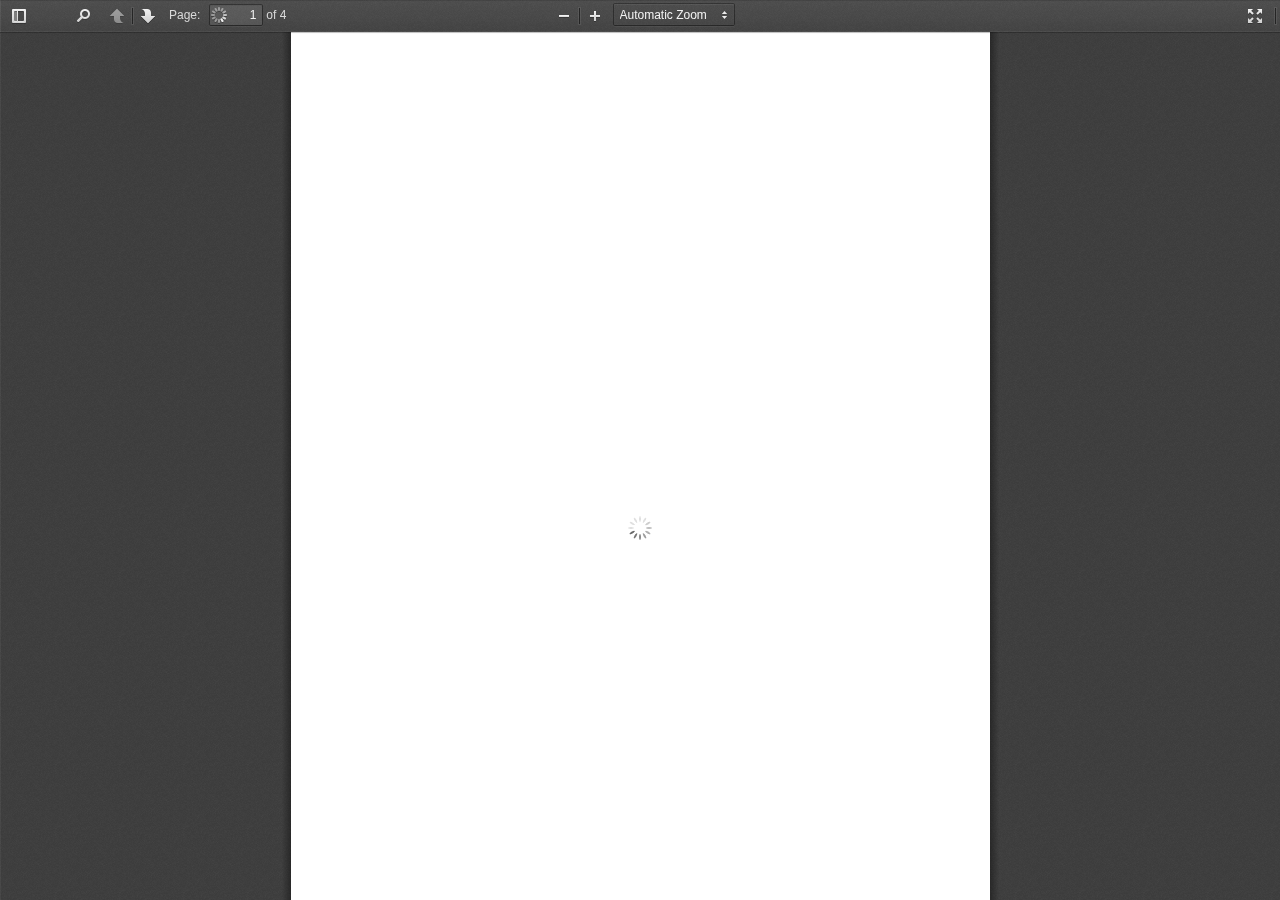
<file: views/##inforgrafico/index.html>
<!DOCTYPE html>
<!--
Copyright 2012 Mozilla Foundation

Licensed under the Apache License, Version 2.0 (the "License");
you may not use this file except in compliance with the License.
You may obtain a copy of the License at

    http://www.apache.org/licenses/LICENSE-2.0

Unless required by applicable law or agreed to in writing, software
distributed under the License is distributed on an "AS IS" BASIS,
WITHOUT WARRANTIES OR CONDITIONS OF ANY KIND, either express or implied.
See the License for the specific language governing permissions and
limitations under the License.

Adobe CMap resources are covered by their own copyright and license:
http://sourceforge.net/adobe/cmap/wiki/License/
-->
<html dir="ltr" mozdisallowselectionprint moznomarginboxes>
  <head>
    <meta charset="utf-8">
    <meta name="viewport" content="width=device-width, initial-scale=1, maximum-scale=1">
    <meta name="google" content="notranslate">
    <title>PDF.js viewer</title>


    <link rel="stylesheet" href="viewer.css"/>

    <script src="compatibility.js"></script>



<!-- This snippet is used in production (included from viewer.html) -->
<link rel="resource" type="application/l10n" href="locale/locale.properties"/>
<script src="l10n.js"></script>
<script src="js/pdf.js"></script>

<script src="js/jquery-1.11.2.min.js"></script>
<script src="js/scorm.jquery.js"></script>
      
      
<script src="js/main.js"></script>



    <script src="debugger.js"></script>
    <script src="viewer.js"></script>

  </head>

  <body tabindex="1" class="loadingInProgress">
    <div id="outerContainer">

      <div id="sidebarContainer">
        <div id="toolbarSidebar">
          <div class="splitToolbarButton toggled">
            <button id="viewThumbnail" class="toolbarButton group toggled" title="Show Thumbnails" tabindex="2" data-l10n-id="thumbs">
               <span data-l10n-id="thumbs_label">Thumbnails</span>
            </button>
            <button id="viewOutline" class="toolbarButton group" title="Show Document Outline" tabindex="3" data-l10n-id="outline">
               <span data-l10n-id="outline_label">Document Outline</span>
            </button>
            <button id="viewAttachments" class="toolbarButton group" title="Show Attachments" tabindex="4" data-l10n-id="attachments">
               <span data-l10n-id="attachments_label">Attachments</span>
            </button>
          </div>
        </div>
        <div id="sidebarContent">
          <div id="thumbnailView">
          </div>
          <div id="outlineView" class="hidden">
          </div>
          <div id="attachmentsView" class="hidden">
          </div>
        </div>
      </div>  <!-- sidebarContainer -->

      <div id="mainContainer">
        <div class="findbar hidden doorHanger hiddenSmallView" id="findbar">
          <label for="findInput" class="toolbarLabel" data-l10n-id="find_label">Find:</label>
          <input id="findInput" class="toolbarField" tabindex="91">
          <div class="splitToolbarButton">
            <button class="toolbarButton findPrevious" title="" id="findPrevious" tabindex="92" data-l10n-id="find_previous">
              <span data-l10n-id="find_previous_label">Previous</span>
            </button>
            <div class="splitToolbarButtonSeparator"></div>
            <button class="toolbarButton findNext" title="" id="findNext" tabindex="93" data-l10n-id="find_next">
              <span data-l10n-id="find_next_label">Next</span>
            </button>
          </div>
          <input type="checkbox" id="findHighlightAll" class="toolbarField">
          <label for="findHighlightAll" class="toolbarLabel" tabindex="94" data-l10n-id="find_highlight">Highlight all</label>
          <input type="checkbox" id="findMatchCase" class="toolbarField">
          <label for="findMatchCase" class="toolbarLabel" tabindex="95" data-l10n-id="find_match_case_label">Match case</label>
          <span id="findMsg" class="toolbarLabel"></span>
        </div>  <!-- findbar -->

        <div id="secondaryToolbar" class="secondaryToolbar hidden doorHangerRight">
          <div id="secondaryToolbarButtonContainer">
            <button id="secondaryPresentationMode" class="secondaryToolbarButton presentationMode visibleLargeView" title="Switch to Presentation Mode" tabindex="51" data-l10n-id="presentation_mode">
              <span data-l10n-id="presentation_mode_label">Presentation Mode</span>
            </button>

            <button id="secondaryOpenFile" class="secondaryToolbarButton openFile visibleLargeView" title="Open File" tabindex="52" data-l10n-id="open_file">
              <span data-l10n-id="open_file_label">Open</span>
            </button>

            <button id="secondaryPrint" class="secondaryToolbarButton print visibleMediumView" title="Print" tabindex="53" data-l10n-id="print">
              <span data-l10n-id="print_label">Print</span>
            </button>

            <button id="secondaryDownload" class="secondaryToolbarButton download visibleMediumView" title="Download" tabindex="54" data-l10n-id="download">
              <span data-l10n-id="download_label">Download</span>
            </button>

            <a href="#" id="secondaryViewBookmark" class="secondaryToolbarButton bookmark visibleSmallView" title="Current view (copy or open in new window)" tabindex="55" data-l10n-id="bookmark">
              <span data-l10n-id="bookmark_label">Current View</span>
            </a>

            <div class="horizontalToolbarSeparator visibleLargeView"></div>

            <button id="firstPage" class="secondaryToolbarButton firstPage" title="Go to First Page" tabindex="56" data-l10n-id="first_page">
              <span data-l10n-id="first_page_label">Go to First Page</span>
            </button>
            <button id="lastPage" class="secondaryToolbarButton lastPage" title="Go to Last Page" tabindex="57" data-l10n-id="last_page">
              <span data-l10n-id="last_page_label">Go to Last Page</span>
            </button>

            <div class="horizontalToolbarSeparator"></div>

            <button id="pageRotateCw" class="secondaryToolbarButton rotateCw" title="Rotate Clockwise" tabindex="58" data-l10n-id="page_rotate_cw">
              <span data-l10n-id="page_rotate_cw_label">Rotate Clockwise</span>
            </button>
            <button id="pageRotateCcw" class="secondaryToolbarButton rotateCcw" title="Rotate Counterclockwise" tabindex="59" data-l10n-id="page_rotate_ccw">
              <span data-l10n-id="page_rotate_ccw_label">Rotate Counterclockwise</span>
            </button>

            <div class="horizontalToolbarSeparator"></div>

            <button id="toggleHandTool" class="secondaryToolbarButton handTool" title="Enable hand tool" tabindex="60" data-l10n-id="hand_tool_enable">
              <span data-l10n-id="hand_tool_enable_label">Enable hand tool</span>
            </button>

            <div class="horizontalToolbarSeparator"></div>

            <button id="documentProperties" class="secondaryToolbarButton documentProperties" title="Document Properties…" tabindex="61" data-l10n-id="document_properties">
              <span data-l10n-id="document_properties_label">Document Properties…</span>
            </button>
          </div>
        </div>  <!-- secondaryToolbar -->

        <div class="toolbar">
          <div id="toolbarContainer">
            <div id="toolbarViewer">
              <div id="toolbarViewerLeft">
                <button id="sidebarToggle" class="toolbarButton" title="Toggle Sidebar" tabindex="11" data-l10n-id="toggle_sidebar">
                  <span data-l10n-id="toggle_sidebar_label">Toggle Sidebar</span>
                </button>
                <div class="toolbarButtonSpacer"></div>
                <button id="viewFind" class="toolbarButton group hiddenSmallView" title="Find in Document" tabindex="12" data-l10n-id="findbar">
                   <span data-l10n-id="findbar_label">Find</span>
                </button>
                <div class="splitToolbarButton">
                  <button class="toolbarButton pageUp" title="Previous Page" id="previous" tabindex="13" data-l10n-id="previous">
                    <span data-l10n-id="previous_label">Previous</span>
                  </button>
                  <div class="splitToolbarButtonSeparator"></div>
                  <button class="toolbarButton pageDown" title="Next Page" id="next" tabindex="14" data-l10n-id="next">
                    <span data-l10n-id="next_label">Next</span>
                  </button>
                </div>
                <label id="pageNumberLabel" class="toolbarLabel" for="pageNumber" data-l10n-id="page_label">Page: </label>
                <input type="number" id="pageNumber" class="toolbarField pageNumber" value="1" size="4" min="1" tabindex="15">
                <span id="numPages" class="toolbarLabel"></span>
              </div>
              <div id="toolbarViewerRight">
                <button id="presentationMode" class="toolbarButton presentationMode hiddenLargeView" title="Switch to Presentation Mode" tabindex="31" data-l10n-id="presentation_mode">
                  <span data-l10n-id="presentation_mode_label">Presentation Mode</span>
                </button>

                <button id="openFile" class="toolbarButton openFile hiddenLargeView hideElement" title="Open File" tabindex="32" data-l10n-id="open_file">
                  <span data-l10n-id="open_file_label">Open</span>
                </button>

                <button id="print" class="toolbarButton print hiddenMediumView hideElement" title="Print" tabindex="33" data-l10n-id="print">
                  <span data-l10n-id="print_label">Print</span>
                </button>

                <button id="download" class="toolbarButton download hiddenMediumView hideElement" title="Download" tabindex="34" data-l10n-id="download">
                  <span data-l10n-id="download_label">Download</span>
                </button>
                <a href="#" id="viewBookmark" class="toolbarButton bookmark hiddenSmallView hideElement" title="Current view (copy or open in new window)" tabindex="35" data-l10n-id="bookmark">
                  <span data-l10n-id="bookmark_label">Current View</span>
                </a>

                <div class="verticalToolbarSeparator hiddenSmallView"></div>

                <button id="secondaryToolbarToggle" class="toolbarButton hideElement" title="Tools" tabindex="36" data-l10n-id="tools">
                  <span data-l10n-id="tools_label">Tools</span>
                </button>
              </div>
              <div class="outerCenter">
                <div class="innerCenter" id="toolbarViewerMiddle">
                  <div class="splitToolbarButton">
                    <button id="zoomOut" class="toolbarButton zoomOut" title="Zoom Out" tabindex="21" data-l10n-id="zoom_out">
                      <span data-l10n-id="zoom_out_label">Zoom Out</span>
                    </button>
                    <div class="splitToolbarButtonSeparator"></div>
                    <button id="zoomIn" class="toolbarButton zoomIn" title="Zoom In" tabindex="22" data-l10n-id="zoom_in">
                      <span data-l10n-id="zoom_in_label">Zoom In</span>
                     </button>
                  </div>
                  <span id="scaleSelectContainer" class="dropdownToolbarButton">
                     <select id="scaleSelect" title="Zoom" tabindex="23" data-l10n-id="zoom">
                      <option id="pageAutoOption" title="" value="auto" selected="selected" data-l10n-id="page_scale_auto">Automatic Zoom</option>
                      <option id="pageActualOption" title="" value="page-actual" data-l10n-id="page_scale_actual">Actual Size</option>
                      <option id="pageFitOption" title="" value="page-fit" data-l10n-id="page_scale_fit">Fit Page</option>
                      <option id="pageWidthOption" title="" value="page-width" data-l10n-id="page_scale_width">Full Width</option>
                      <option id="customScaleOption" title="" value="custom"></option>
                      <option title="" value="0.5" data-l10n-id="page_scale_percent" data-l10n-args='{ "scale": 50 }'>50%</option>
                      <option title="" value="0.75" data-l10n-id="page_scale_percent" data-l10n-args='{ "scale": 75 }'>75%</option>
                      <option title="" value="1" data-l10n-id="page_scale_percent" data-l10n-args='{ "scale": 100 }'>100%</option>
                      <option title="" value="1.25" data-l10n-id="page_scale_percent" data-l10n-args='{ "scale": 125 }'>125%</option>
                      <option title="" value="1.5" data-l10n-id="page_scale_percent" data-l10n-args='{ "scale": 150 }'>150%</option>
                      <option title="" value="2" data-l10n-id="page_scale_percent" data-l10n-args='{ "scale": 200 }'>200%</option>
                      <option title="" value="3" data-l10n-id="page_scale_percent" data-l10n-args='{ "scale": 300 }'>300%</option>
                      <option title="" value="4" data-l10n-id="page_scale_percent" data-l10n-args='{ "scale": 400 }'>400%</option>
                    </select>
                  </span>
                </div>
              </div>
            </div>
            <div id="loadingBar">
              <div class="progress">
                <div class="glimmer">
                </div>
              </div>
            </div>
          </div>
        </div>

        <menu type="context" id="viewerContextMenu">
          <menuitem id="contextFirstPage" label="First Page"
                    data-l10n-id="first_page"></menuitem>
          <menuitem id="contextLastPage" label="Last Page"
                    data-l10n-id="last_page"></menuitem>
          <menuitem id="contextPageRotateCw" label="Rotate Clockwise"
                    data-l10n-id="page_rotate_cw"></menuitem>
          <menuitem id="contextPageRotateCcw" label="Rotate Counter-Clockwise"
                    data-l10n-id="page_rotate_ccw"></menuitem>
        </menu>

        <div id="viewerContainer" tabindex="0">
          <div id="viewer" class="pdfViewer"></div>
        </div>

        <div id="errorWrapper" hidden='true'>
          <div id="errorMessageLeft">
            <span id="errorMessage"></span>
            <button id="errorShowMore" data-l10n-id="error_more_info">
              More Information
            </button>
            <button id="errorShowLess" data-l10n-id="error_less_info" hidden='true'>
              Less Information
            </button>
          </div>
          <div id="errorMessageRight">
            <button id="errorClose" data-l10n-id="error_close">
              Close
            </button>
          </div>
          <div class="clearBoth"></div>
          <textarea id="errorMoreInfo" hidden='true' readonly="readonly"></textarea>
        </div>
      </div> <!-- mainContainer -->

      <div id="overlayContainer" class="hidden">
        <div id="passwordOverlay" class="container hidden">
          <div class="dialog">
            <div class="row">
              <p id="passwordText" data-l10n-id="password_label">Enter the password to open this PDF file:</p>
            </div>
            <div class="row">
              <input type="password" id="password" class="toolbarField" />
            </div>
            <div class="buttonRow">
              <button id="passwordCancel" class="overlayButton"><span data-l10n-id="password_cancel">Cancel</span></button>
              <button id="passwordSubmit" class="overlayButton"><span data-l10n-id="password_ok">OK</span></button>
            </div>
          </div>
        </div>
        <div id="documentPropertiesOverlay" class="container hidden">
          <div class="dialog">
            <div class="row">
              <span data-l10n-id="document_properties_file_name">File name:</span> <p id="fileNameField">-</p>
            </div>
            <div class="row">
              <span data-l10n-id="document_properties_file_size">File size:</span> <p id="fileSizeField">-</p>
            </div>
            <div class="separator"></div>
            <div class="row">
              <span data-l10n-id="document_properties_title">Title:</span> <p id="titleField">-</p>
            </div>
            <div class="row">
              <span data-l10n-id="document_properties_author">Author:</span> <p id="authorField">-</p>
            </div>
            <div class="row">
              <span data-l10n-id="document_properties_subject">Subject:</span> <p id="subjectField">-</p>
            </div>
            <div class="row">
              <span data-l10n-id="document_properties_keywords">Keywords:</span> <p id="keywordsField">-</p>
            </div>
            <div class="row">
              <span data-l10n-id="document_properties_creation_date">Creation Date:</span> <p id="creationDateField">-</p>
            </div>
            <div class="row">
              <span data-l10n-id="document_properties_modification_date">Modification Date:</span> <p id="modificationDateField">-</p>
            </div>
            <div class="row">
              <span data-l10n-id="document_properties_creator">Creator:</span> <p id="creatorField">-</p>
            </div>
            <div class="separator"></div>
            <div class="row">
              <span data-l10n-id="document_properties_producer">PDF Producer:</span> <p id="producerField">-</p>
            </div>
            <div class="row">
              <span data-l10n-id="document_properties_version">PDF Version:</span> <p id="versionField">-</p>
            </div>
            <div class="row">
              <span data-l10n-id="document_properties_page_count">Page Count:</span> <p id="pageCountField">-</p>
            </div>
            <div class="buttonRow">
              <button id="documentPropertiesClose" class="overlayButton"><span data-l10n-id="document_properties_close">Close</span></button>
            </div>
          </div>
        </div>
      </div>  <!-- overlayContainer -->

    </div> <!-- outerContainer -->
    <div id="printContainer"></div>
<div id="mozPrintCallback-shim" hidden>
  <style>
@media print {
  #printContainer div {
    page-break-after: always;
    page-break-inside: avoid;
  }
}
  </style>
  <style scoped>
#mozPrintCallback-shim {
  position: fixed;
  top: 0;
  left: 0;
  height: 100%;
  width: 100%;
  z-index: 9999999;

  display: block;
  text-align: center;
  background-color: rgba(0, 0, 0, 0.5);
}
#mozPrintCallback-shim[hidden] {
  display: none;
}
@media print {
  #mozPrintCallback-shim {
    display: none;
  }
}

#mozPrintCallback-shim .mozPrintCallback-dialog-box {
  display: inline-block;
  margin: -50px auto 0;
  position: relative;
  top: 45%;
  left: 0;
  min-width: 220px;
  max-width: 400px;

  padding: 9px;

  border: 1px solid hsla(0, 0%, 0%, .5);
  border-radius: 2px;
  box-shadow: 0 1px 4px rgba(0, 0, 0, 0.3);

  background-color: #474747;

  color: hsl(0, 0%, 85%);
  font-size: 16px;
  line-height: 20px;
}
#mozPrintCallback-shim .progress-row {
  clear: both;
  padding: 1em 0;
}
#mozPrintCallback-shim progress {
  width: 100%;
}
#mozPrintCallback-shim .relative-progress {
  clear: both;
  float: right;
}
#mozPrintCallback-shim .progress-actions {
  clear: both;
}
  </style>
  <div class="mozPrintCallback-dialog-box">
    <!-- TODO: Localise the following strings -->
    Preparing document for printing...
    <div class="progress-row">
      <progress value="0" max="100"></progress>
      <span class="relative-progress">0%</span>
    </div>
    <div class="progress-actions">
      <input type="button" value="Cancel" class="mozPrintCallback-cancel">
    </div>
  </div>
</div>

  </body>
</html>
</file>
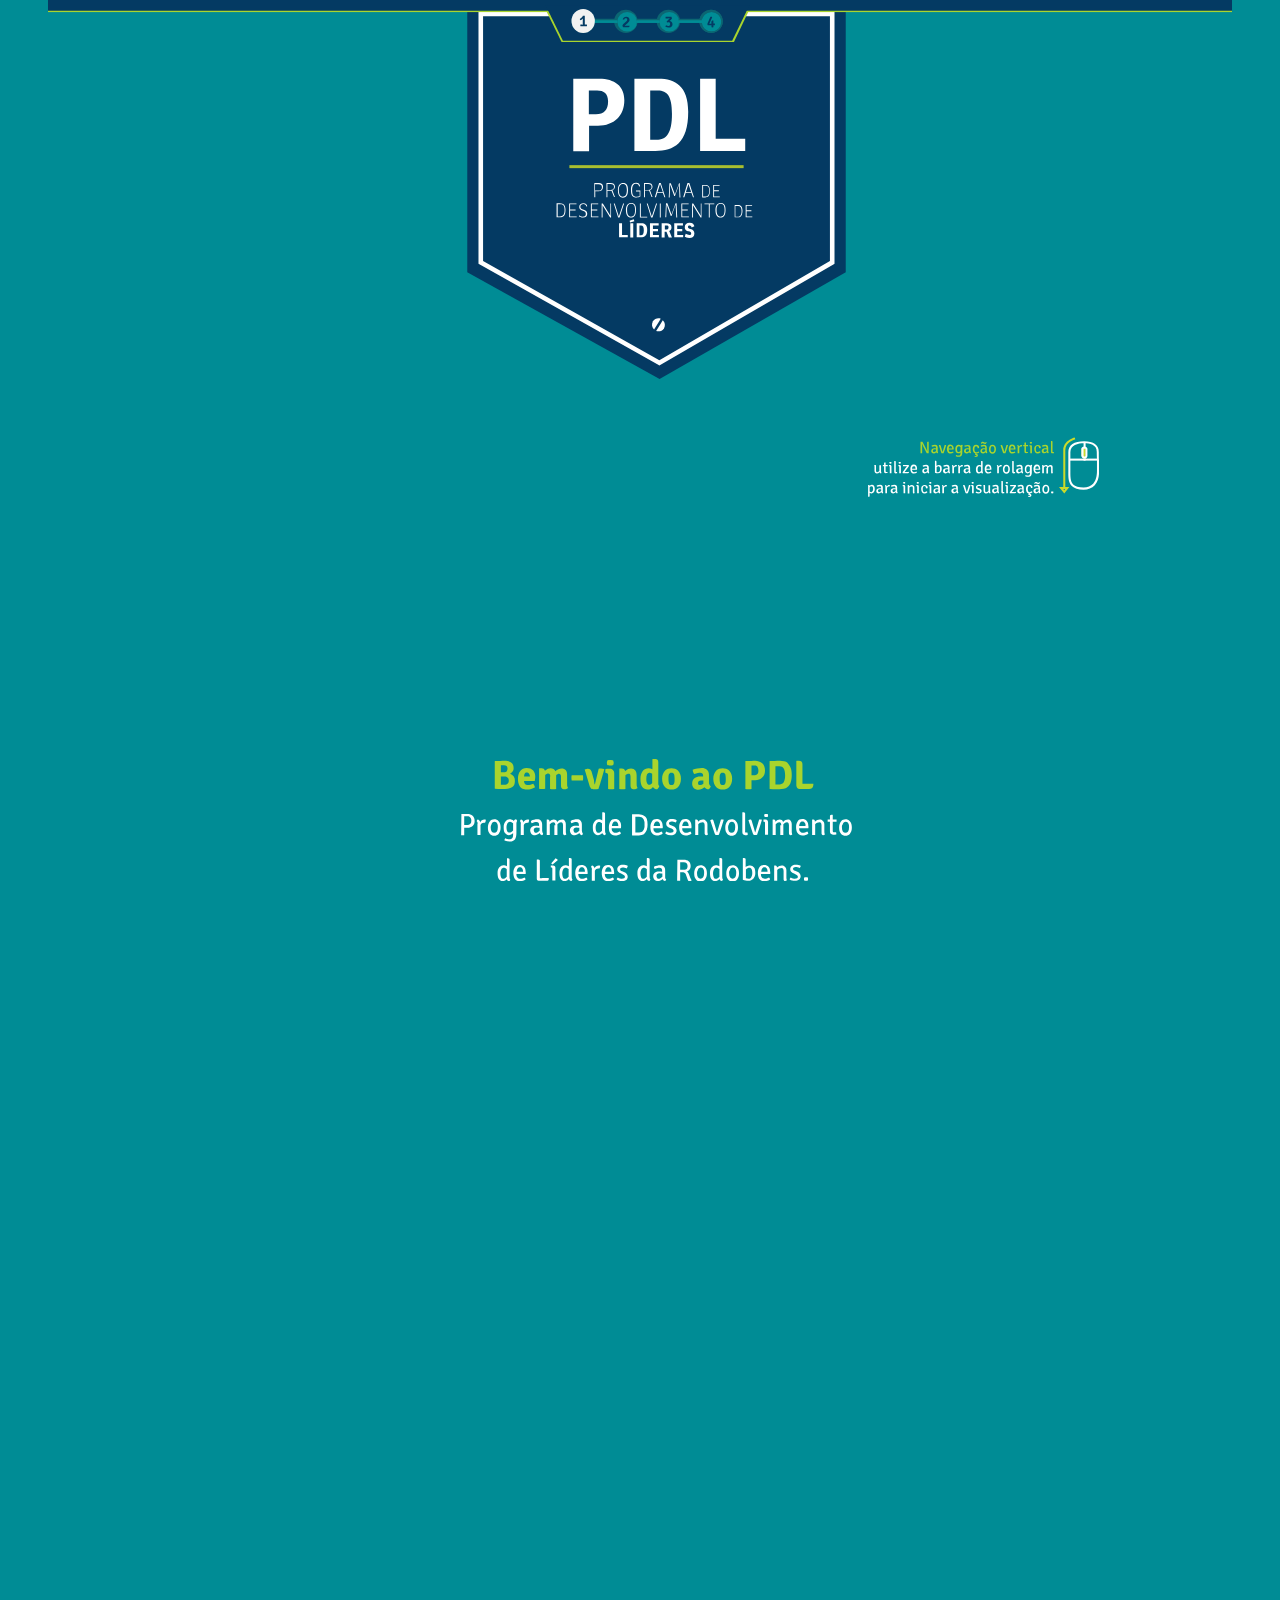
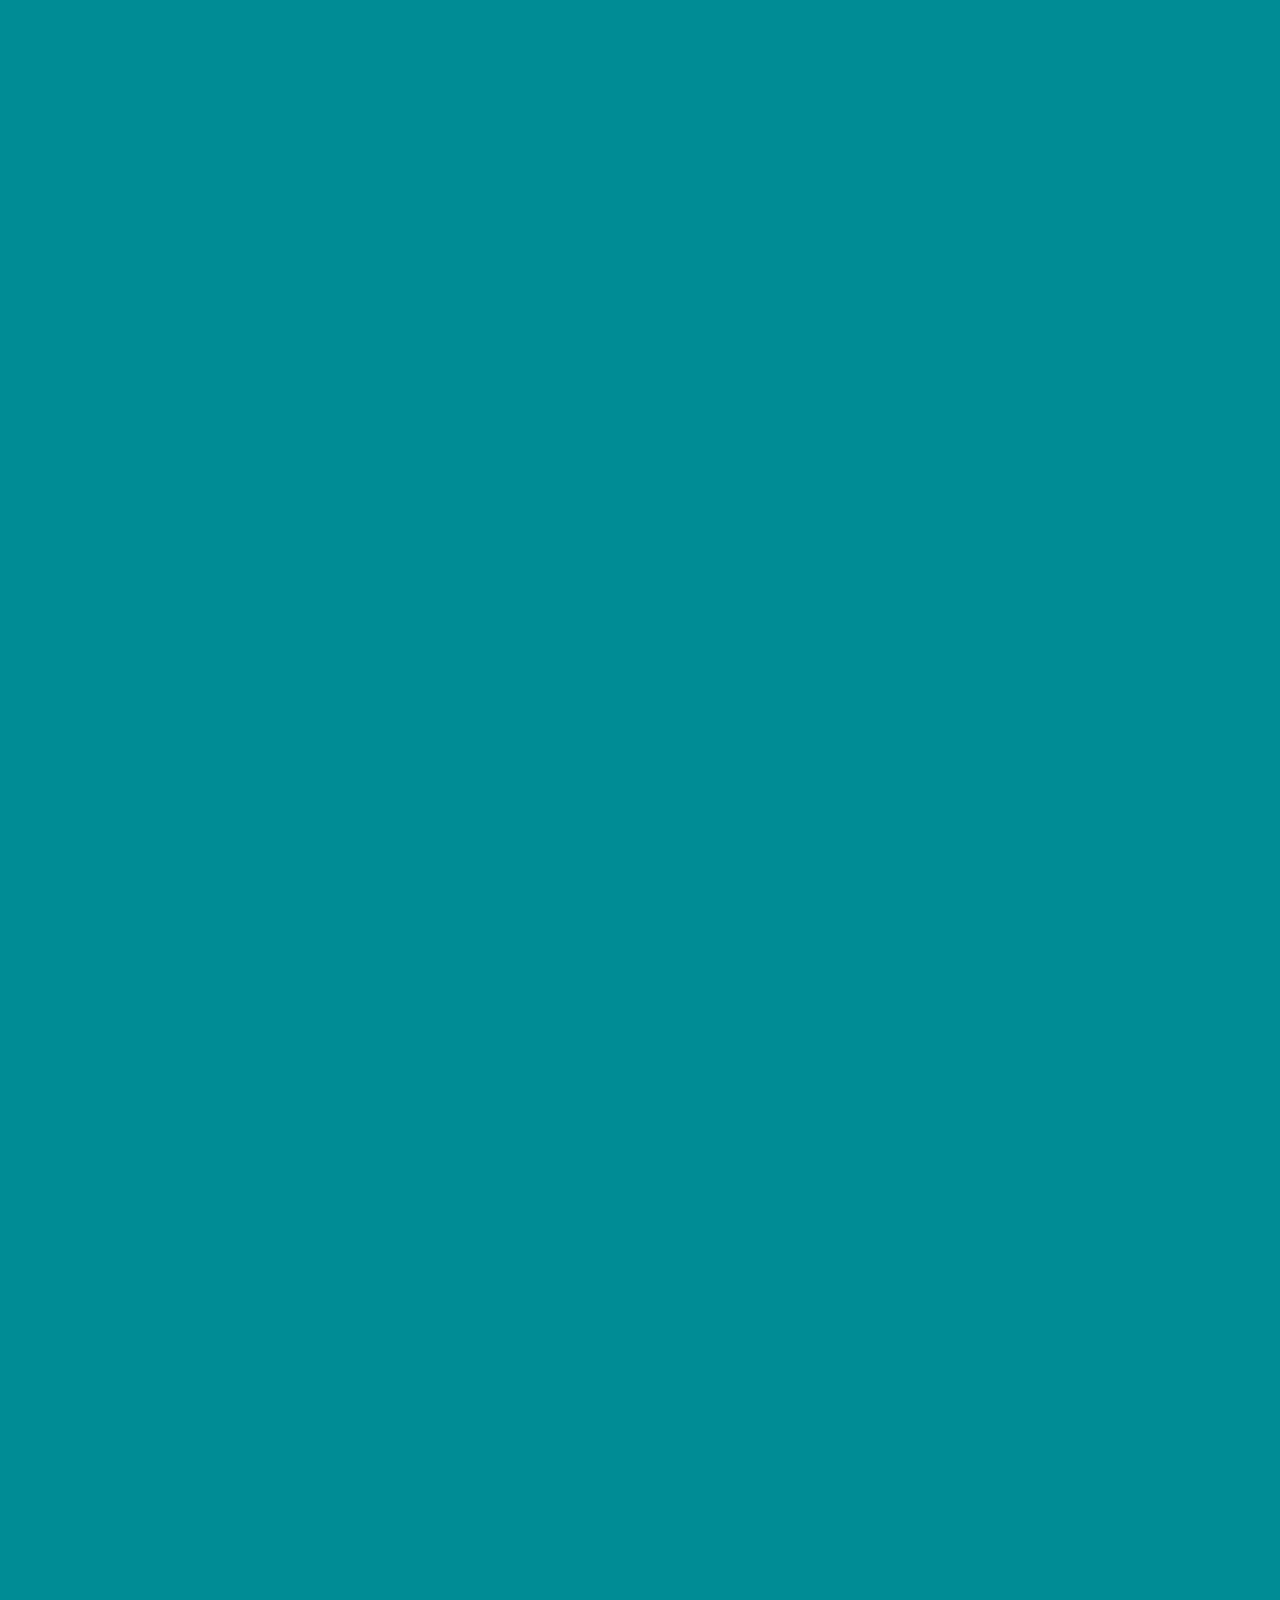
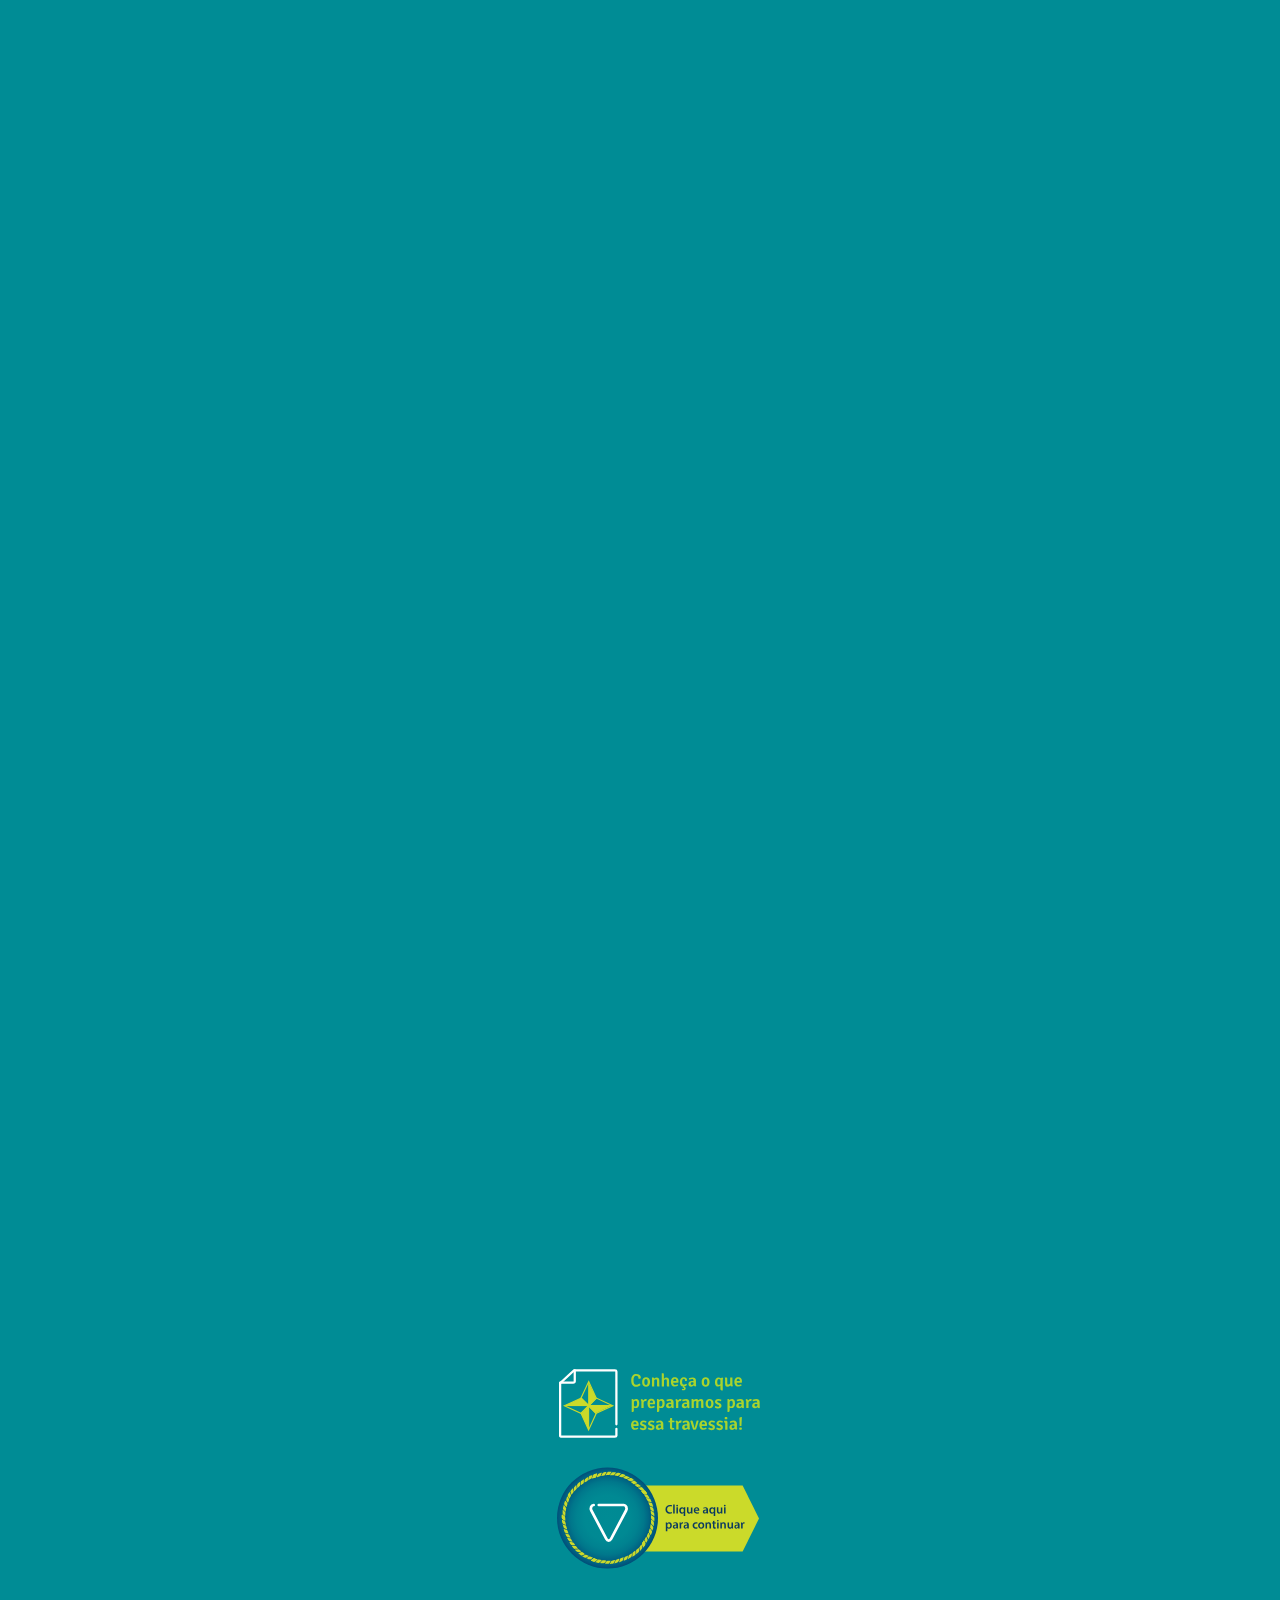
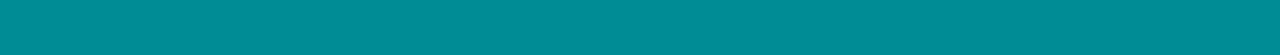
<file: views/infografico/index.html>
<!DOCTYPE html>
<html class="html" lang="pt-BR">
<head>
    <meta charset="UTF-8">
    <meta http-equiv="X-UA-Compatible" content="IE=Edge" />
	<title>index</title>
    <script src="scripts/jquery-1.8.3.min.js" type="text/javascript"></script>
    <script src="scripts/scorm.jquery.js" type="text/javascript"></script>    
    <script src="scripts/main.js" type="text/javascript"></script> 
    
       <script type="text/javascript">
           if(typeof Muse == "undefined") window.Muse = {}; window.Muse.assets = {"required":["museredirect.js", "jquery-1.8.3.min.js", "museutils.js", "jquery.watch.js", "jquery.scrolleffects.js", "index.css"], "outOfDate":[]};
        </script>

          <script src="scripts/museredirect.js?4117159434" type="text/javascript"></script>

          <script type="text/javascript">
          // Muse.Redirect.redirect('desktop', 'tablet/index.html', '', '');
        </script>

          <meta http-equiv="Content-type" content="text/html;charset=UTF-8"/>
          <meta name="generator" content="2014.3.2.295"/>
          <title>Boas-vindas</title>
          <link media="only screen and (max-device-width: 960px)" rel="alternate" href="http://www.rodobenslearningmap.com.br/tablet/index.html"/>
          <!-- CSS -->
          <link rel="stylesheet" type="text/css" href="css/site_global.css?422415861"/>
          <!--link rel="stylesheet" type="text/css" href="css/index.css?195530838" id="pagesheet"/>
          <link rel="stylesheet" type="text/css" href="css/o-programa.css?166082538" id="pagesheet"/>
          <link rel="stylesheet" type="text/css" href="css/ferramentas.css?3949687291" id="pagesheet"/-->
          <!-- Other scripts -->
          <script type="text/javascript">
           document.documentElement.className += ' js';
        </script>   
</head>
<body>
    <div id="container">  
    </div>
</body>
</html>
</file>
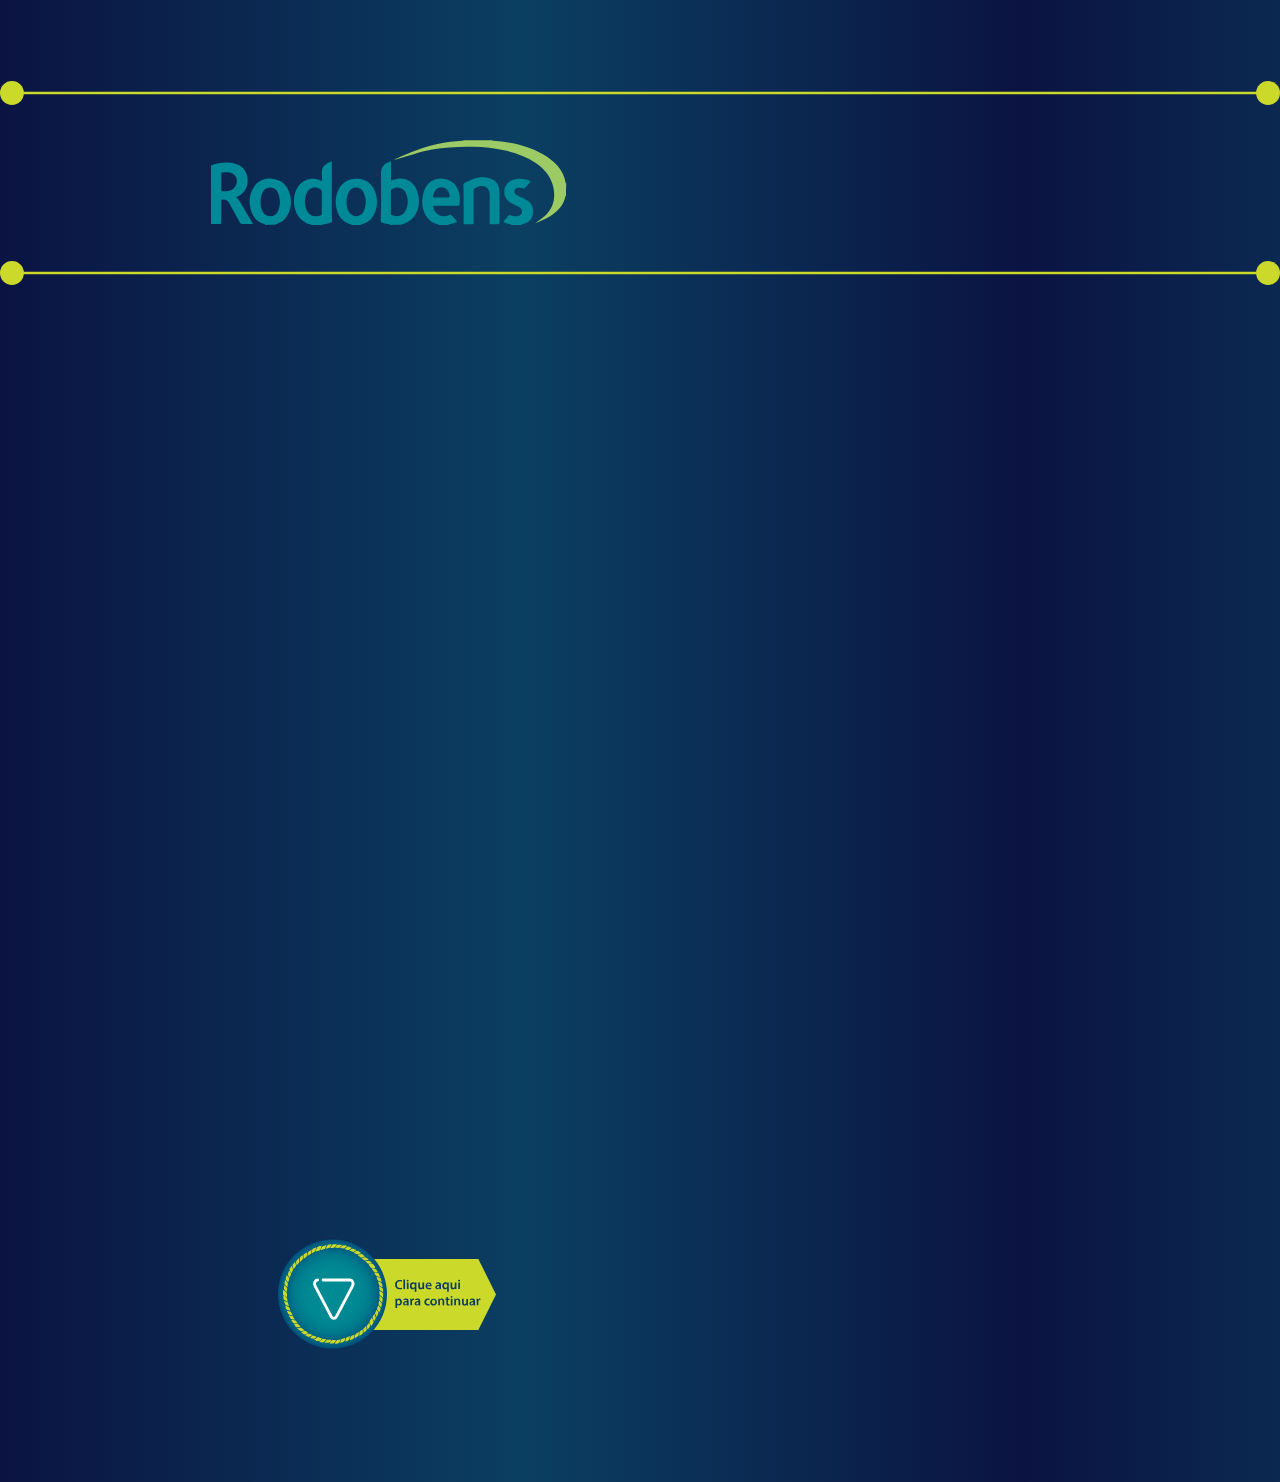
<file: views/infografico/tablet/index.html>
<!DOCTYPE html>
<html class="html" lang="pt-BR">
 <head>

  <script type="text/javascript">
   if(typeof Muse == "undefined") window.Muse = {}; window.Muse.assets = {"required":["museredirect.js", "jquery-1.8.3.min.js", "museutils.js", "jquery.watch.js", "jquery.scrolleffects.js", "index.css"], "outOfDate":[]};
</script>
  
  <script src="../scripts/museredirect.js?4117159434" type="text/javascript"></script>
  
  <script type="text/javascript">
   Muse.Redirect.redirect('tablet', '', '', '');
</script>
  
  <meta http-equiv="Content-type" content="text/html;charset=UTF-8"/>
  <meta name="generator" content="2014.3.2.295"/>
  <title>Início</title>
  <meta name="viewport" content="width=768"/>
  <link rel="canonical" href="http://www.rodobenslearningmap.com.br/index.html"/>
  <!-- CSS -->
  <link rel="stylesheet" type="text/css" href="../css/site_global.css?422415861"/>
  <link rel="stylesheet" type="text/css" href="css/index.css?524505904" id="pagesheet"/>
  <!-- Other scripts -->
  <script type="text/javascript">
   document.documentElement.className += ' js';
</script>
   </head>
 <body>

  <div class="clearfix" id="page"><!-- column -->
   <div class="browser_width colelem" id="u108-bw">
    <img class="svg" id="u108" src="../images/svg%20colado%205146x9.svg" width="100%" height="46" alt="" data-mu-svgfallback="../images/svg%20colado%205146x9_poster_.png"/><!-- svg -->
   </div>
   <img class="svg colelem" id="u102" src="../images/svg%20colado%202627x62.svg" width="725" height="85" alt="" data-mu-svgfallback="../images/svg%20colado%202627x62_poster_.png"/><!-- svg -->
   <div class="browser_width colelem" id="u96-bw">
    <img class="svg" id="u96" src="../images/svg%20colado%205146x9.svg" width="100%" height="46" alt="" data-mu-svgfallback="../images/svg%20colado%205146x9_poster_.png"/><!-- svg -->
   </div>
   <img class="svg ose_pre_init mse_pre_init" id="u121" src="../images/svg%20colado%203474x29.svg" width="449" height="49" alt=""/><!-- svg -->
   <img class="svg mse_pre_init" id="u142" src="../images/svg%20colado%205146x9.svg" width="607" height="46" alt="" data-mu-svgfallback="../images/svg%20colado%205146x9_poster_.png"/><!-- svg -->
   <img class="svg ose_pre_init mse_pre_init" id="u137" src="../images/svg%20colado%202607x28.svg" width="340" height="54" alt=""/><!-- svg -->
   <img class="svg mse_pre_init" id="u145" src="../images/svg%20colado%20224x245.svg" width="224" height="246" alt="" data-mu-svgfallback="../images/svg%20colado%20224x245_poster_.png"/><!-- svg -->
   <img class="svg colelem" id="u164" src="../images/svg%20colado%202248x112.svg" width="218" height="118" alt="" data-mu-svgfallback="../images/svg%20colado%202248x112_poster_.png"/><!-- svg -->
   <div class="verticalspacer"></div>
  </div>
  <!-- JS includes -->
  <script type="text/javascript">
   if (document.location.protocol != 'https:') document.write('\x3Cscript src="http://musecdn2.businesscatalyst.com/scripts/4.0/jquery-1.8.3.min.js" type="text/javascript">\x3C/script>');
</script>
  <script type="text/javascript">
   window.jQuery || document.write('\x3Cscript src="../scripts/jquery-1.8.3.min.js" type="text/javascript">\x3C/script>');
</script>
  <script src="../scripts/museutils.js?521960461" type="text/javascript"></script>
  <script src="../scripts/jquery.watch.js?56779320" type="text/javascript"></script>
  <script src="../scripts/jquery.scrolleffects.js?4038615763" type="text/javascript"></script>
  <!-- Other scripts -->
  <script type="text/javascript">
   $(document).ready(function() { try {
(function(){var a={},b=function(a){if(a.match(/^rgb/))return a=a.replace(/\s+/g,"").match(/([\d\,]+)/gi)[0].split(","),(parseInt(a[0])<<16)+(parseInt(a[1])<<8)+parseInt(a[2]);if(a.match(/^\#/))return parseInt(a.substr(1),16);return 0};(function(){$('link[type="text/css"]').each(function(){var b=($(this).attr("href")||"").match(/\/?css\/([\w\-]+\.css)\?(\d+)/);b&&b[1]&&b[2]&&(a[b[1]]=b[2])})})();(function(){$("body").append('<div class="version" style="display:none; width:1px; height:1px;"></div>');
for(var c=$(".version"),d=0;d<Muse.assets.required.length;){var f=Muse.assets.required[d],g=f.match(/([\w\-\.]+)\.(\w+)$/),k=g&&g[1]?g[1]:null,g=g&&g[2]?g[2]:null;switch(g.toLowerCase()){case "css":k=k.replace(/\W/gi,"_").replace(/^([^a-z])/gi,"_$1");c.addClass(k);var g=b(c.css("color")),h=b(c.css("background-color"));g!=0||h!=0?(Muse.assets.required.splice(d,1),"undefined"!=typeof a[f]&&(g!=a[f]>>>24||h!=(a[f]&16777215))&&Muse.assets.outOfDate.push(f)):d++;c.removeClass(k);break;case "js":k.match(/^jquery-[\d\.]+/gi)&&
typeof $!="undefined"?Muse.assets.required.splice(d,1):d++;break;default:throw Error("Unsupported file type: "+g);}}c.remove();if(Muse.assets.outOfDate.length||Muse.assets.required.length)c="Alguns arquivos no servidor podem estar ausentes ou incorretos. Limpe o cache do navegador e tente novamente. Se o problema persistir, entre em contato com o autor do site.",(d=location&&location.search&&location.search.match&&location.search.match(/muse_debug/gi))&&Muse.assets.outOfDate.length&&(c+="\nOut of date: "+Muse.assets.outOfDate.join(",")),d&&Muse.assets.required.length&&(c+="\nMissing: "+Muse.assets.required.join(",")),alert(c)})()})();/* body */
Muse.Utils.transformMarkupToFixBrowserProblemsPreInit();/* body */
Muse.Utils.prepHyperlinks(true);/* body */
Muse.Utils.resizeHeight()/* resize height */
$('#u121').registerPositionScrollEffect([{"speed":[0,2],"in":[-Infinity,418]},{"speed":[0,1],"in":[418,Infinity]}]);/* scroll effect */
$('#u121').registerOpacityScrollEffect([{"in":[-Infinity,418],"opacity":0,"fade":385},{"in":[418,418],"opacity":100},{"in":[418,Infinity],"opacity":100,"fade":420}]);/* scroll effect */
$('#u142').registerPositionScrollEffect([{"speed":[4,0],"in":[-Infinity,384.45]},{"speed":[0,1],"in":[384.45,Infinity]}]);/* scroll effect */
$('#u137').registerPositionScrollEffect([{"speed":[0,-2],"in":[-Infinity,532]},{"speed":[0,1],"in":[532,Infinity]}]);/* scroll effect */
$('#u137').registerOpacityScrollEffect([{"in":[-Infinity,532],"opacity":0,"fade":319},{"in":[532,532],"opacity":100},{"in":[532,Infinity],"opacity":100,"fade":394}]);/* scroll effect */
$('#u145').registerPositionScrollEffect([{"speed":[1,-1],"in":[-Infinity,842.55]},{"speed":[0,1],"in":[842.55,Infinity]}]);/* scroll effect */
Muse.Utils.fullPage('#page');/* 100% height page */
Muse.Utils.showWidgetsWhenReady();/* body */
Muse.Utils.transformMarkupToFixBrowserProblems();/* body */
} catch(e) { if (e && 'function' == typeof e.notify) e.notify(); else Muse.Assert.fail('Error calling selector function:' + e); }});
</script>
   </body>
</html>
</file>
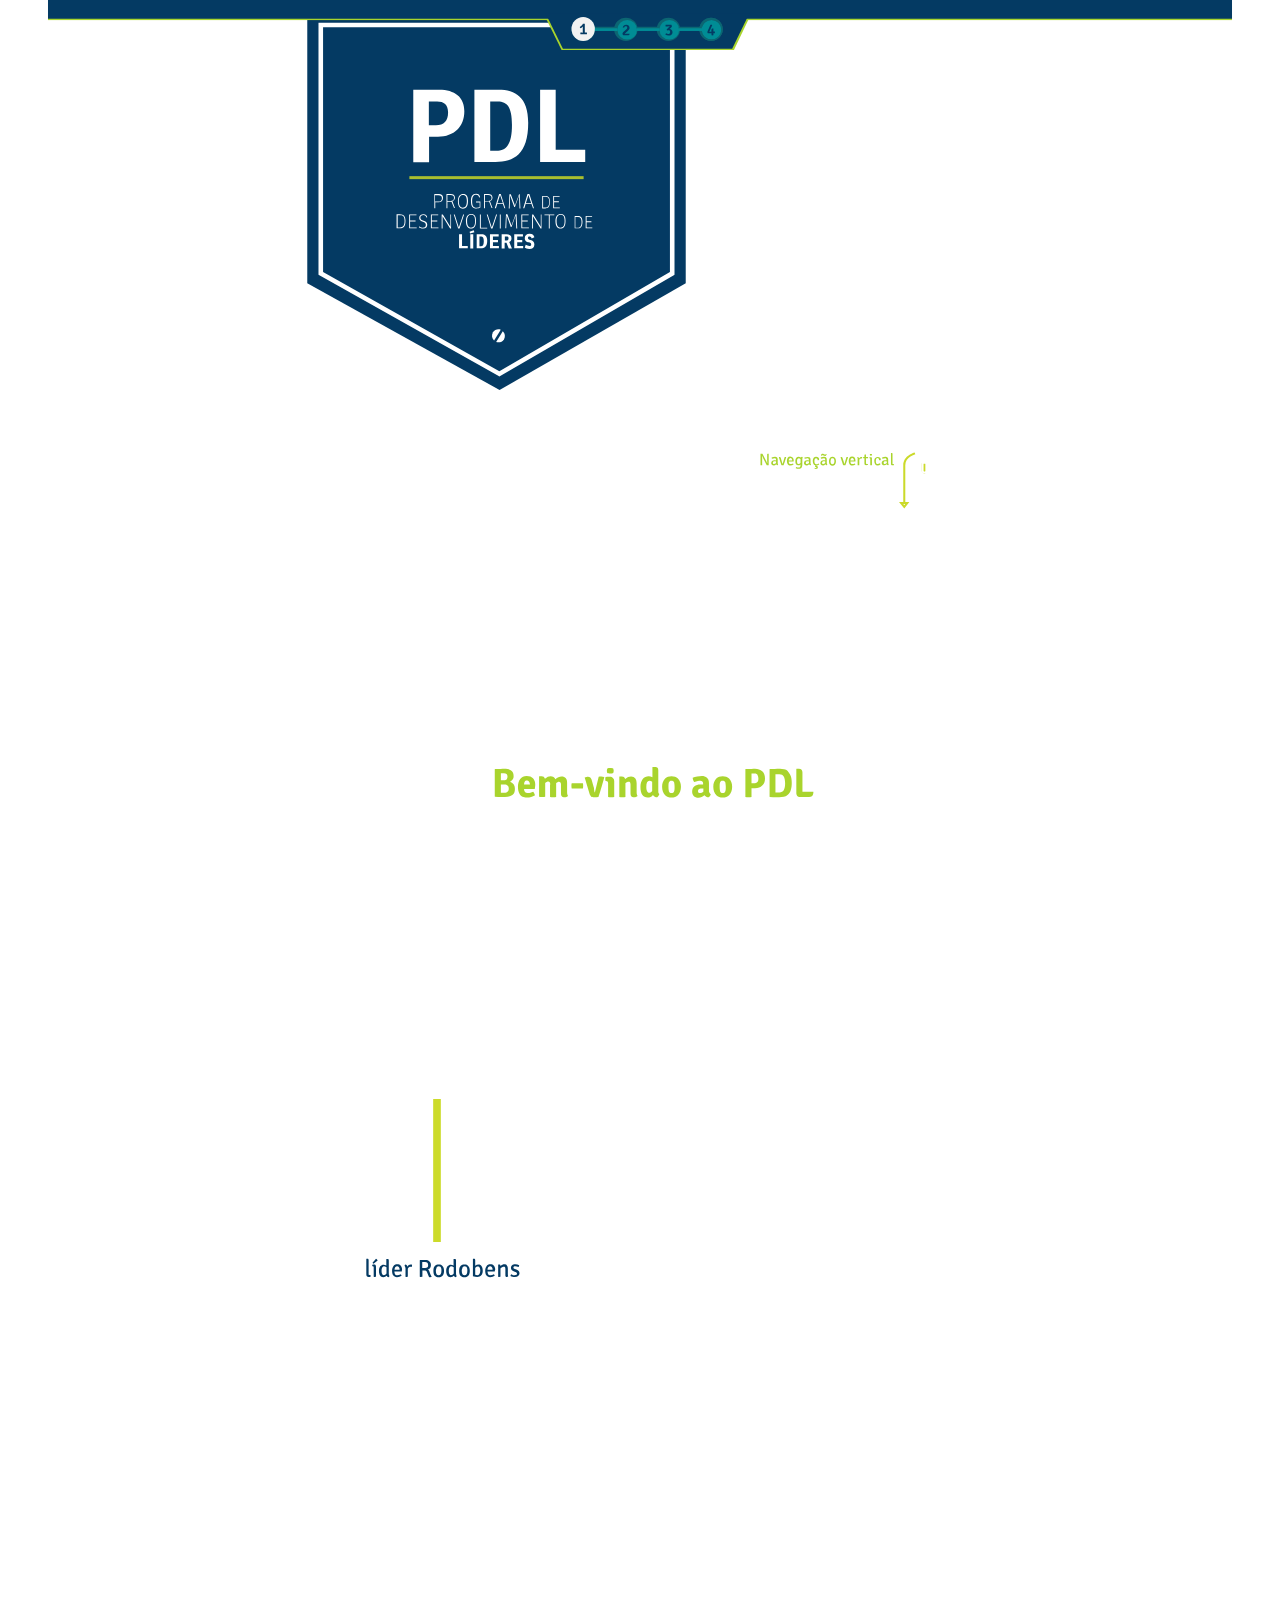
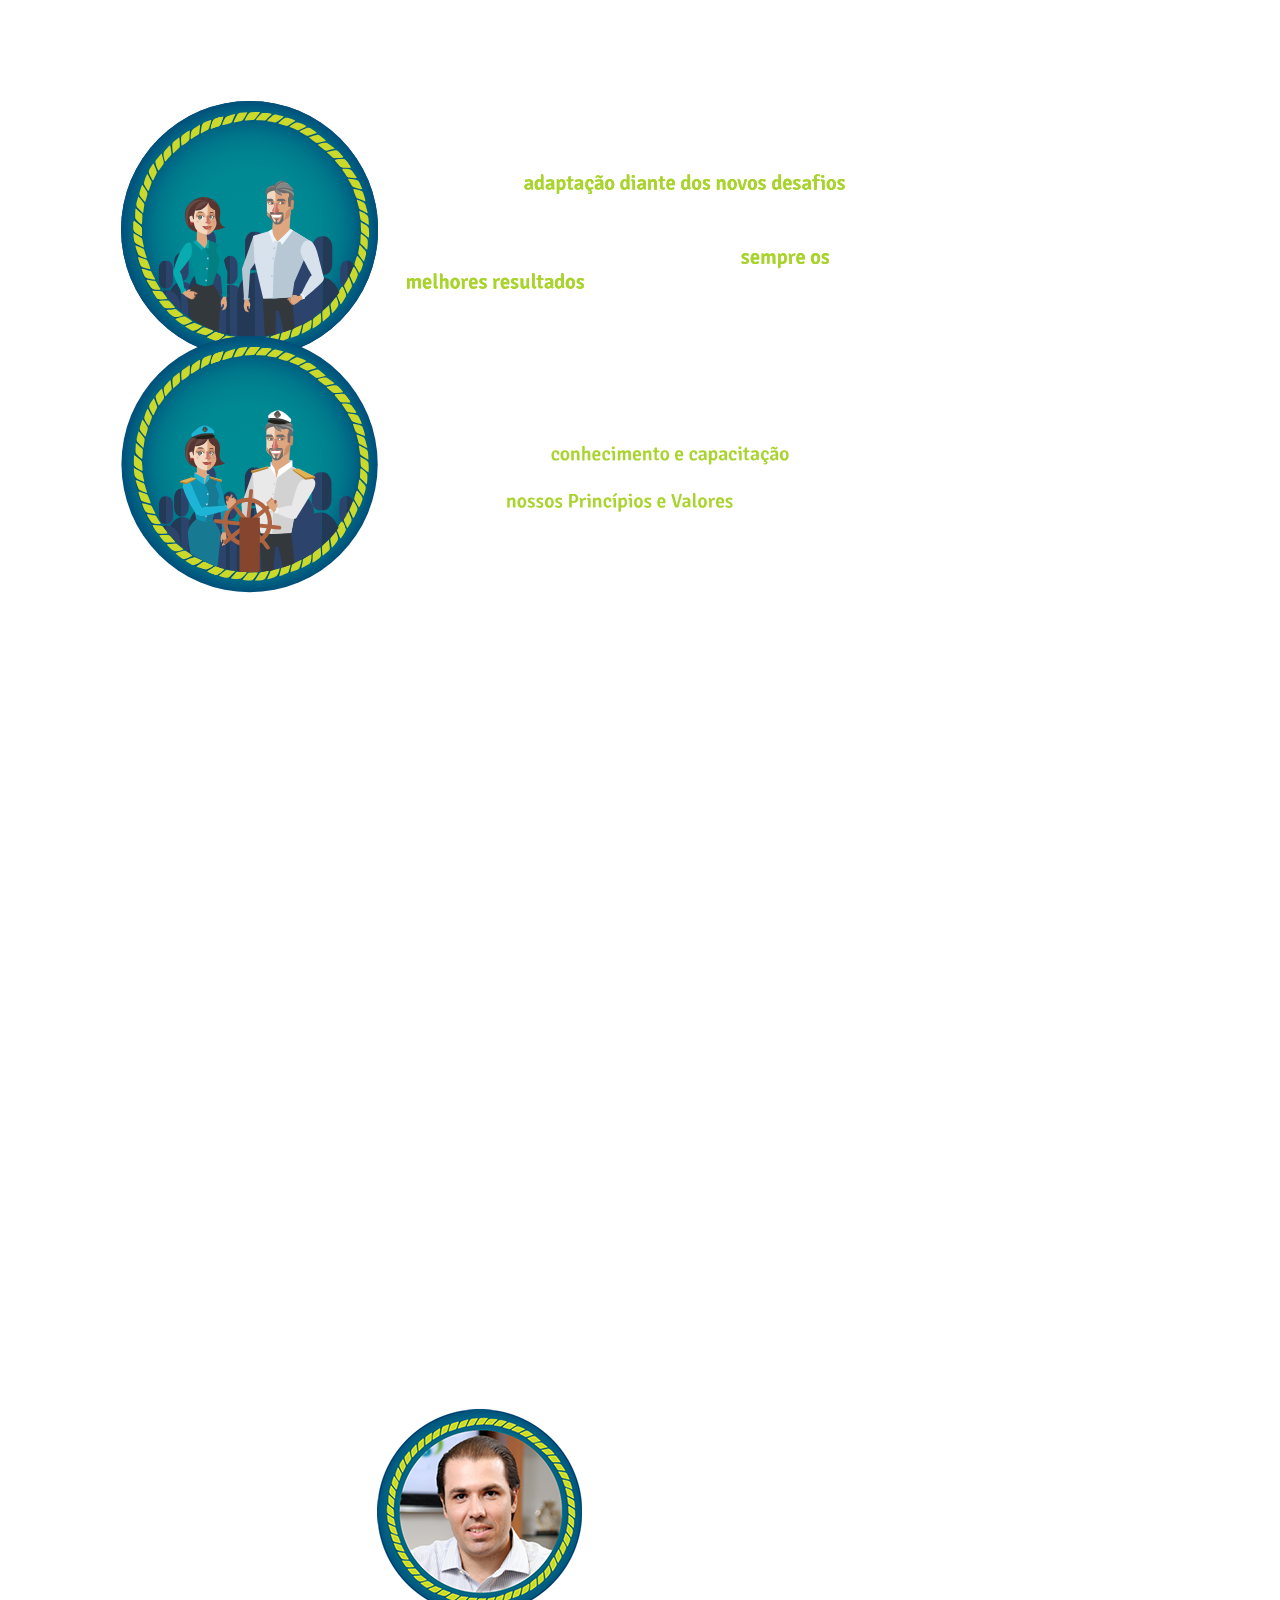
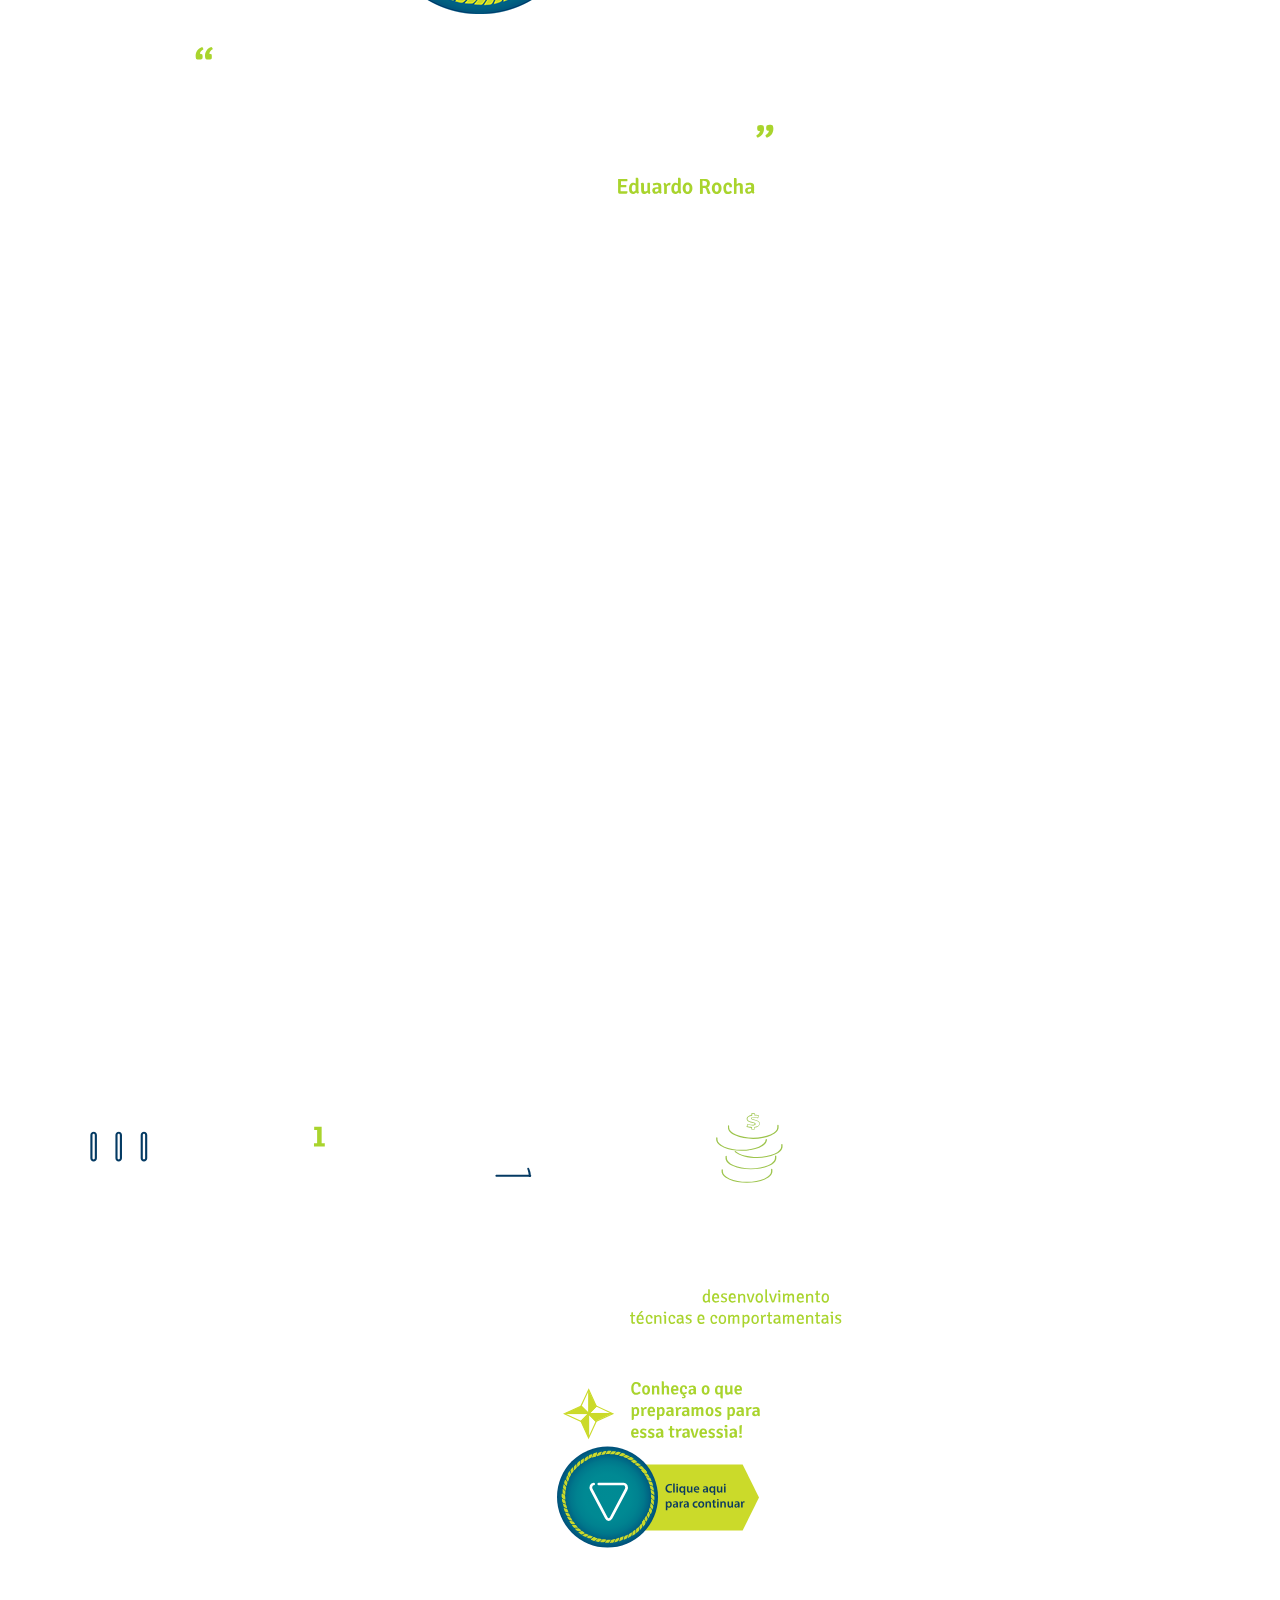
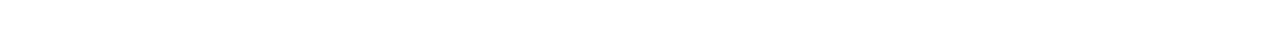
<file: views/infografico/1.html>
<style>

    .version.index /* version checker */
{
	color: #00000B;
	background-color: #A79056;
}

.html
{
	background-color: #008C95;
}

#page
{
	z-index: 1;
	width: 960px;
	min-height: 4782px;
	background-image: none;
	border-style: none;
	border-color: #000000;
	background-color: transparent;
	margin-left: auto;
	margin-right: auto;
}

#page_position_content
{
	margin-top: -37px;
	padding-bottom: 62px;
	width: 0.01px;
}

#pu1196
{
	width: 0.01px;
	padding-bottom: 87px;
	margin-left: -100px;
}

#u1196
{
	z-index: 22;
	min-height: 87px;
}

#u1196-bw
{
	z-index: 22;
	position: fixed;
	left: 0px;
	right: 0px;
	top: -37px;
}

#u1142
{
	z-index: 23;
	width: 24px;
	height: 28px;
	position: fixed;
	top: -28px;
	left: 454px;
}

#u1148
{
	z-index: 24;
	width: 24px;
	height: 28px;
	position: fixed;
	top: -28px;
	left: 497px;
}

#u1149
{
	z-index: 25;
	width: 24px;
	height: 29px;
	position: fixed;
	top: -29px;
	left: 539px;
}

.ie #u1142,.ie #u1148,.ie #u1149
{
	background-color: #FFFFFF;
	opacity: 0.01;
	-ms-filter: "progid:DXImageTransform.Microsoft.Alpha(Opacity=1)";
	filter: alpha(opacity=1);
}

#u1428
{
	z-index: 14;
	position: fixed;
	top: 12px;
	left: 307px;
}

#u1577
{
	z-index: 26;
	position: fixed;
	top: 453px;
	left: 708px;
}

#u1079
{
	z-index: 21;
	position: fixed;
	top: 452px;
	left: 899px;
}

#u1557
{
	z-index: 13;
	margin-left: 301px;
	margin-top: 673px;
	position: relative;
}

#u1336
{
	z-index: 15;
	margin-left: 273px;
	margin-top: 210px;
	position: relative;
}

#u1977
{
	z-index: 6;
	position: fixed;
	top: 1055px;
	left: 294px;
}

#u2237
{
	z-index: 3;
	position: fixed;
	top: 1229px;
	left: 294px;
}

#u1999
{
	z-index: 10;
	position: fixed;
	top: 1701px;
	left: 121px;
}

#u1603
{
	z-index: 9;
	position: fixed;
	top: 1701px;
	left: 121px;
}

#u2002
{
	z-index: 8;
	position: fixed;
	top: 1774px;
	left: 406px;
}

#u1582
{
	z-index: 7;
	position: fixed;
	top: 1774px;
	left: 406px;
}

.js #u1577.ose_pre_init,.js #u1079.ose_pre_init,.js #u1999.ose_pre_init,.js #u1603.ose_pre_init,.js #u2002.ose_pre_init,.js #u1582.ose_pre_init
{
	opacity: 1;
	-ms-filter: "progid:DXImageTransform.Microsoft.Alpha(Opacity=100)";
	filter: alpha(opacity=100);
}

#u1689
{
	z-index: 12;
	position: fixed;
	top: 1936px;
	left: 121px;
}

#u1630
{
	z-index: 11;
	position: fixed;
	top: 2022px;
	left: 407px;
}

#u1982
{
	z-index: 4;
	width: 205px;
	background-color: transparent;
	position: fixed;
	top: 3009px;
	left: 377px;
}

#u2242
{
	z-index: 2;
	position: fixed;
	top: 3247px;
	left: 195px;
}

#u621
{
	z-index: 17;
	position: fixed;
	top: 4309px;
	left: 84px;
}

#u626
{
	z-index: 18;
	position: fixed;
	top: 4307px;
	left: 290px;
}

#u1957
{
	z-index: 28;
	position: fixed;
	top: 4310px;
	left: 716px;
}

#u611
{
	z-index: 16;
	position: fixed;
	top: 4314px;
	left: 479px;
}

#u631
{
	z-index: 19;
	margin-left: 289px;
	margin-top: 3226px;
	position: relative;
}

.js #u1336.ose_pre_init,.js #u1689.ose_pre_init,.js #u1630.ose_pre_init,.js #u1982.ose_pre_init,.js #u631.ose_pre_init
{
	opacity: 0;
	-ms-filter: "progid:DXImageTransform.Microsoft.Alpha(Opacity=0)";
	filter: alpha(opacity=0);
}

#u1625
{
	z-index: 27;
	margin-left: 399px;
	margin-top: 28px;
	position: relative;
}

#u644
{
	z-index: 20;
	overflow: hidden;
	margin-left: 397px;
	margin-top: 29px;
	position: relative;
}

body
{
	position: relative;
	min-width: 960px;
	padding-top: 36px;
	padding-bottom: 23px;
}

#page .verticalspacer
{
	clear: both;
}



</style> 
 
 <body>
    
    
  <div class="clearfix" id="page"><!-- column -->
   <div class="position_content" id="page_position_content">
    <div class="clearfix colelem" id="pu1196"><!-- group -->
     <div class="browser_width mse_pre_init" id="u1196-bw">
      <img class="svg btn1" id="u1196" src="images/svg%20colado%20871x64.svg" width="100%" height="87" alt="" data-mu-svgfallback="images/svg%20colado%20871x64_poster_.png"/><!-- svg -->
     </div>
     <a class="nonblock nontext mse_pre_init btn2" id="u1142" href="#"><!-- simple frame --></a>
     <a class="nonblock nontext mse_pre_init btn3" id="u1148" href="#"><!-- simple frame --></a>
     <a class="nonblock nontext mse_pre_init btn4" id="u1149" href="#"><!-- simple frame --></a>
    </div>
    <img class="svg mse_pre_init" id="u1428" src="images/svg%20colado%201653x165.svg" width="379" height="378" alt="" data-mu-svgfallback="images/svg%20colado%201653x165_poster_.png"/><!-- svg -->
    <img class="svg ose_pre_init mse_pre_init" id="u1577" src="images/svg%20colado%201337x40.svg" width="186" height="56" alt="" data-mu-svgfallback="images/svg%20colado%201337x40_poster_.png"/><!-- svg -->
    <img class="svg ose_pre_init mse_pre_init" id="u1079" src="images/svg%20colado%20197x27.svg" width="40" height="57" alt="" data-mu-svgfallback="images/svg%20colado%20197x27_poster_.png"/><!-- svg -->
    <img class="svg colelem" id="u1557" src="images/svg%20colado%201534x47.svg" width="391" height="122" alt="" data-mu-svgfallback="images/svg%20colado%201534x47_poster_.png"/><!-- svg -->
    <img class="svg ose_pre_init colelem" id="u1336" src="images/svg%20colado%206x112.svg" width="8" height="143" alt="" data-mu-svgfallback="images/svg%20colado%206x112_poster_.png"/><!-- svg -->
    <img class="svg mse_pre_init" id="u1977" src="images/svg%20colado%202039x69.svg" width="415" height="141" alt="" data-mu-svgfallback="images/svg%20colado%202039x69_poster_.png"/><!-- svg -->
    <img class="svg mse_pre_init" id="u2237" src="images/svg%20colado%202427x31.svg" width="398" height="52" alt="" data-mu-svgfallback="images/svg%20colado%202427x31_poster_.png"/><!-- svg -->
    <img class="svg ose_pre_init mse_pre_init" id="u1999" src="images/svg%20colado%201823x186.svg" width="257" height="263" alt="" data-mu-svgfallback="images/svg%20colado%201823x186_poster_.png"/><!-- svg -->
    <img class="svg ose_pre_init mse_pre_init" id="u1603" src="images/svg%20colado%201823x186.svg" width="257" height="263" alt="" data-mu-svgfallback="images/svg%20colado%201823x186_poster_.png"/><!-- svg -->
    <img class="svg ose_pre_init mse_pre_init" id="u2002" src="images/svg%20colado%202588x66.svg" width="444" height="115" alt="" data-mu-svgfallback="images/svg%20colado%202588x66_poster_.png"/><!-- svg -->
    <img class="svg ose_pre_init mse_pre_init" id="u1582" src="images/svg%20colado%202588x66.svg" width="444" height="115" alt="" data-mu-svgfallback="images/svg%20colado%202588x66_poster_.png"/><!-- svg -->
    <img class="svg ose_pre_init mse_pre_init" id="u1689" src="images/svg%20colado%201823x187.svg" width="257" height="263" alt=""/><!-- svg -->
    <img class="svg ose_pre_init mse_pre_init" id="u1630" src="images/svg%20colado%202674x54.svg" width="438" height="90" alt=""/><!-- svg -->
    <div class="clip_frame ose_pre_init mse_pre_init" id="u1982"><!-- image -->
     <img class="block" id="u1982_img" src="images/rodobens_learning%20map-56.png" alt="" width="205" height="205"/>
    </div>
    <img class="svg mse_pre_init" id="u2242" src="images/svg%20colado%203211x81.svg" width="579" height="147" alt="" data-mu-svgfallback="images/svg%20colado%203211x81_poster_.png"/><!-- svg -->
    <img class="svg mse_pre_init" id="u621" src="images/svg%20colado%20861x35.svg" width="166" height="68" alt="" data-mu-svgfallback="images/svg%20colado%20861x35_poster_.png"/><!-- svg -->
    <img class="svg mse_pre_init" id="u626" src="images/svg%20colado%20758x36.svg" width="149" height="73" alt="" data-mu-svgfallback="images/svg%20colado%20758x36_poster_.png"/><!-- svg -->
    <img class="svg mse_pre_init" id="u1957" src="images/svg%20colado%201202x44.svg" width="197" height="73" alt="" data-mu-svgfallback="images/svg%20colado%201202x44_poster_.png"/><!-- svg -->
    <img class="svg mse_pre_init" id="u611" src="images/svg%20colado%2097x30.svg" width="197" height="63" alt="" data-mu-svgfallback="images/svg%20colado%2097x30_poster_.png"/><!-- svg -->
    <img class="svg ose_pre_init colelem" id="u631" src="images/svg%20colado%202529x54.svg" width="419" height="81" alt=""/><!-- svg -->
    <img class="svg colelem" id="u1625" src="images/svg%20colado%20178.svg" width="201" height="69" alt="" data-mu-svgfallback="images/svg%20colado%20178_poster_.png"/><!-- svg -->
    <a class="nonblock nontext colelem btn2" id="u644" href="#"><!-- svg --><img class="svg" src="images/svg%20colado%202248x1122.svg" width="202" height="102" alt="" data-mu-svgfallback="images/svg%20colado%202248x112_poster_2.png"/></a>
    <div class="verticalspacer"></div>
   </div>
  </div>
  <!-- JS includes -->
  <script type="text/javascript">
   //if (document.location.protocol != 'https:') document.write('\x3Cscript src="http://musecdn2.businesscatalyst.com/scripts/4.0/jquery-1.8.3.min.js" type="text/javascript">\x3C/script>');
</script>
  <script type="text/javascript">
  // window.jQuery || document.write('\x3Cscript src="scripts/jquery-1.8.3.min.js" type="text/javascript">\x3C/script>');
</script>
  <script src="scripts/museutils.js?521960461" type="text/javascript"></script>
  <script src="scripts/jquery.scrolleffects.js?4038615763" type="text/javascript"></script>
  <script src="scripts/jquery.watch.js?56779320" type="text/javascript"></script>
  <!-- Other scripts -->
  <script type="text/javascript">
   $(document).ready(function() { try {
(function(){var a={},b=function(a){if(a.match(/^rgb/))return a=a.replace(/\s+/g,"").match(/([\d\,]+)/gi)[0].split(","),(parseInt(a[0])<<16)+(parseInt(a[1])<<8)+parseInt(a[2]);if(a.match(/^\#/))return parseInt(a.substr(1),16);return 0};(function(){$('link[type="text/css"]').each(function(){var b=($(this).attr("href")||"").match(/\/?css\/([\w\-]+\.css)\?(\d+)/);b&&b[1]&&b[2]&&(a[b[1]]=b[2])})})();(function(){$("body").append('<div class="version" style="display:none; width:1px; height:1px;"></div>');
for(var c=$(".version"),d=0;d<Muse.assets.required.length;){var f=Muse.assets.required[d],g=f.match(/([\w\-\.]+)\.(\w+)$/),k=g&&g[1]?g[1]:null,g=g&&g[2]?g[2]:null;switch(g.toLowerCase()){case "css":k=k.replace(/\W/gi,"_").replace(/^([^a-z])/gi,"_$1");c.addClass(k);var g=b(c.css("color")),h=b(c.css("background-color"));g!=0||h!=0?(Muse.assets.required.splice(d,1),"undefined"!=typeof a[f]&&(g!=a[f]>>>24||h!=(a[f]&16777215))&&Muse.assets.outOfDate.push(f)):d++;c.removeClass(k);break;case "js":k.match(/^jquery-[\d\.]+/gi)&&
typeof $!="undefined"?Muse.assets.required.splice(d,1):d++;break;default:throw Error("Unsupported file type: "+g);}}c.remove();if(Muse.assets.outOfDate.length||Muse.assets.required.length)c="Alguns arquivos no servidor podem estar ausentes ou incorretos. Limpe o cache do navegador e tente novamente. Se o problema persistir, entre em contato com o autor do site.",(d=location&&location.search&&location.search.match&&location.search.match(/muse_debug/gi))&&Muse.assets.outOfDate.length&&(c+="\nOut of date: "+Muse.assets.outOfDate.join(",")),d&&Muse.assets.required.length&&(c+="\nMissing: "+Muse.assets.required.join(",")),alert(c)})()})();
/* body */
Muse.Utils.transformMarkupToFixBrowserProblemsPreInit();/* body */
Muse.Utils.prepHyperlinks(true);/* body */
$('#u1196-bw').registerPositionScrollEffect([{"speed":[null,0],"in":[-Infinity,44]},{"speed":[null,0],"in":[44,Infinity]}]);/* scroll effect */
Muse.Utils.resizeHeight()/* resize height */
$('#u1142').registerPositionScrollEffect([{"speed":[0,0],"in":[-Infinity,1.35]},{"speed":[0,0],"in":[1.35,Infinity]}]);/* scroll effect */
$('#u1148').registerPositionScrollEffect([{"speed":[0,0],"in":[-Infinity,1.35]},{"speed":[0,0],"in":[1.35,Infinity]}]);/* scroll effect */
$('#u1149').registerPositionScrollEffect([{"speed":[0,0],"in":[-Infinity,0.35]},{"speed":[0,0],"in":[0.35,Infinity]}]);/* scroll effect */
$('#u1428').registerPositionScrollEffect([{"speed":[0,0],"in":[-Infinity,47]},{"speed":[0,0.5],"in":[47,Infinity]}]);/* scroll effect */
$('#u1577').registerPositionScrollEffect([{"speed":[0,0],"in":[-Infinity,47.75]},{"speed":[0,0],"in":[47.75,Infinity]}]);/* scroll effect */
$('#u1577').registerOpacityScrollEffect([{"in":[-Infinity,47.75],"opacity":100,"fade":50},{"in":[47.75,47.75],"opacity":100},{"in":[47.75,Infinity],"opacity":0,"fade":199.25}]);/* scroll effect */
$('#u1079').registerPositionScrollEffect([{"speed":[0,0],"in":[-Infinity,51.02]},{"speed":[0,0],"in":[51.02,Infinity]}]);/* scroll effect */
$('#u1079').registerOpacityScrollEffect([{"in":[-Infinity,51.02],"opacity":100,"fade":50},{"in":[51.02,51.02],"opacity":100},{"in":[51.02,Infinity],"opacity":0,"fade":194.4}]);/* scroll effect */
$('#u1336').registerOpacityScrollEffect([{"in":[-Infinity,870],"opacity":0,"fade":115},{"in":[870,870],"opacity":100},{"in":[870,Infinity],"opacity":100,"fade":50}]);/* scroll effect */
$('#u1977').registerPositionScrollEffect([{"speed":[-3,1],"in":[-Infinity,837]},{"speed":[0,1],"in":[837,Infinity]}]);/* scroll effect */
$('#u2237').registerPositionScrollEffect([{"speed":[3,1],"in":[-Infinity,960.15]},{"speed":[0,1],"in":[960.15,Infinity]}]);/* scroll effect */
$('#u1999').registerPositionScrollEffect([{"speed":[4,0],"in":[-Infinity,1545.25]},{"speed":[0,0],"in":[1545.25,Infinity]}]);/* scroll effect */
$('#u1999').registerOpacityScrollEffect([{"in":[-Infinity,1545.25],"opacity":100,"fade":192},{"in":[1545.25,1545.25],"opacity":100},{"in":[1545.25,Infinity],"opacity":0,"fade":246.75}]);/* scroll effect */
$('#u1603').registerPositionScrollEffect([{"speed":[4,0],"in":[-Infinity,1545.61]},{"speed":[0,0],"in":[1545.61,Infinity]}]);/* scroll effect */
$('#u1603').registerOpacityScrollEffect([{"in":[-Infinity,1545.61],"opacity":100,"fade":192},{"in":[1545.61,1545.61],"opacity":100},{"in":[1545.61,Infinity],"opacity":0,"fade":247.75}]);/* scroll effect */
$('#u2002').registerPositionScrollEffect([{"speed":[5,0],"in":[-Infinity,1545]},{"speed":[0,0],"in":[1545,Infinity]}]);/* scroll effect */
$('#u2002').registerOpacityScrollEffect([{"in":[-Infinity,1545],"opacity":100,"fade":199},{"in":[1545,1545],"opacity":100},{"in":[1545,Infinity],"opacity":0,"fade":247}]);/* scroll effect */
$('#u1582').registerPositionScrollEffect([{"speed":[5,0],"in":[-Infinity,1545]},{"speed":[0,0],"in":[1545,Infinity]}]);/* scroll effect */
$('#u1582').registerOpacityScrollEffect([{"in":[-Infinity,1545],"opacity":100,"fade":199},{"in":[1545,1545],"opacity":100},{"in":[1545,Infinity],"opacity":0,"fade":248}]);/* scroll effect */
$('#u1689').registerPositionScrollEffect([{"speed":[0,0],"in":[-Infinity,1779]},{"speed":[0,0.5],"in":[1779,Infinity]}]);/* scroll effect */
$('#u1689').registerOpacityScrollEffect([{"in":[-Infinity,1779],"opacity":0,"fade":171},{"in":[1779,1779],"opacity":100},{"in":[1779,Infinity],"opacity":100,"fade":685}]);/* scroll effect */
$('#u1630').registerPositionScrollEffect([{"speed":[0,0],"in":[-Infinity,1779]},{"speed":[0,0.5],"in":[1779,Infinity]}]);/* scroll effect */
$('#u1630').registerOpacityScrollEffect([{"in":[-Infinity,1779],"opacity":0,"fade":176},{"in":[1779,1779],"opacity":100},{"in":[1779,Infinity],"opacity":100,"fade":692}]);/* scroll effect */
$('#u1982').registerPositionScrollEffect([{"speed":[1,0],"in":[-Infinity,2840]},{"speed":[0,0.5],"in":[2840,Infinity]}]);/* scroll effect */
$('#u1982').registerOpacityScrollEffect([{"in":[-Infinity,2840],"opacity":0,"fade":105},{"in":[2840,2840],"opacity":100},{"in":[2840,Infinity],"opacity":100,"fade":283}]);/* scroll effect */
$('#u2242').registerPositionScrollEffect([{"speed":[2,0],"in":[-Infinity,2905]},{"speed":[0,0.4],"in":[2905,Infinity]}]);/* scroll effect */
$('#u621').registerPositionScrollEffect([{"speed":[3,1],"in":[-Infinity,4126.73]},{"speed":[0,1],"in":[4126.73,Infinity]}]);/* scroll effect */
$('#u626').registerPositionScrollEffect([{"speed":[5,1],"in":[-Infinity,4047]},{"speed":[0,1],"in":[4047,Infinity]}]);/* scroll effect */
$('#u1957').registerPositionScrollEffect([{"speed":[-3,1],"in":[-Infinity,4123]},{"speed":[0,1],"in":[4123,Infinity]}]);/* scroll effect */
$('#u611').registerPositionScrollEffect([{"speed":[-4,1],"in":[-Infinity,4052]},{"speed":[0,1],"in":[4052,Infinity]}]);/* scroll effect */
$('#u631').registerOpacityScrollEffect([{"in":[-Infinity,4155],"opacity":0,"fade":189},{"in":[4155,4155],"opacity":100},{"in":[4155,Infinity],"opacity":100,"fade":194}]);/* scroll effect */
Muse.Utils.fullPage('#page');/* 100% height page */
Muse.Utils.showWidgetsWhenReady();/* body */
Muse.Utils.transformMarkupToFixBrowserProblems();/* body */
} catch(e) { if (e && 'function' == typeof e.notify) e.notify(); else Muse.Assert.fail('Error calling selector function:' + e); }});
</script>
   </body>
</file>
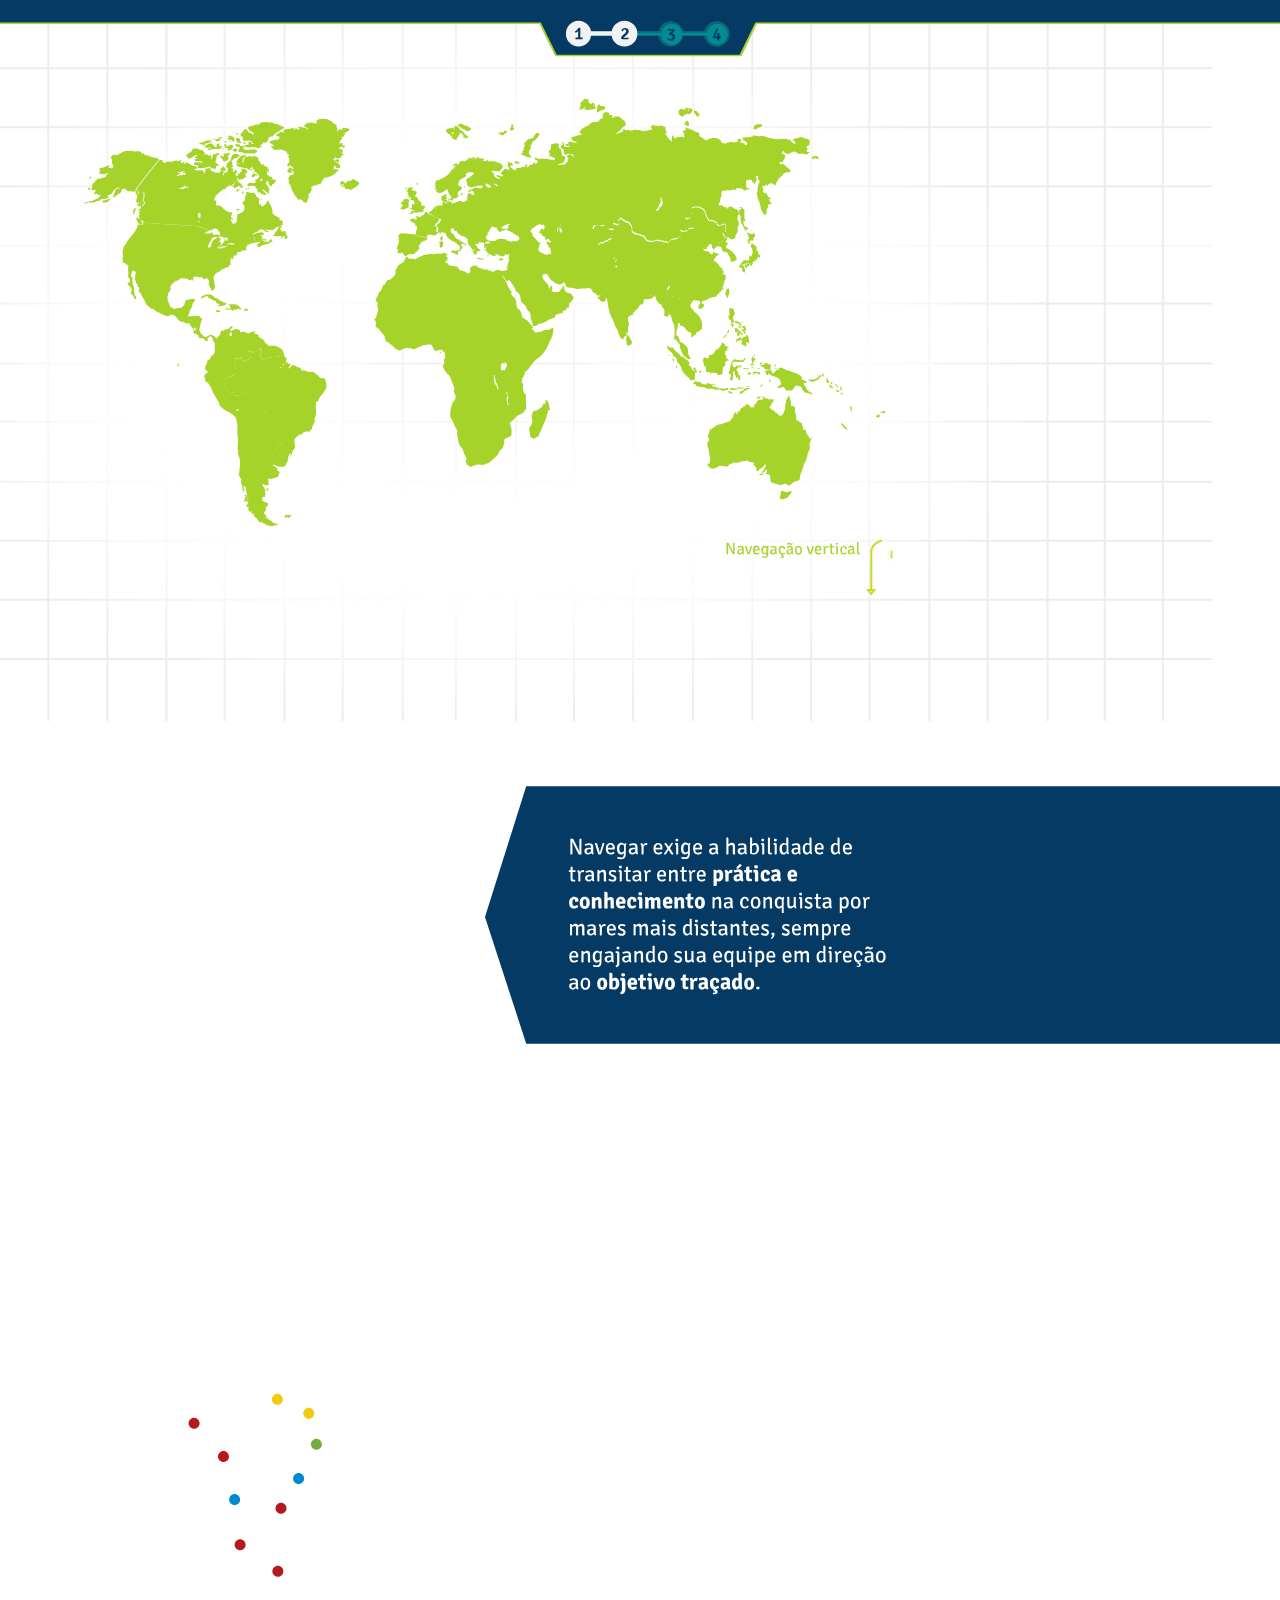
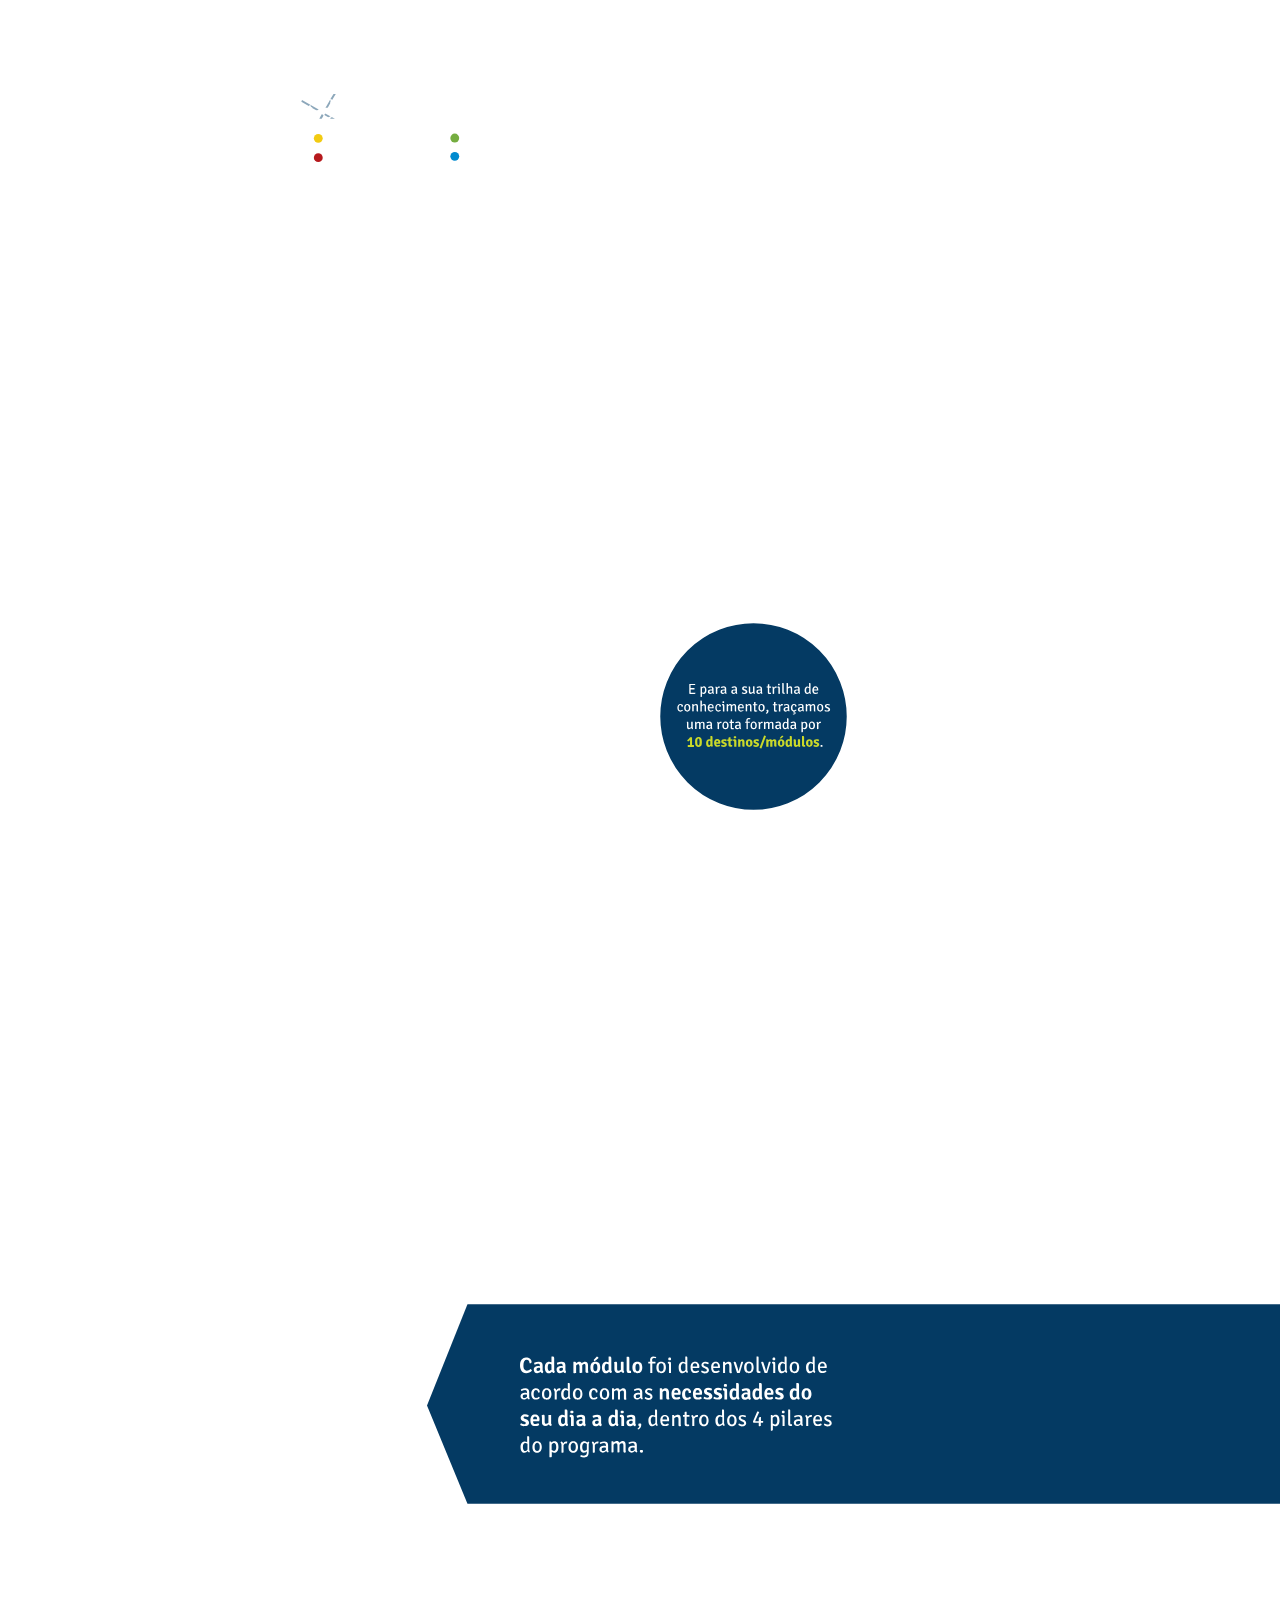
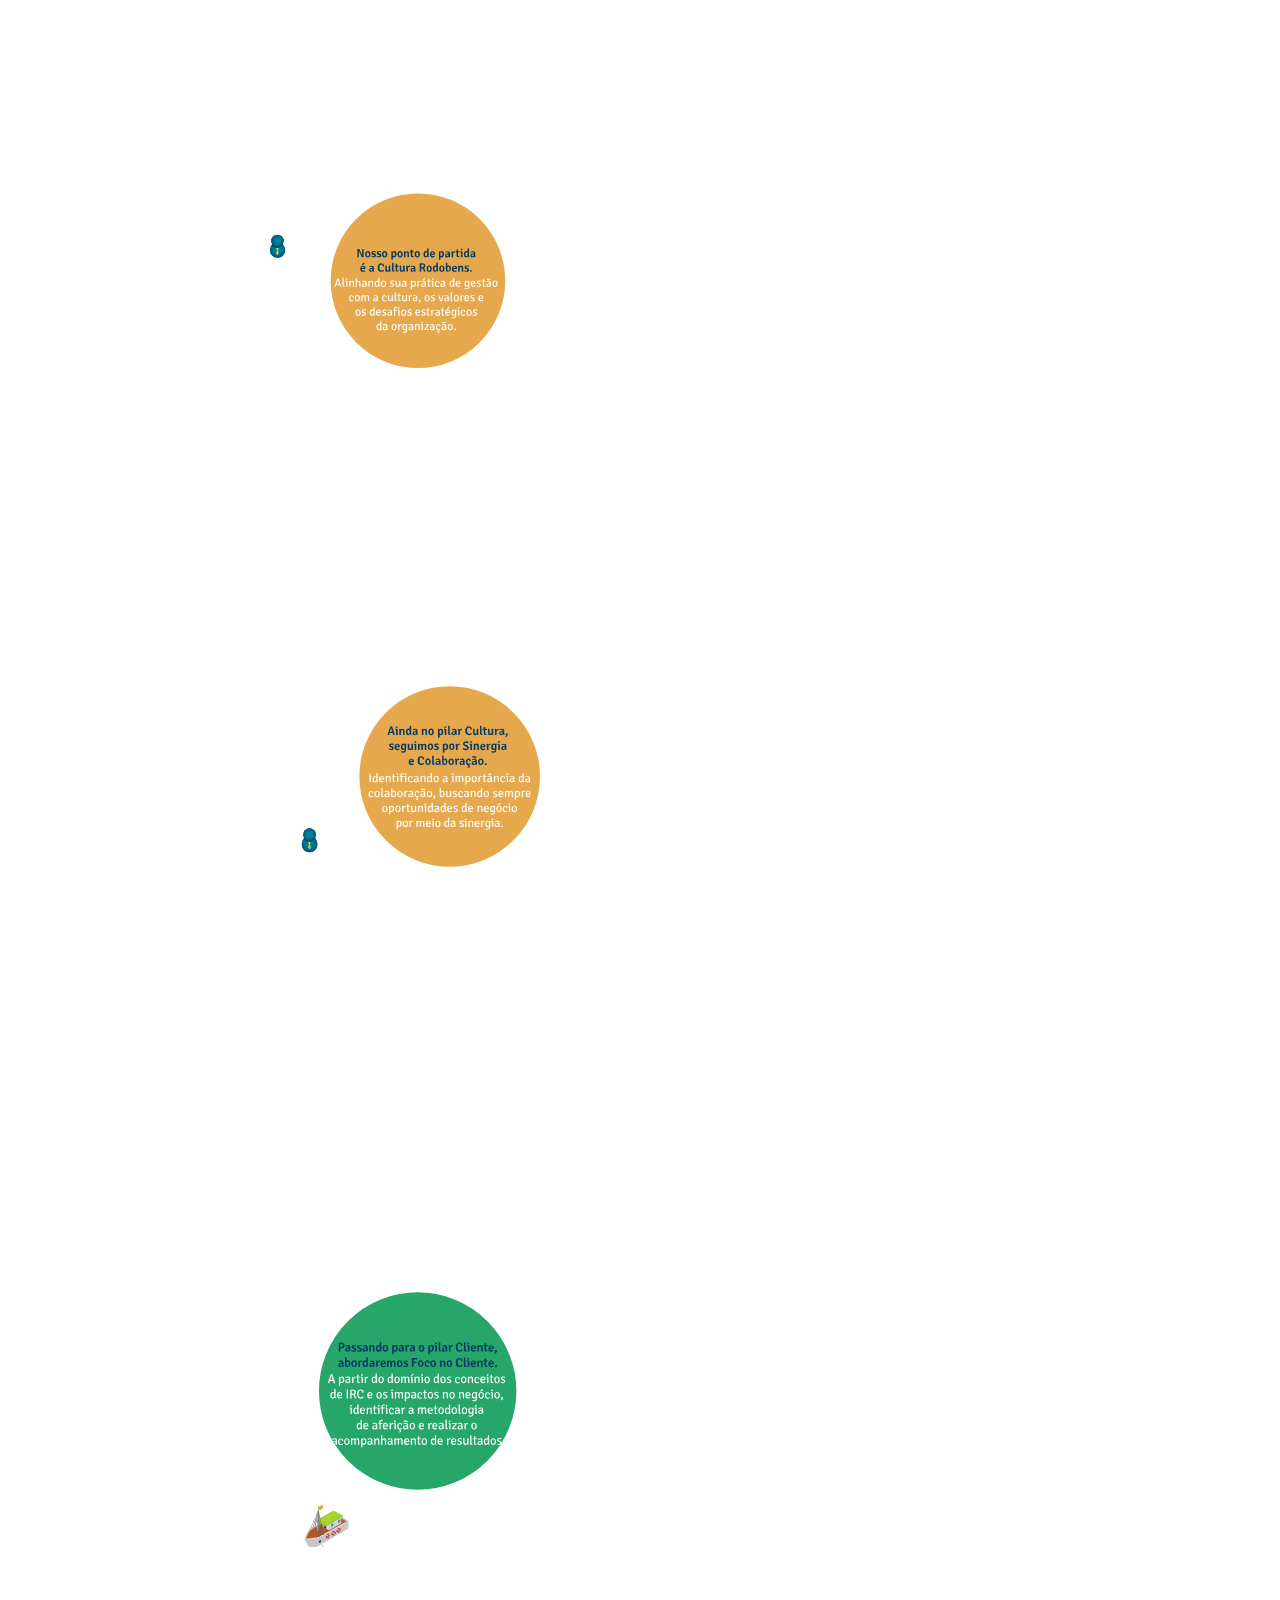
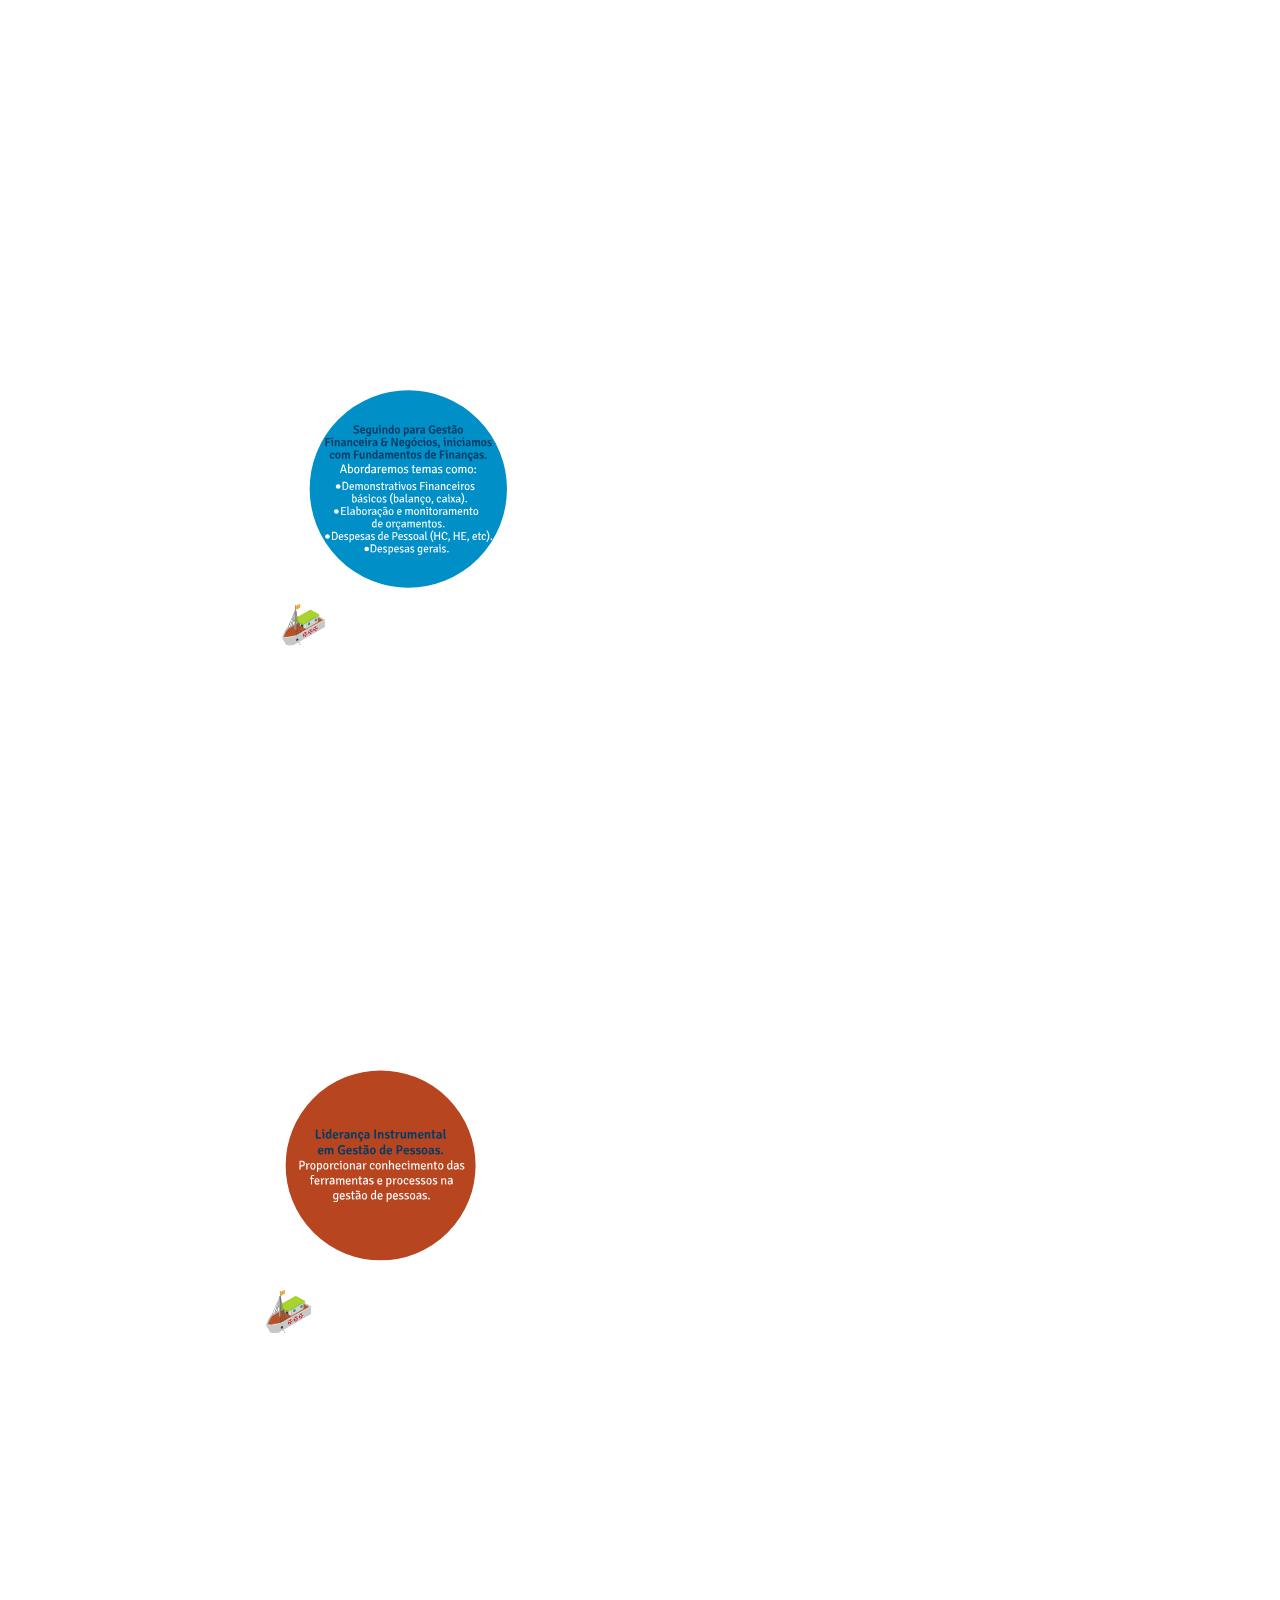
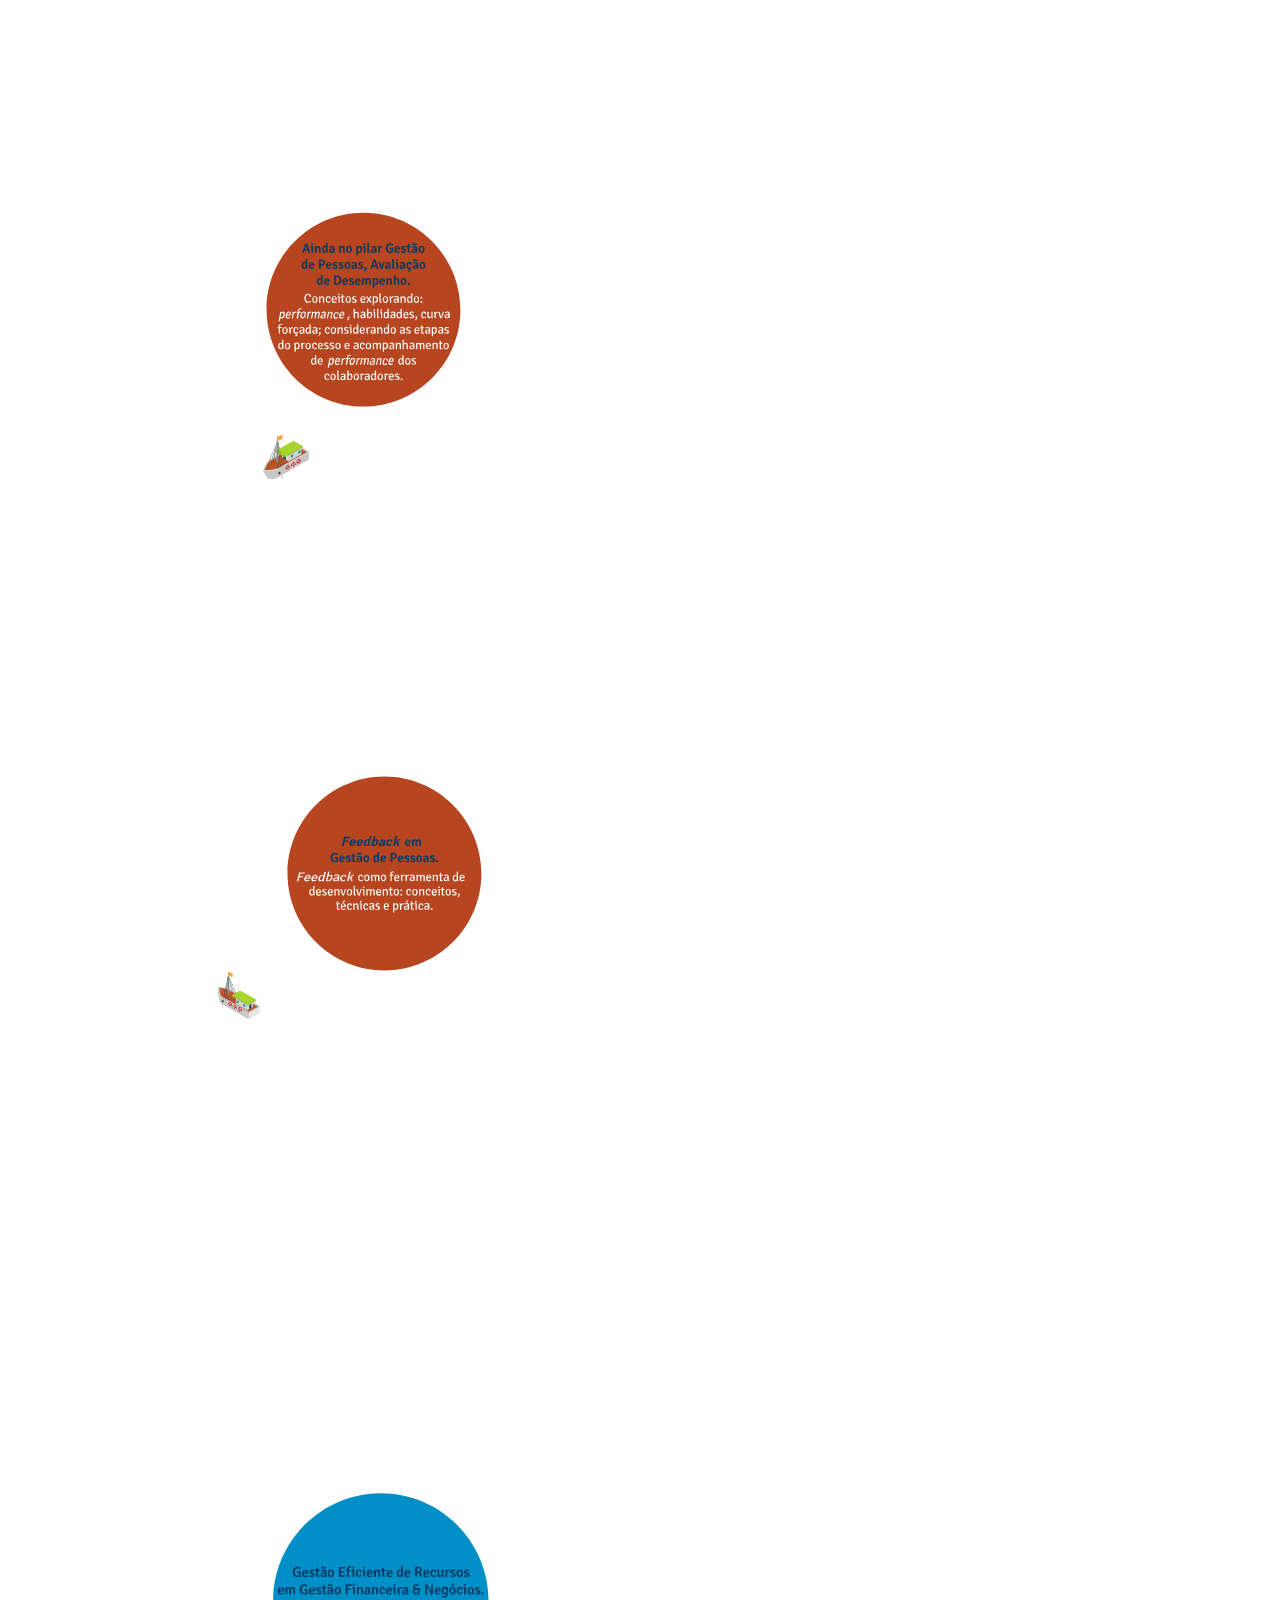
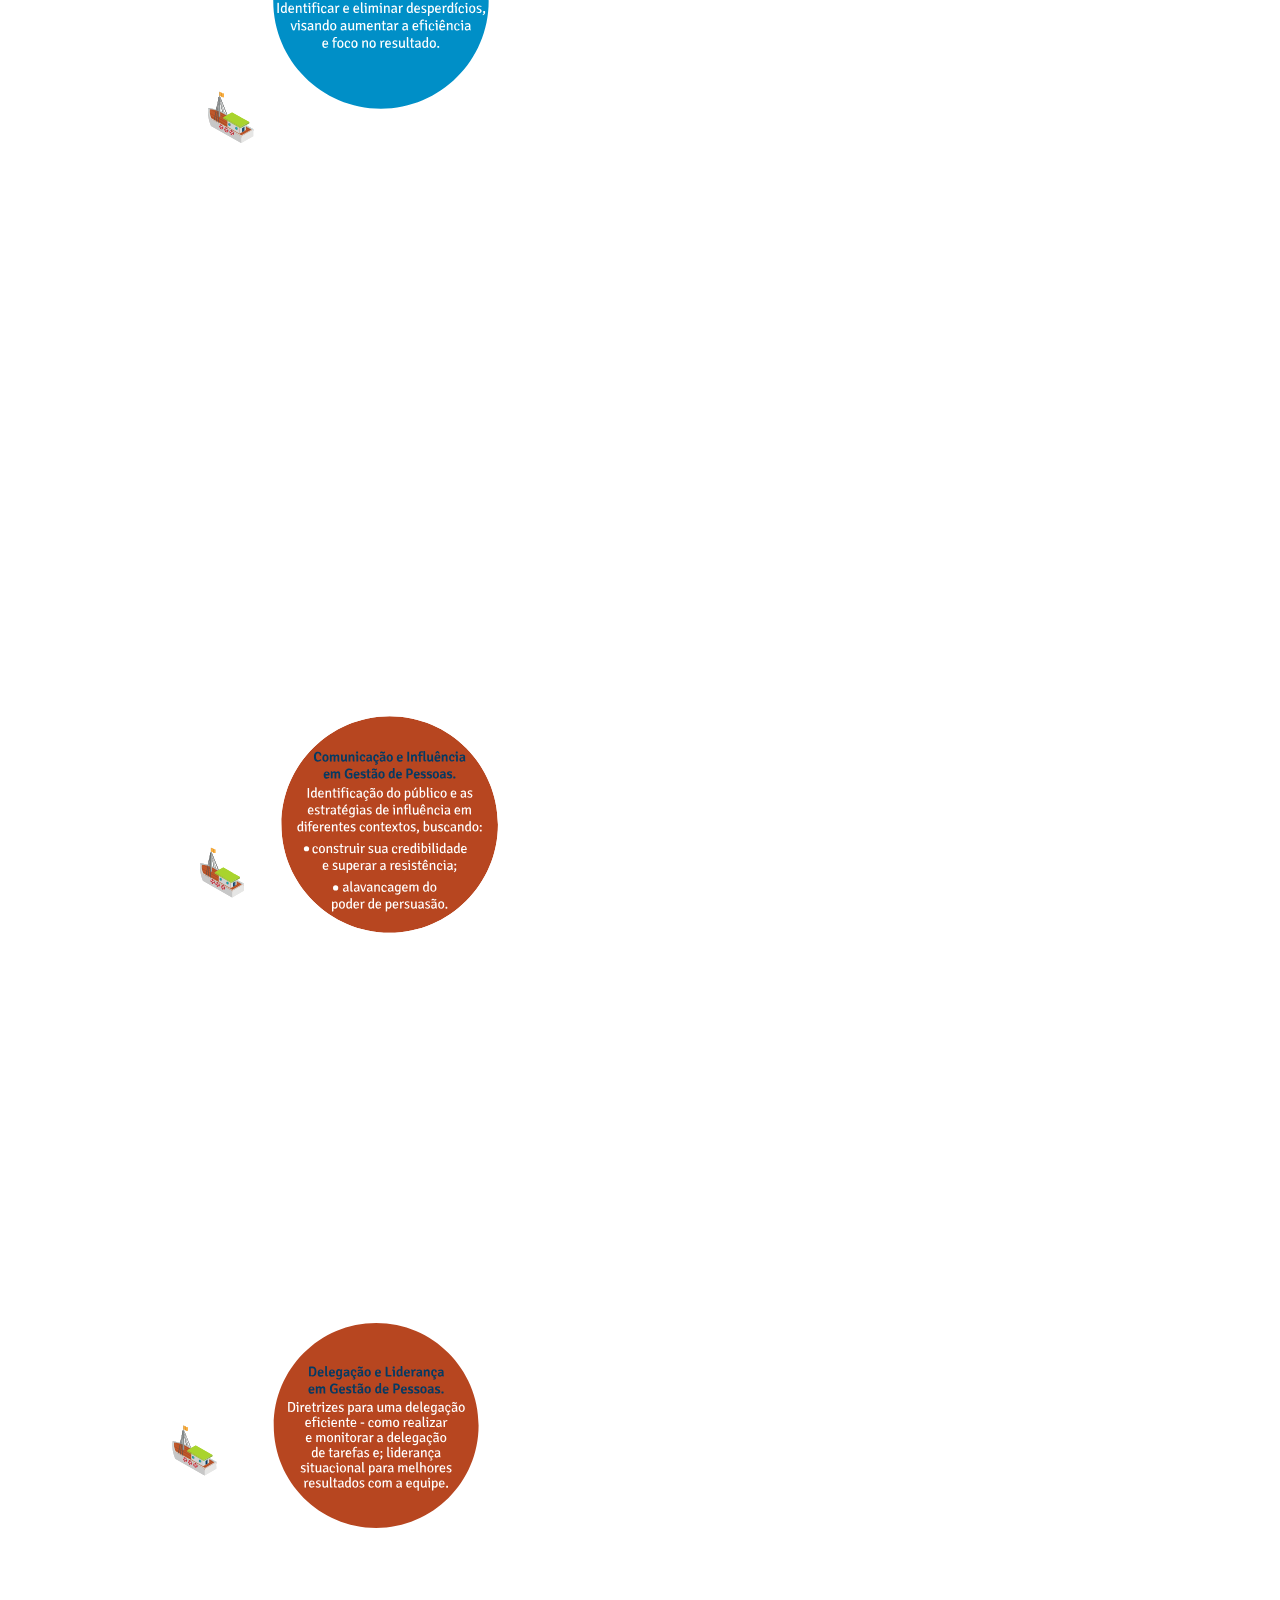
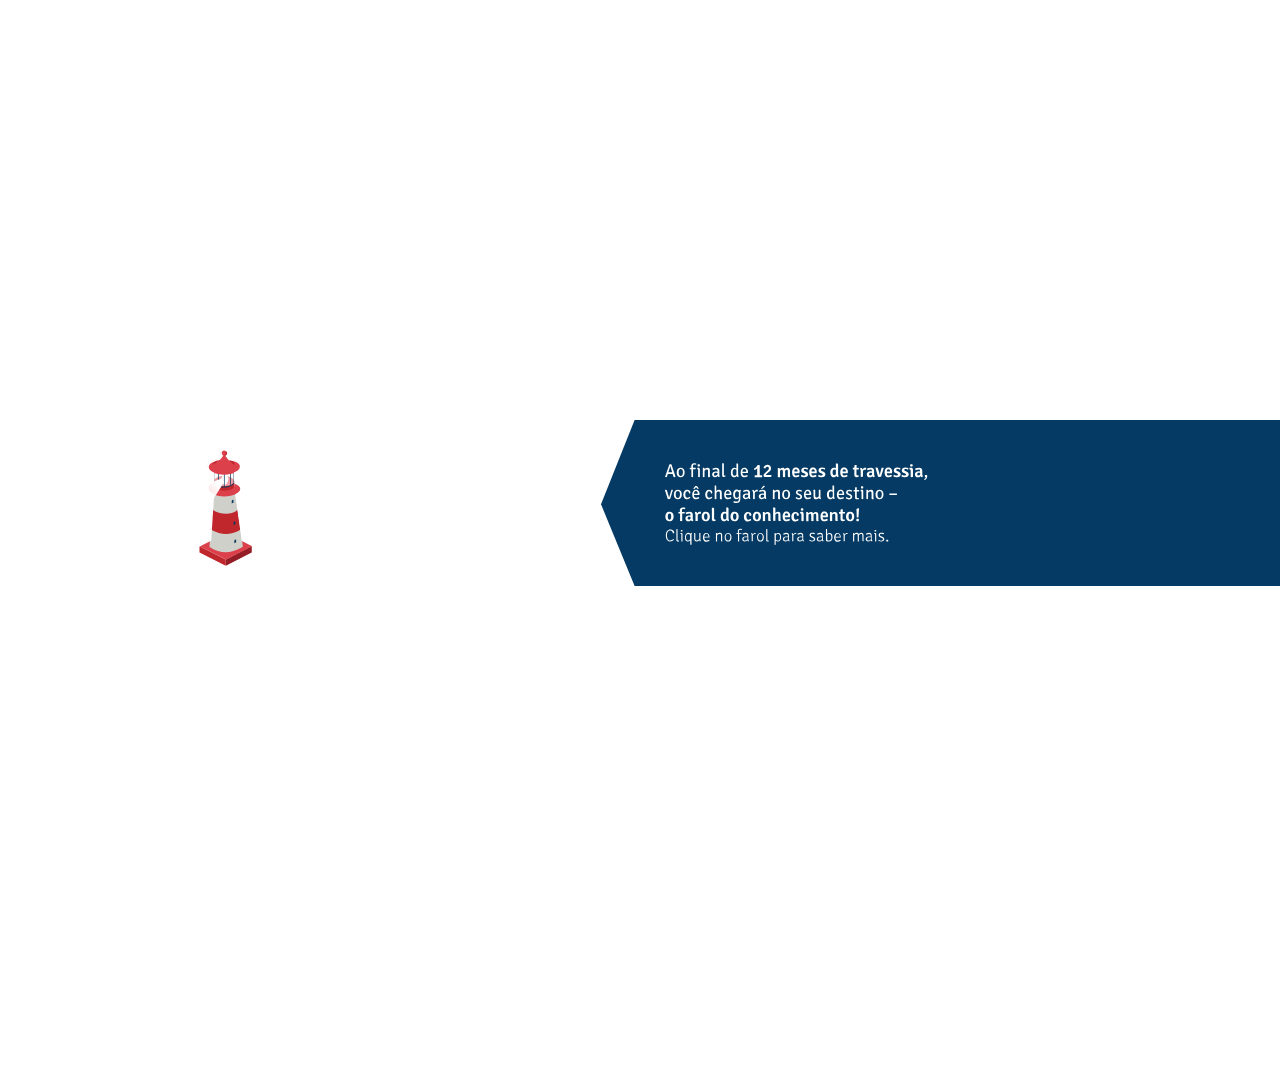
<file: views/infografico/2.html>
<style>
.version.o_programa /* version checker */
{
	color: #000009;
	background-color: #E637EA;
}

.html
{
	background-color: #008C95;
}

#page
{
	z-index: 1;
	width: 132px;
	min-height: 0px;
	background-image: none;
	border-style: none;
	border-color: #000000;
	background-color: transparent;
	margin-left: auto;
	margin-right: auto;
	padding: 10405px 399px 62px 429px;
}

#u1242
{
	z-index: 29;
	min-height: 179px;
}

#u1242-bw
{
	z-index: 29;
	position: fixed;
	left: 0px;
	right: 0px;
	top: -81px;
}

#u1546
{
	z-index: 2;
	opacity: 0.45;
	-ms-filter: "progid:DXImageTransform.Microsoft.Alpha(Opacity=45)";
	filter: alpha(opacity=45);
	position: fixed;
	top: 10px;
	left: -252px;
}

#u1162
{
	z-index: 32;
	width: 24px;
	height: 33px;
	position: fixed;
	top: 11px;
	left: 413px;
}

#u1158
{
	z-index: 30;
	width: 24px;
	height: 34px;
	position: fixed;
	top: 11px;
	left: 493px;
}

#u1159
{
	z-index: 31;
	width: 24px;
	height: 33px;
	position: fixed;
	top: 11px;
	left: 538px;
}

#u2227
{
	z-index: 3;
	position: fixed;
	top: 98px;
	left: 84px;
}

#u1640
{
	z-index: 27;
	position: fixed;
	top: 542px;
	left: 674px;
}

#u1076
{
	z-index: 26;
	position: fixed;
	top: 539px;
	left: 866px;
}

.js #u1640.ose_pre_init,.js #u1076.ose_pre_init
{
	opacity: 1;
	-ms-filter: "progid:DXImageTransform.Microsoft.Alpha(Opacity=100)";
	filter: alpha(opacity=100);
}

#u2247
{
	z-index: 33;
	position: fixed;
	top: 786px;
	left: 485px;
}

#u2641
{
	z-index: 4;
	position: fixed;
	top: 1364px;
	left: 125px;
}

#u2355
{
	z-index: 35;
	position: fixed;
	top: 1693px;
	left: 301px;
}

#u2744
{
	z-index: 37;
	position: fixed;
	top: 2215px;
	left: 652px;
}

#u2252
{
	z-index: 34;
	position: fixed;
	top: 2904px;
	left: 427px;
}

#u2699
{
	z-index: 6;
	position: fixed;
	top: 3363px;
	left: 270px;
}

#u2646
{
	z-index: 5;
	position: fixed;
	top: 3363px;
	left: 270px;
}

#u2705
{
	z-index: 8;
	position: fixed;
	top: 3878px;
	left: 294px;
}

#u2651
{
	z-index: 7;
	position: fixed;
	top: 3878px;
	left: 294px;
}

#u2656
{
	z-index: 9;
	position: fixed;
	top: 4484px;
	left: 304px;
}

#u2711
{
	z-index: 10;
	position: fixed;
	top: 4484px;
	left: 304px;
}

#u2661
{
	z-index: 11;
	position: fixed;
	top: 5179px;
	left: 282px;
}

#u2714
{
	z-index: 12;
	position: fixed;
	top: 5179px;
	left: 282px;
}

#u2666
{
	z-index: 13;
	position: fixed;
	top: 5862px;
	left: 266px;
}

#u2720
{
	z-index: 14;
	position: fixed;
	top: 5862px;
	left: 266px;
}

#u2726
{
	z-index: 16;
	position: fixed;
	top: 6604px;
	left: 258px;
}

#u2671
{
	z-index: 15;
	position: fixed;
	top: 6604px;
	left: 258px;
}

#u2732
{
	z-index: 18;
	position: fixed;
	top: 7168px;
	left: 218px;
}

#u2676
{
	z-index: 17;
	position: fixed;
	top: 7168px;
	left: 218px;
}

#u2681
{
	z-index: 19;
	position: fixed;
	top: 7881px;
	left: 208px;
}

#u2735
{
	z-index: 20;
	position: fixed;
	top: 7881px;
	left: 208px;
}

#u2738
{
	z-index: 22;
	position: fixed;
	top: 8707px;
	left: 200px;
}

#u2686
{
	z-index: 21;
	position: fixed;
	top: 8707px;
	left: 200px;
}

#u2741
{
	z-index: 24;
	position: fixed;
	top: 9314px;
	left: 172px;
}

#u2691
{
	z-index: 23;
	position: fixed;
	top: 9314px;
	left: 172px;
}

#u2624
{
	z-index: 25;
	overflow: hidden;
	position: fixed;
	top: 9981px;
	left: 122px;
}

.js #u2641.ose_pre_init,.js #u2355.ose_pre_init,.js #u2744.ose_pre_init,.js #u2699.ose_pre_init,.js #u2646.ose_pre_init,.js #u2705.ose_pre_init,.js #u2651.ose_pre_init,.js #u2656.ose_pre_init,.js #u2711.ose_pre_init,.js #u2661.ose_pre_init,.js #u2714.ose_pre_init,.js #u2666.ose_pre_init,.js #u2720.ose_pre_init,.js #u2726.ose_pre_init,.js #u2671.ose_pre_init,.js #u2732.ose_pre_init,.js #u2676.ose_pre_init,.js #u2681.ose_pre_init,.js #u2735.ose_pre_init,.js #u2738.ose_pre_init,.js #u2686.ose_pre_init,.js #u2741.ose_pre_init,.js #u2691.ose_pre_init,.js #u2624.ose_pre_init
{
	opacity: 0;
	-ms-filter: "progid:DXImageTransform.Microsoft.Alpha(Opacity=0)";
	filter: alpha(opacity=0);
}

#u2562
{
	z-index: 36;
	position: fixed;
	top: 10020px;
	left: 601px;
}

#u864
{
	z-index: 28;
	width: 132px;
	height: 132px;
	position: relative;
}

.ie #u1162,.ie #u1158,.ie #u1159,.ie #u864
{
	background-color: #FFFFFF;
	opacity: 0.01;
	-ms-filter: "progid:DXImageTransform.Microsoft.Alpha(Opacity=1)";
	filter: alpha(opacity=1);
}

body
{
	position: relative;
	min-width: 960px;
	padding-top: 36px;
	padding-bottom: 36px;
}

#page .verticalspacer
{
	clear: both;
}




</style>
 <body>

  <div class="clearfix" id="page"><!-- column -->
   <div class="browser_width mse_pre_init" id="u1242-bw">
    <img class="svg btn2" id="u1242" src="images/svg%20colado%20871x65.svg" width="100%" height="179" alt="" data-mu-svgfallback="images/svg%20colado%20871x65_poster_.png"/><!-- svg -->
   </div>
   <img class="svg mse_pre_init" id="u1546" src="images/svg%20colado%201487x722.svg" width="1464" height="711" alt="" data-mu-svgfallback="images/svg%20colado%201487x722_poster_.png"/><!-- svg -->
   <a class="nonblock nontext mse_pre_init btn1" id="u1162" href="#"><!-- simple frame --></a>
   <a class="nonblock nontext mse_pre_init btn3" id="u1158" href="#"><!-- simple frame --></a>
   <a class="nonblock nontext mse_pre_init btn4" id="u1159" href="#"><!-- simple frame --></a>
   <img class="svg mse_pre_init" id="u2227" src="images/svg%20colado%206492x347.svg" width="801" height="430" alt="" data-mu-svgfallback="images/svg%20colado%206492x347_poster_.png"/><!-- svg -->
   <img class="svg ose_pre_init mse_pre_init" id="u1640" src="images/svg%20colado%201337x40.svg" width="186" height="56" alt="" data-mu-svgfallback="images/svg%20colado%201337x40_poster_.png"/><!-- svg -->
   <img class="svg ose_pre_init mse_pre_init" id="u1076" src="images/svg%20colado%20197x27.svg" width="40" height="57" alt="" data-mu-svgfallback="images/svg%20colado%20197x27_poster_.png"/><!-- svg -->
   <img class="svg mse_pre_init" id="u2247" src="images/svg%20colado%206122x148.svg" width="1060" height="258" alt="" data-mu-svgfallback="images/svg%20colado%206122x148_poster_.png"/><!-- svg -->
   <img class="svg ose_pre_init mse_pre_init" id="u2641" src="images/svg%20colado%202018x176.svg" width="256" height="221" alt="" data-mu-svgfallback="images/svg%20colado%202018x176_poster_.png"/><!-- svg -->
   <img class="svg ose_pre_init mse_pre_init" id="u2355" src="images/svg%20colado%20293x72.svg" width="333" height="83" alt=""/><!-- svg -->
   <img class="svg ose_pre_init mse_pre_init" id="u2744" src="images/svg%20colado%20221x221.svg" width="203" height="203" alt=""/><!-- svg -->
   <img class="svg mse_pre_init" id="u2252" src="images/svg%20colado%206122x117.svg" width="1041" height="200" alt="" data-mu-svgfallback="images/svg%20colado%206122x117_poster_.png"/><!-- svg -->
   <img class="svg ose_pre_init mse_pre_init" id="u2699" src="images/svg%20colado%202825x247.svg" width="243" height="213" alt=""/><!-- svg -->
   <img class="svg ose_pre_init mse_pre_init" id="u2646" src="images/svg%20colado%202825x247.svg" width="243" height="213" alt=""/><!-- svg -->
   <img class="svg ose_pre_init mse_pre_init" id="u2705" src="images/svg%20colado%20285.svg" width="254" height="197" alt=""/><!-- svg -->
   <img class="svg ose_pre_init mse_pre_init" id="u2651" src="images/svg%20colado%20285.svg" width="254" height="197" alt=""/><!-- svg -->
   <img class="svg ose_pre_init mse_pre_init" id="u2656" src="images/svg%20colado%202399x286.svg" width="221" height="263" alt="" data-mu-svgfallback="images/svg%20colado%202399x286_poster_.png"/><!-- svg -->
   <img class="svg ose_pre_init mse_pre_init" id="u2711" src="images/svg%20colado%202399x286.svg" width="221" height="263" alt="" data-mu-svgfallback="images/svg%20colado%202399x286_poster_.png"/><!-- svg -->
   <img class="svg ose_pre_init mse_pre_init" id="u2661" src="images/svg%20colado%20261x295.svg" width="233" height="270" alt=""/><!-- svg -->
   <img class="svg ose_pre_init mse_pre_init" id="u2714" src="images/svg%20colado%20261x295.svg" width="233" height="270" alt=""/><!-- svg -->
   <img class="svg ose_pre_init mse_pre_init" id="u2666" src="images/svg%20colado%20233x289.svg" width="218" height="271" alt="" data-mu-svgfallback="images/svg%20colado%20233x289_poster_.png"/><!-- svg -->
   <img class="svg ose_pre_init mse_pre_init" id="u2720" src="images/svg%20colado%20233x289.svg" width="218" height="271" alt="" data-mu-svgfallback="images/svg%20colado%20233x289_poster_.png"/><!-- svg -->
   <img class="svg ose_pre_init mse_pre_init" id="u2726" src="images/svg%20colado%20221x287.svg" width="211" height="275" alt=""/><!-- svg -->
   <img class="svg ose_pre_init mse_pre_init" id="u2671" src="images/svg%20colado%20221x287.svg" width="211" height="275" alt=""/><!-- svg -->
   <img class="svg ose_pre_init mse_pre_init" id="u2732" src="images/svg%20colado%202848x262.svg" width="272" height="251" alt="" data-mu-svgfallback="images/svg%20colado%202848x262_poster_.png"/><!-- svg -->
   <img class="svg ose_pre_init mse_pre_init" id="u2676" src="images/svg%20colado%202848x262.svg" width="272" height="251" alt="" data-mu-svgfallback="images/svg%20colado%202848x262_poster_.png"/><!-- svg -->
   <img class="svg ose_pre_init mse_pre_init" id="u2681" src="images/svg%20colado%202795x249.svg" width="290" height="265" alt="" data-mu-svgfallback="images/svg%20colado%202795x249_poster_.png"/><!-- svg -->
   <img class="svg ose_pre_init mse_pre_init" id="u2735" src="images/svg%20colado%202795x249.svg" width="290" height="265" alt="" data-mu-svgfallback="images/svg%20colado%202795x249_poster_.png"/><!-- svg -->
   <img class="svg ose_pre_init mse_pre_init" id="u2738" src="images/svg%20colado%203056x233.svg" width="307" height="235" alt="" data-mu-svgfallback="images/svg%20colado%203056x233_poster_.png"/><!-- svg -->
   <img class="svg ose_pre_init mse_pre_init" id="u2686" src="images/svg%20colado%203056x233.svg" width="307" height="235" alt="" data-mu-svgfallback="images/svg%20colado%203056x233_poster_.png"/><!-- svg -->
   <img class="svg ose_pre_init mse_pre_init" id="u2741" src="images/svg%20colado%20312.svg" width="316" height="223" alt=""/><!-- svg -->
   <img class="svg ose_pre_init mse_pre_init" id="u2691" src="images/svg%20colado%20312.svg" width="316" height="223" alt=""/><!-- svg -->
   <a class="nonblock nontext ose_pre_init mse_pre_init btn3" id="u2624" href="#"><!-- svg --><img class="svg" src="images/svg%20colado%20587.svg" width="218" height="205" alt=""/></a>
   <img class="svg mse_pre_init" id="u2562" src="images/svg%20colado%205594x117.svg" width="790" height="166" alt="" data-mu-svgfallback="images/svg%20colado%205594x117_poster_.png"/><!-- svg -->
   <div class="colelem" id="u864"><!-- simple frame --></div>
   <div class="verticalspacer"></div>
  </div>
  <!-- JS includes -->
  <script type="text/javascript">
  // if (document.location.protocol != 'https:') document.write('\x3Cscript src="http://musecdn2.businesscatalyst.com/scripts/4.0/jquery-1.8.3.min.js" type="text/javascript">\x3C/script>');
</script>
  <script type="text/javascript">
  // window.jQuery || document.write('\x3Cscript src="scripts/jquery-1.8.3.min.js" type="text/javascript">\x3C/script>');
</script>
  <script src="scripts/museutils.js?521960461" type="text/javascript"></script>
  <script src="scripts/jquery.scrolleffects.js?4038615763" type="text/javascript"></script>
  <script src="scripts/jquery.watch.js?56779320" type="text/javascript"></script>
  <!-- Other scripts -->
  <script type="text/javascript">
   $(document).ready(function() { try {
(function(){var a={},b=function(a){if(a.match(/^rgb/))return a=a.replace(/\s+/g,"").match(/([\d\,]+)/gi)[0].split(","),(parseInt(a[0])<<16)+(parseInt(a[1])<<8)+parseInt(a[2]);if(a.match(/^\#/))return parseInt(a.substr(1),16);return 0};(function(){$('link[type="text/css"]').each(function(){var b=($(this).attr("href")||"").match(/\/?css\/([\w\-]+\.css)\?(\d+)/);b&&b[1]&&b[2]&&(a[b[1]]=b[2])})})();(function(){$("body").append('<div class="version" style="display:none; width:1px; height:1px;"></div>');
for(var c=$(".version"),d=0;d<Muse.assets.required.length;){var f=Muse.assets.required[d],g=f.match(/([\w\-\.]+)\.(\w+)$/),k=g&&g[1]?g[1]:null,g=g&&g[2]?g[2]:null;switch(g.toLowerCase()){case "css":k=k.replace(/\W/gi,"_").replace(/^([^a-z])/gi,"_$1");c.addClass(k);var g=b(c.css("color")),h=b(c.css("background-color"));g!=0||h!=0?(Muse.assets.required.splice(d,1),"undefined"!=typeof a[f]&&(g!=a[f]>>>24||h!=(a[f]&16777215))&&Muse.assets.outOfDate.push(f)):d++;c.removeClass(k);break;case "js":k.match(/^jquery-[\d\.]+/gi)&&
typeof $!="undefined"?Muse.assets.required.splice(d,1):d++;break;default:throw Error("Unsupported file type: "+g);}}c.remove();if(Muse.assets.outOfDate.length||Muse.assets.required.length)c="Alguns arquivos no servidor podem estar ausentes ou incorretos. Limpe o cache do navegador e tente novamente. Se o problema persistir, entre em contato com o autor do site.",(d=location&&location.search&&location.search.match&&location.search.match(/muse_debug/gi))&&Muse.assets.outOfDate.length&&(c+="\nOut of date: "+Muse.assets.outOfDate.join(",")),d&&Muse.assets.required.length&&(c+="\nMissing: "+Muse.assets.required.join(",")),alert(c)})()})();
/* body */
Muse.Utils.transformMarkupToFixBrowserProblemsPreInit();/* body */
Muse.Utils.prepHyperlinks(true);/* body */
$('#u1242-bw').registerPositionScrollEffect([{"speed":[null,0],"in":[-Infinity,46.9]},{"speed":[null,0],"in":[46.9,Infinity]}]);/* scroll effect */
Muse.Utils.resizeHeight()/* resize height */
$('#u1546').registerPositionScrollEffect([{"speed":[0,0],"in":[-Infinity,56.15]},{"speed":[0,0],"in":[56.15,Infinity]}]);/* scroll effect */
$('#u1162').registerPositionScrollEffect([{"speed":[0,0],"in":[-Infinity,39.39]},{"speed":[0,0],"in":[39.39,Infinity]}]);/* scroll effect */
$('#u1158').registerPositionScrollEffect([{"speed":[0,0],"in":[-Infinity,40]},{"speed":[0,0],"in":[40,Infinity]}]);/* scroll effect */
$('#u1159').registerPositionScrollEffect([{"speed":[0,0],"in":[-Infinity,40]},{"speed":[0,0],"in":[40,Infinity]}]);/* scroll effect */
$('#u2227').registerPositionScrollEffect([{"speed":[0,0],"in":[-Infinity,88]},{"speed":[0,0],"in":[88,Infinity]}]);/* scroll effect */
$('#u1640').registerPositionScrollEffect([{"speed":[0,0],"in":[-Infinity,132.2]},{"speed":[0,0],"in":[132.2,Infinity]}]);/* scroll effect */
$('#u1640').registerOpacityScrollEffect([{"in":[-Infinity,132.2],"opacity":100,"fade":50},{"in":[132.2,132.2],"opacity":100},{"in":[132.2,Infinity],"opacity":0,"fade":199.25}]);/* scroll effect */
$('#u1076').registerPositionScrollEffect([{"speed":[0,0],"in":[-Infinity,132]},{"speed":[0,0],"in":[132,Infinity]}]);/* scroll effect */
$('#u1076').registerOpacityScrollEffect([{"in":[-Infinity,132],"opacity":100,"fade":50},{"in":[132,132],"opacity":100},{"in":[132,Infinity],"opacity":0,"fade":194.4}]);/* scroll effect */
$('#u2247').registerPositionScrollEffect([{"speed":[-3,0],"in":[-Infinity,721.74]},{"speed":[0.5,0],"in":[721.74,Infinity]}]);/* scroll effect */
$('#u2641').registerPositionScrollEffect([{"speed":[0,0],"in":[-Infinity,1136]},{"speed":[0,0],"in":[1136,Infinity]}]);/* scroll effect */
$('#u2641').registerOpacityScrollEffect([{"in":[-Infinity,1136],"opacity":0,"fade":139},{"in":[1136,1136],"opacity":100},{"in":[1136,Infinity],"opacity":100,"fade":50}]);/* scroll effect */
$('#u2355').registerPositionScrollEffect([{"speed":[0,0],"in":[-Infinity,1230]},{"speed":[0,0],"in":[1230,Infinity]}]);/* scroll effect */
$('#u2355').registerOpacityScrollEffect([{"in":[-Infinity,1230],"opacity":0,"fade":50},{"in":[1230,1230],"opacity":100},{"in":[1230,Infinity],"opacity":100,"fade":587}]);/* scroll effect */
$('#u2744').registerPositionScrollEffect([{"speed":[0,0],"in":[-Infinity,2077]},{"speed":[0,0],"in":[2077,Infinity]}]);/* scroll effect */
$('#u2744').registerOpacityScrollEffect([{"in":[-Infinity,2077],"opacity":0,"fade":134},{"in":[2077,2077],"opacity":100},{"in":[2077,Infinity],"opacity":0,"fade":458}]);/* scroll effect */
$('#u2252').registerPositionScrollEffect([{"speed":[-3,0],"in":[-Infinity,2780.05]},{"speed":[0.5,0],"in":[2780.05,Infinity]}]);/* scroll effect */
$('#u2699').registerPositionScrollEffect([{"speed":[0,0],"in":[-Infinity,3189]},{"speed":[0,0],"in":[3189,Infinity]}]);/* scroll effect */
$('#u2699').registerOpacityScrollEffect([{"in":[-Infinity,3189],"opacity":0,"fade":83},{"in":[3189,3189],"opacity":100},{"in":[3189,Infinity],"opacity":0,"fade":479}]);/* scroll effect */
$('#u2646').registerPositionScrollEffect([{"speed":[0,0],"in":[-Infinity,3189]},{"speed":[0,0],"in":[3189,Infinity]}]);/* scroll effect */
$('#u2646').registerOpacityScrollEffect([{"in":[-Infinity,3189],"opacity":0,"fade":83},{"in":[3189,3189],"opacity":100},{"in":[3189,Infinity],"opacity":0,"fade":479}]);/* scroll effect */
$('#u2705').registerPositionScrollEffect([{"speed":[0,0],"in":[-Infinity,3769.5]},{"speed":[0,0],"in":[3769.5,Infinity]}]);/* scroll effect */
$('#u2705').registerOpacityScrollEffect([{"in":[-Infinity,3769.5],"opacity":0,"fade":79},{"in":[3769.5,3769.5],"opacity":100},{"in":[3769.5,Infinity],"opacity":0,"fade":403}]);/* scroll effect */
$('#u2651').registerPositionScrollEffect([{"speed":[0,0],"in":[-Infinity,3769.5]},{"speed":[0,0],"in":[3769.5,Infinity]}]);/* scroll effect */
$('#u2651').registerOpacityScrollEffect([{"in":[-Infinity,3769.5],"opacity":0,"fade":79},{"in":[3769.5,3769.5],"opacity":100},{"in":[3769.5,Infinity],"opacity":0,"fade":403}]);/* scroll effect */
$('#u2656').registerPositionScrollEffect([{"speed":[0,0],"in":[-Infinity,4431.3]},{"speed":[0,0],"in":[4431.3,Infinity]}]);/* scroll effect */
$('#u2656').registerOpacityScrollEffect([{"in":[-Infinity,4431.3],"opacity":0,"fade":181},{"in":[4431.3,4431.3],"opacity":100},{"in":[4431.3,Infinity],"opacity":0,"fade":461}]);/* scroll effect */
$('#u2711').registerPositionScrollEffect([{"speed":[0,0],"in":[-Infinity,4431.3]},{"speed":[0,0],"in":[4431.3,Infinity]}]);/* scroll effect */
$('#u2711').registerOpacityScrollEffect([{"in":[-Infinity,4431.3],"opacity":0,"fade":181},{"in":[4431.3,4431.3],"opacity":100},{"in":[4431.3,Infinity],"opacity":0,"fade":461}]);/* scroll effect */
$('#u2661').registerPositionScrollEffect([{"speed":[0,0],"in":[-Infinity,5088.3]},{"speed":[0,0],"in":[5088.3,Infinity]}]);/* scroll effect */
$('#u2661').registerOpacityScrollEffect([{"in":[-Infinity,5088.3],"opacity":0,"fade":92},{"in":[5088.3,5088.3],"opacity":100},{"in":[5088.3,Infinity],"opacity":0,"fade":451}]);/* scroll effect */
$('#u2714').registerPositionScrollEffect([{"speed":[0,0],"in":[-Infinity,5088.3]},{"speed":[0,0],"in":[5088.3,Infinity]}]);/* scroll effect */
$('#u2714').registerOpacityScrollEffect([{"in":[-Infinity,5088.3],"opacity":0,"fade":92},{"in":[5088.3,5088.3],"opacity":100},{"in":[5088.3,Infinity],"opacity":0,"fade":451}]);/* scroll effect */
$('#u2666').registerPositionScrollEffect([{"speed":[0,0],"in":[-Infinity,5746.3]},{"speed":[0,0],"in":[5746.3,Infinity]}]);/* scroll effect */
$('#u2666').registerOpacityScrollEffect([{"in":[-Infinity,5746.3],"opacity":0,"fade":124},{"in":[5746.3,5746.3],"opacity":100},{"in":[5746.3,Infinity],"opacity":0,"fade":588}]);/* scroll effect */
$('#u2720').registerPositionScrollEffect([{"speed":[0,0],"in":[-Infinity,5746.3]},{"speed":[0,0],"in":[5746.3,Infinity]}]);/* scroll effect */
$('#u2720').registerOpacityScrollEffect([{"in":[-Infinity,5746.3],"opacity":0,"fade":124},{"in":[5746.3,5746.3],"opacity":100},{"in":[5746.3,Infinity],"opacity":0,"fade":588}]);/* scroll effect */
$('#u2726').registerPositionScrollEffect([{"speed":[0,0],"in":[-Infinity,6430.6]},{"speed":[0,0],"in":[6430.6,Infinity]}]);/* scroll effect */
$('#u2726').registerOpacityScrollEffect([{"in":[-Infinity,6430.6],"opacity":0,"fade":150.3},{"in":[6430.6,6430.6],"opacity":100},{"in":[6430.6,Infinity],"opacity":0,"fade":362}]);/* scroll effect */
$('#u2671').registerPositionScrollEffect([{"speed":[0,0],"in":[-Infinity,6430.6]},{"speed":[0,0],"in":[6430.6,Infinity]}]);/* scroll effect */
$('#u2671').registerOpacityScrollEffect([{"in":[-Infinity,6430.6],"opacity":0,"fade":150.3},{"in":[6430.6,6430.6],"opacity":100},{"in":[6430.6,Infinity],"opacity":0,"fade":362}]);/* scroll effect */
$('#u2732').registerPositionScrollEffect([{"speed":[0,0],"in":[-Infinity,6988.6]},{"speed":[0,0],"in":[6988.6,Infinity]}]);/* scroll effect */
$('#u2732').registerOpacityScrollEffect([{"in":[-Infinity,6988.6],"opacity":0,"fade":185.11},{"in":[6988.6,6988.6],"opacity":100},{"in":[6988.6,Infinity],"opacity":0,"fade":622}]);/* scroll effect */
$('#u2676').registerPositionScrollEffect([{"speed":[0,0],"in":[-Infinity,6988.6]},{"speed":[0,0],"in":[6988.6,Infinity]}]);/* scroll effect */
$('#u2676').registerOpacityScrollEffect([{"in":[-Infinity,6988.6],"opacity":0,"fade":185.11},{"in":[6988.6,6988.6],"opacity":100},{"in":[6988.6,Infinity],"opacity":0,"fade":622}]);/* scroll effect */
$('#u2681').registerPositionScrollEffect([{"speed":[0,0],"in":[-Infinity,7758.6]},{"speed":[0,0],"in":[7758.6,Infinity]}]);/* scroll effect */
$('#u2681').registerOpacityScrollEffect([{"in":[-Infinity,7758.6],"opacity":0,"fade":135},{"in":[7758.6,7758.6],"opacity":100},{"in":[7758.6,Infinity],"opacity":0,"fade":534}]);/* scroll effect */
$('#u2735').registerPositionScrollEffect([{"speed":[0,0],"in":[-Infinity,7758.9]},{"speed":[0,0],"in":[7758.9,Infinity]}]);/* scroll effect */
$('#u2735').registerOpacityScrollEffect([{"in":[-Infinity,7758.9],"opacity":0,"fade":135},{"in":[7758.9,7758.9],"opacity":100},{"in":[7758.9,Infinity],"opacity":0,"fade":534}]);/* scroll effect */
$('#u2738').registerPositionScrollEffect([{"speed":[0,0],"in":[-Infinity,8558.6]},{"speed":[0,0],"in":[8558.6,Infinity]}]);/* scroll effect */
$('#u2738').registerOpacityScrollEffect([{"in":[-Infinity,8558.6],"opacity":0,"fade":183.07},{"in":[8558.6,8558.6],"opacity":100},{"in":[8558.6,Infinity],"opacity":0,"fade":520}]);/* scroll effect */
$('#u2686').registerPositionScrollEffect([{"speed":[0,0],"in":[-Infinity,8558.6]},{"speed":[0,0],"in":[8558.6,Infinity]}]);/* scroll effect */
$('#u2686').registerOpacityScrollEffect([{"in":[-Infinity,8558.6],"opacity":0,"fade":183.07},{"in":[8558.6,8558.6],"opacity":100},{"in":[8558.6,Infinity],"opacity":0,"fade":520}]);/* scroll effect */
$('#u2741').registerPositionScrollEffect([{"speed":[0,0],"in":[-Infinity,9170.6]},{"speed":[0,0],"in":[9170.6,Infinity]}]);/* scroll effect */
$('#u2741').registerOpacityScrollEffect([{"in":[-Infinity,9170.6],"opacity":0,"fade":104},{"in":[9170.6,9170.6],"opacity":100},{"in":[9170.6,Infinity],"opacity":0,"fade":555}]);/* scroll effect */
$('#u2691').registerPositionScrollEffect([{"speed":[0,0],"in":[-Infinity,9170.6]},{"speed":[0,0],"in":[9170.6,Infinity]}]);/* scroll effect */
$('#u2691').registerOpacityScrollEffect([{"in":[-Infinity,9170.6],"opacity":0,"fade":104},{"in":[9170.6,9170.6],"opacity":100},{"in":[9170.6,Infinity],"opacity":0,"fade":555}]);/* scroll effect */
$('#u2624').registerPositionScrollEffect([{"speed":[0,0],"in":[-Infinity,9904.7]},{"speed":[0,0],"in":[9904.7,Infinity]}]);/* scroll effect */
$('#u2624').registerOpacityScrollEffect([{"in":[-Infinity,9904.7],"opacity":0,"fade":281},{"in":[9904.7,9904.7],"opacity":100},{"in":[9904.7,Infinity],"opacity":100,"fade":571}]);/* scroll effect */
$('#u2562').registerPositionScrollEffect([{"speed":[-4,0],"in":[-Infinity,9841.7]},{"speed":[0,0],"in":[9841.7,Infinity]}]);/* scroll effect */
Muse.Utils.fullPage('#page');/* 100% height page */
Muse.Utils.showWidgetsWhenReady();/* body */
Muse.Utils.transformMarkupToFixBrowserProblems();/* body */
} catch(e) { if (e && 'function' == typeof e.notify) e.notify(); else Muse.Assert.fail('Error calling selector function:' + e); }});
</script>
   </body>
</file>
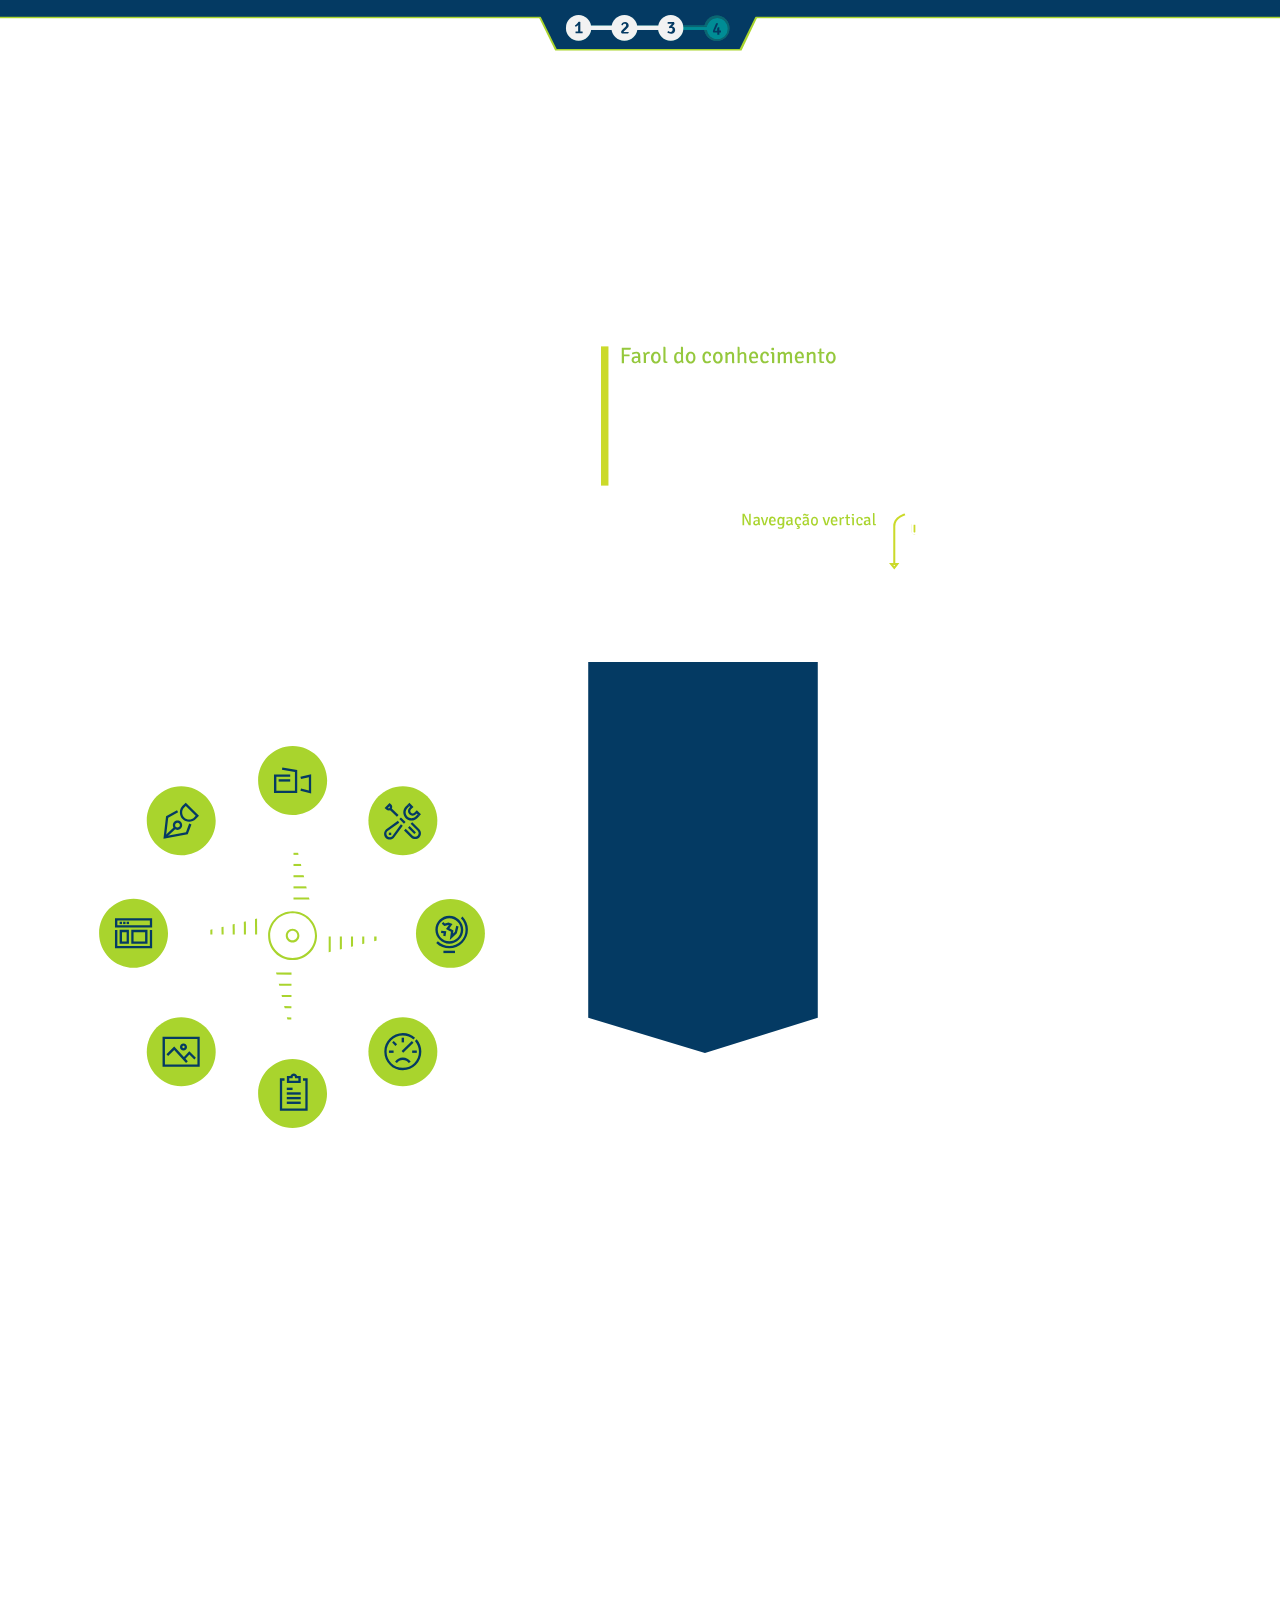
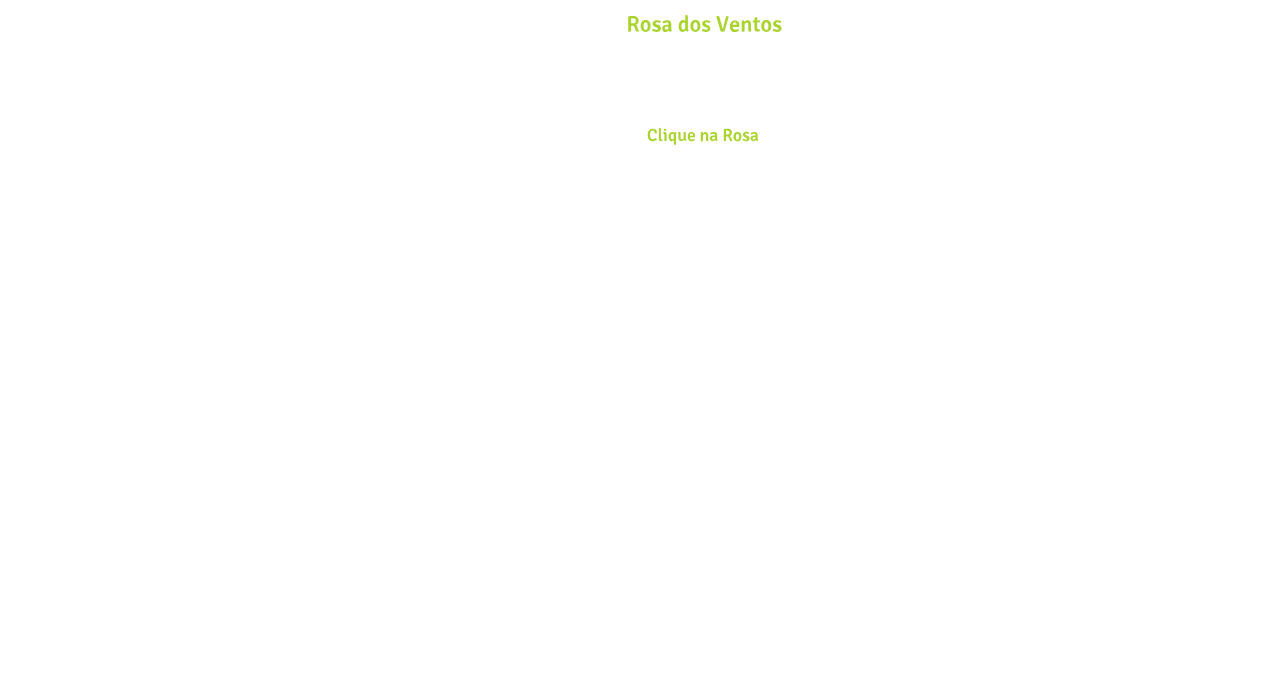
<file: views/infografico/3.html>
<style>

    .version.ferramentas /* version checker */
{
	color: #0000EB;
	background-color: #6B71FB;
}

.html
{
	background-color: #008C95;
}

#page
{
	z-index: 1;
	width: 747px;
	min-height: 393.846604502678px;
	background-image: none;
	border-style: none;
	border-color: #000000;
	background-color: transparent;
	margin-left: auto;
	margin-right: auto;
	padding: 44px 145px 62.15339549732198px 68px;
}

#u1206
{
	z-index: 12;
	min-height: 102px;
}

#u1206-bw
{
	z-index: 12;
	position: fixed;
	left: 0px;
	right: 0px;
	top: -46px;
}

#u1171
{
	z-index: 15;
	width: 24px;
	height: 33px;
	position: fixed;
	top: 11px;
	left: 412px;
}

#u1170
{
	z-index: 14;
	width: 24px;
	height: 33px;
	position: fixed;
	top: 11px;
	left: 454px;
}

#u1169
{
	z-index: 13;
	width: 24px;
	height: 33px;
	position: fixed;
	top: 11px;
	left: 538px;
}

#pu1643
{
	width: 0.01px;
	margin-left: 40px;
}

#u1643
{
	z-index: 2;
	position: relative;
	margin-right: -10000px;
	margin-top: 181px;
	left: 333px;
}

#u880
{
	z-index: 3;
	position: relative;
	margin-right: -10000px;
}

#u1648
{
	z-index: 17;
	position: fixed;
	top: 513px;
	left: 690px;
}

#u1073
{
	z-index: 11;
	position: fixed;
	top: 513px;
	left: 889px;
}

.js #u1648.ose_pre_init,.js #u1073.ose_pre_init
{
	opacity: 1;
	-ms-filter: "progid:DXImageTransform.Microsoft.Alpha(Opacity=100)";
	filter: alpha(opacity=100);
}

#u903
{
	z-index: 6;
	position: fixed;
	top: 662px;
	left: 588px;
}

#u898
{
	z-index: 5;
	position: fixed;
	top: 746px;
	left: 99px;
}

#u908
{
	z-index: 7;
	position: fixed;
	top: 1173px;
	left: 604px;
}

#u913
{
	z-index: 8;
	position: fixed;
	top: 1433px;
	left: 632px;
}

#u918
{
	z-index: 9;
	position: fixed;
	top: 1615px;
	left: 610px;
}

#u1437
{
	z-index: 16;
	overflow: hidden;
	position: fixed;
	top: 1688px;
	left: 175px;
}

#u926
{
	z-index: 10;
	position: fixed;
	top: 1728px;
	left: 647px;
}

.js #u898.ose_pre_init,.js #u908.ose_pre_init,.js #u913.ose_pre_init,.js #u918.ose_pre_init,.js #u1437.ose_pre_init,.js #u926.ose_pre_init
{
	opacity: 0;
	-ms-filter: "progid:DXImageTransform.Microsoft.Alpha(Opacity=0)";
	filter: alpha(opacity=0);
}

#u897
{
	z-index: 4;
	width: 143px;
	height: 191px;
	margin-top: 1498px;
	position: relative;
}

.ie #u1171,.ie #u1170,.ie #u1169,.ie #u897
{
	background-color: #FFFFFF;
	opacity: 0.01;
	-ms-filter: "progid:DXImageTransform.Microsoft.Alpha(Opacity=1)";
	filter: alpha(opacity=1);
}

body
{
	position: relative;
	min-width: 960px;
	padding-top: 36px;
	padding-bottom: 36px;
}

#page .verticalspacer
{
	clear: both;
}



</style>
 <body>

  <div class="clearfix" id="page"><!-- column -->
   <div class="browser_width mse_pre_init" id="u1206-bw">
    <img class="svg btn3" id="u1206" src="images/svg%20colado%20871x62.svg" width="100%" height="102" alt="" data-mu-svgfallback="images/svg%20colado%20871x62_poster_.png"/><!-- svg -->
   </div>
   <a class="nonblock nontext mse_pre_init btn1" id="u1171" href="#"><!-- simple frame --></a>
   <a class="nonblock nontext mse_pre_init btn2" id="u1170" href="#"><!-- simple frame --></a>
   <a class="nonblock nontext mse_pre_init btn4" id="u1169" href="#"><!-- simple frame --></a>
   <div class="clearfix colelem" id="pu1643"><!-- group -->
    <img class="svg grpelem" id="u1643" src="images/svg%20colado%20300.svg" width="374" height="140" alt="" data-mu-svgfallback="images/svg%20colado%20300_poster_.png"/><!-- svg -->
    <img class="svg grpelem" id="u880" src="images/svg%20colado%205872.svg" width="424" height="398" alt="" data-mu-svgfallback="images/svg%20colado%20587_poster_.png"/><!-- svg -->
   </div>
   <img class="svg ose_pre_init mse_pre_init" id="u1648" src="images/svg%20colado%201337x40.svg" width="186" height="56" alt="" data-mu-svgfallback="images/svg%20colado%201337x40_poster_.png"/><!-- svg -->
   <img class="svg ose_pre_init mse_pre_init" id="u1073" src="images/svg%20colado%20197x27.svg" width="40" height="57" alt="" data-mu-svgfallback="images/svg%20colado%20197x27_poster_.png"/><!-- svg -->
   <img class="svg mse_pre_init" id="u903" src="images/svg%20colado%201715x292.svg" width="230" height="391" alt="" data-mu-svgfallback="images/svg%20colado%201715x292_poster_.png"/><!-- svg -->
   <img class="svg ose_pre_init mse_pre_init" id="u898" src="images/svg%20colado%203739x370.svg" width="386" height="382" alt=""/><!-- svg -->
   <img class="svg ose_pre_init mse_pre_init" id="u908" src="images/svg%20colado%20138.svg" width="199" height="99" alt=""/><!-- svg -->
   <img class="svg ose_pre_init mse_pre_init" id="u913" src="images/svg%20colado%201002x40.svg" width="144" height="58" alt="" data-mu-svgfallback="images/svg%20colado%201002x40_poster_.png"/><!-- svg -->
   <img class="svg ose_pre_init mse_pre_init" id="u918" src="images/svg%20colado%201165x10.svg" width="186" height="17" alt=""/><!-- svg -->
   <a class="nonblock nontext ose_pre_init mse_pre_init btn4" id="u1437" href="#"><!-- svg --><img class="svg" src="images/svg%20colado%202194x219.svg" width="235" height="235" alt=""/></a>
   <img class="svg ose_pre_init mse_pre_init" id="u926" src="images/svg%20colado%20816x26.svg" width="112" height="36" alt=""/><!-- svg -->
   <div class="colelem" id="u897"><!-- simple frame --></div>
   <div class="verticalspacer"></div>
  </div>
  <!-- JS includes -->
  <script type="text/javascript">
   //if (document.location.protocol != 'https:') document.write('\x3Cscript src="http://musecdn2.businesscatalyst.com/scripts/4.0/jquery-1.8.3.min.js" type="text/javascript">\x3C/script>');
</script>
  <script type="text/javascript">
  // window.jQuery || document.write('\x3Cscript src="scripts/jquery-1.8.3.min.js" type="text/javascript">\x3C/script>');
</script>
  <script src="scripts/museutils.js?521960461" type="text/javascript"></script>
  <script src="scripts/jquery.scrolleffects.js?4038615763" type="text/javascript"></script>
  <script src="scripts/jquery.watch.js?56779320" type="text/javascript"></script>
  <!-- Other scripts -->
  <script type="text/javascript">
   $(document).ready(function() { try {
(function(){var a={},b=function(a){if(a.match(/^rgb/))return a=a.replace(/\s+/g,"").match(/([\d\,]+)/gi)[0].split(","),(parseInt(a[0])<<16)+(parseInt(a[1])<<8)+parseInt(a[2]);if(a.match(/^\#/))return parseInt(a.substr(1),16);return 0};(function(){$('link[type="text/css"]').each(function(){var b=($(this).attr("href")||"").match(/\/?css\/([\w\-]+\.css)\?(\d+)/);b&&b[1]&&b[2]&&(a[b[1]]=b[2])})})();(function(){$("body").append('<div class="version" style="display:none; width:1px; height:1px;"></div>');
for(var c=$(".version"),d=0;d<Muse.assets.required.length;){var f=Muse.assets.required[d],g=f.match(/([\w\-\.]+)\.(\w+)$/),k=g&&g[1]?g[1]:null,g=g&&g[2]?g[2]:null;switch(g.toLowerCase()){case "css":k=k.replace(/\W/gi,"_").replace(/^([^a-z])/gi,"_$1");c.addClass(k);var g=b(c.css("color")),h=b(c.css("background-color"));g!=0||h!=0?(Muse.assets.required.splice(d,1),"undefined"!=typeof a[f]&&(g!=a[f]>>>24||h!=(a[f]&16777215))&&Muse.assets.outOfDate.push(f)):d++;c.removeClass(k);break;case "js":k.match(/^jquery-[\d\.]+/gi)&&
typeof $!="undefined"?Muse.assets.required.splice(d,1):d++;break;default:throw Error("Unsupported file type: "+g);}}c.remove();if(Muse.assets.outOfDate.length||Muse.assets.required.length)c="Alguns arquivos no servidor podem estar ausentes ou incorretos. Limpe o cache do navegador e tente novamente. Se o problema persistir, entre em contato com o autor do site.",(d=location&&location.search&&location.search.match&&location.search.match(/muse_debug/gi))&&Muse.assets.outOfDate.length&&(c+="\nOut of date: "+Muse.assets.outOfDate.join(",")),d&&Muse.assets.required.length&&(c+="\nMissing: "+Muse.assets.required.join(",")),alert(c)})()})();
/* body */
Muse.Utils.transformMarkupToFixBrowserProblemsPreInit();/* body */
Muse.Utils.prepHyperlinks(true);/* body */
$('#u1206-bw').registerPositionScrollEffect([{"speed":[null,0],"in":[-Infinity,40]},{"speed":[null,0],"in":[40,Infinity]}]);/* scroll effect */
Muse.Utils.resizeHeight()/* resize height */
$('#u1171').registerPositionScrollEffect([{"speed":[0,0],"in":[-Infinity,36]},{"speed":[0,0],"in":[36,Infinity]}]);/* scroll effect */
$('#u1170').registerPositionScrollEffect([{"speed":[0,0],"in":[-Infinity,37]},{"speed":[0,0],"in":[37,Infinity]}]);/* scroll effect */
$('#u1169').registerPositionScrollEffect([{"speed":[0,0],"in":[-Infinity,36]},{"speed":[0,0],"in":[36,Infinity]}]);/* scroll effect */
$('#u1648').registerPositionScrollEffect([{"speed":[0,0],"in":[-Infinity,107.7]},{"speed":[0,0],"in":[107.7,Infinity]}]);/* scroll effect */
$('#u1648').registerOpacityScrollEffect([{"in":[-Infinity,107.7],"opacity":100,"fade":50},{"in":[107.7,107.7],"opacity":100},{"in":[107.7,Infinity],"opacity":0,"fade":199.25}]);/* scroll effect */
$('#u1073').registerPositionScrollEffect([{"speed":[0,0],"in":[-Infinity,111.42]},{"speed":[0,0],"in":[111.42,Infinity]}]);/* scroll effect */
$('#u1073').registerOpacityScrollEffect([{"in":[-Infinity,111.42],"opacity":100,"fade":50},{"in":[111.42,111.42],"opacity":100},{"in":[111.42,Infinity],"opacity":0,"fade":194.4}]);/* scroll effect */
$('#u903').registerPositionScrollEffect([{"speed":[0,-4],"in":[-Infinity,698.21]},{"speed":[0,0],"in":[698.21,Infinity]}]);/* scroll effect */
$('#u898').registerPositionScrollEffect([{"speed":[0,0],"in":[-Infinity,672.15]},{"speed":[0,0],"in":[672.15,Infinity]}]);/* scroll effect */
$('#u898').registerOpacityScrollEffect([{"in":[-Infinity,672.15],"opacity":0,"fade":50},{"in":[672.15,672.15],"opacity":100},{"in":[672.15,Infinity],"opacity":100,"fade":1760.74}]);/* scroll effect */
$('#u908').registerPositionScrollEffect([{"speed":[0,0],"in":[-Infinity,1172.8]},{"speed":[0,0],"in":[1172.8,Infinity]}]);/* scroll effect */
$('#u908').registerOpacityScrollEffect([{"in":[-Infinity,1172.8],"opacity":0,"fade":84},{"in":[1172.8,1172.8],"opacity":100},{"in":[1172.8,Infinity],"opacity":100,"fade":168}]);/* scroll effect */
$('#u913').registerPositionScrollEffect([{"speed":[0,0],"in":[-Infinity,1303.45]},{"speed":[0,0],"in":[1303.45,Infinity]}]);/* scroll effect */
$('#u913').registerOpacityScrollEffect([{"in":[-Infinity,1303.45],"opacity":0,"fade":50},{"in":[1303.45,1303.45],"opacity":100},{"in":[1303.45,Infinity],"opacity":100,"fade":50}]);/* scroll effect */
$('#u918').registerPositionScrollEffect([{"speed":[0,0],"in":[-Infinity,1392.95]},{"speed":[0,0],"in":[1392.95,Infinity]}]);/* scroll effect */
$('#u918').registerOpacityScrollEffect([{"in":[-Infinity,1392.95],"opacity":0,"fade":50},{"in":[1392.95,1392.95],"opacity":100},{"in":[1392.95,Infinity],"opacity":100,"fade":50}]);/* scroll effect */
$('#u1437').registerPositionScrollEffect([{"speed":[0,0],"in":[-Infinity,1543.6]},{"speed":[0,0],"in":[1543.6,Infinity]}]);/* scroll effect */
$('#u1437').registerOpacityScrollEffect([{"in":[-Infinity,1543.6],"opacity":0,"fade":105},{"in":[1543.6,1543.6],"opacity":100},{"in":[1543.6,Infinity],"opacity":100,"fade":50}]);/* scroll effect */
$('#u926').registerPositionScrollEffect([{"speed":[0,0],"in":[-Infinity,1449.35]},{"speed":[0,0],"in":[1449.35,Infinity]}]);/* scroll effect */
$('#u926').registerOpacityScrollEffect([{"in":[-Infinity,1449.35],"opacity":0,"fade":50},{"in":[1449.35,1449.35],"opacity":100},{"in":[1449.35,Infinity],"opacity":100,"fade":50}]);/* scroll effect */
Muse.Utils.fullPage('#page');/* 100% height page */
Muse.Utils.showWidgetsWhenReady();/* body */
Muse.Utils.transformMarkupToFixBrowserProblems();/* body */
} catch(e) { if (e && 'function' == typeof e.notify) e.notify(); else Muse.Assert.fail('Error calling selector function:' + e); }});
</script>
   </body>
</file>
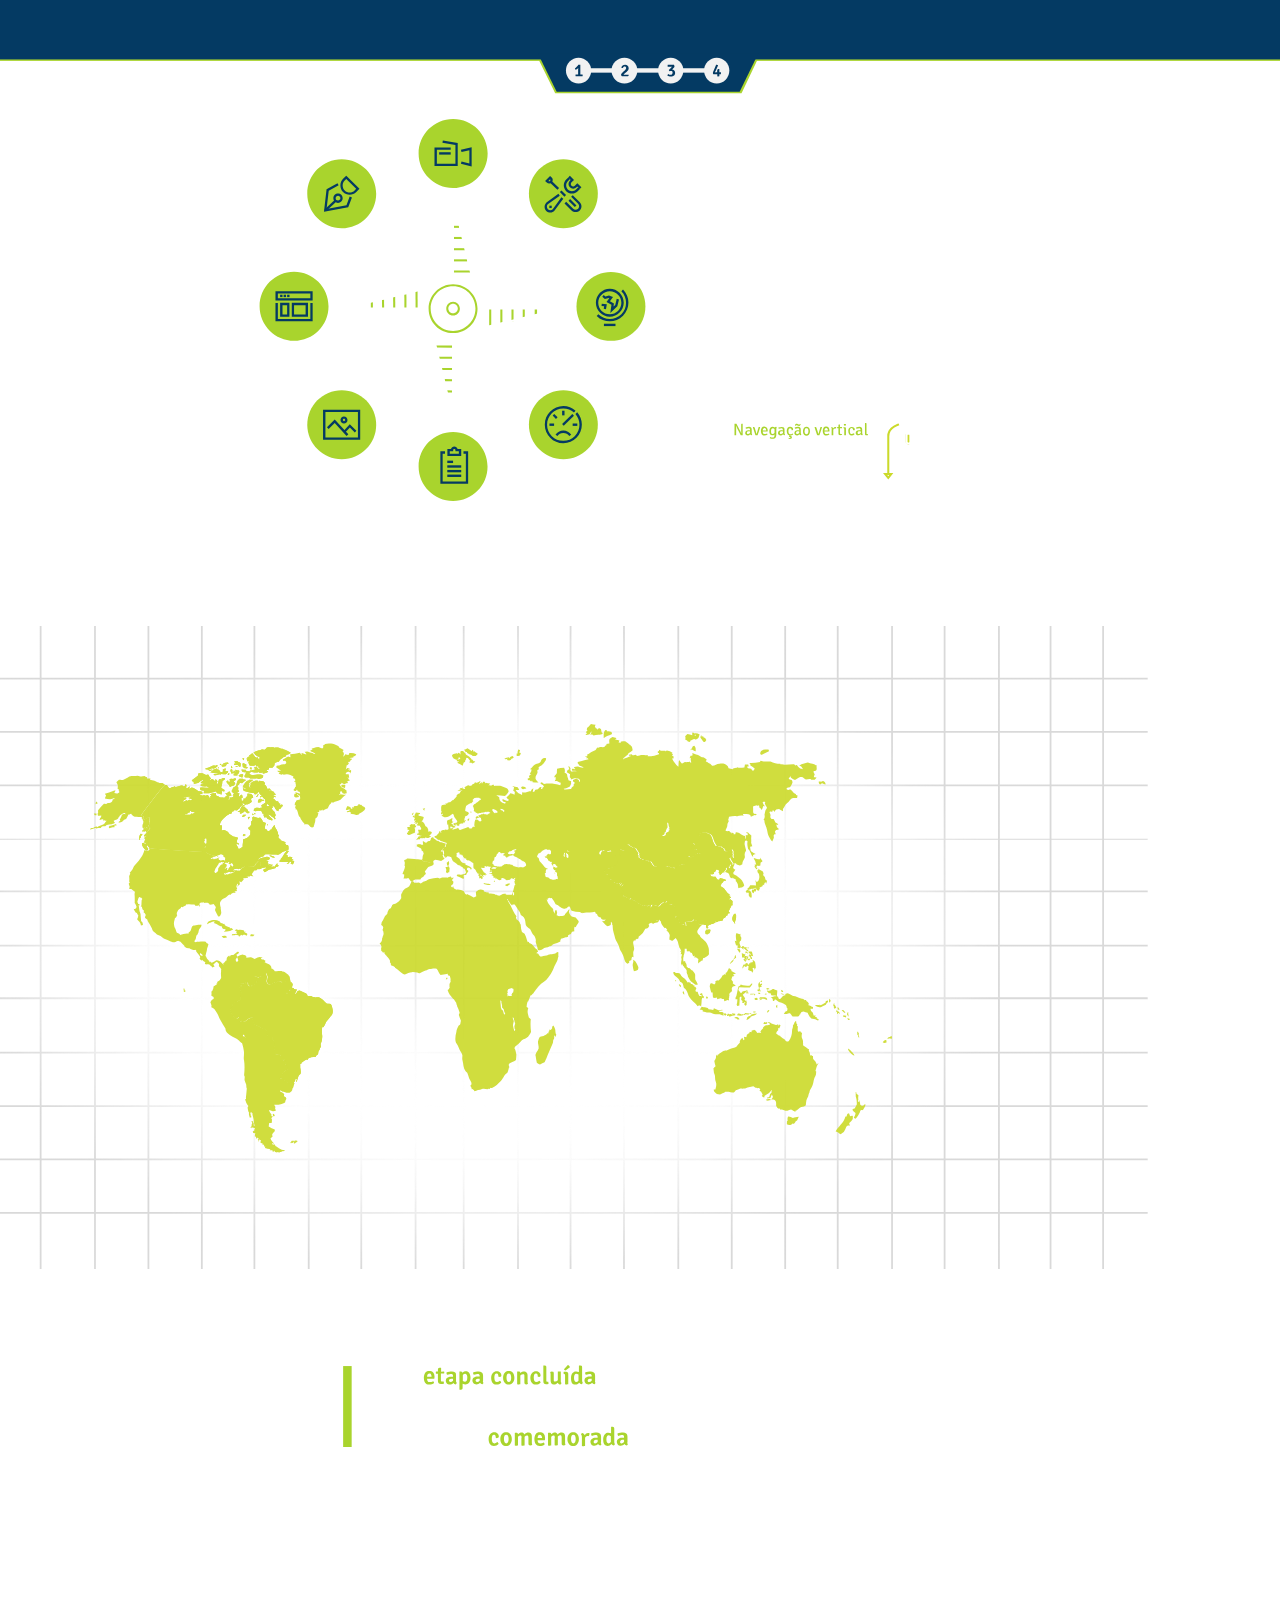
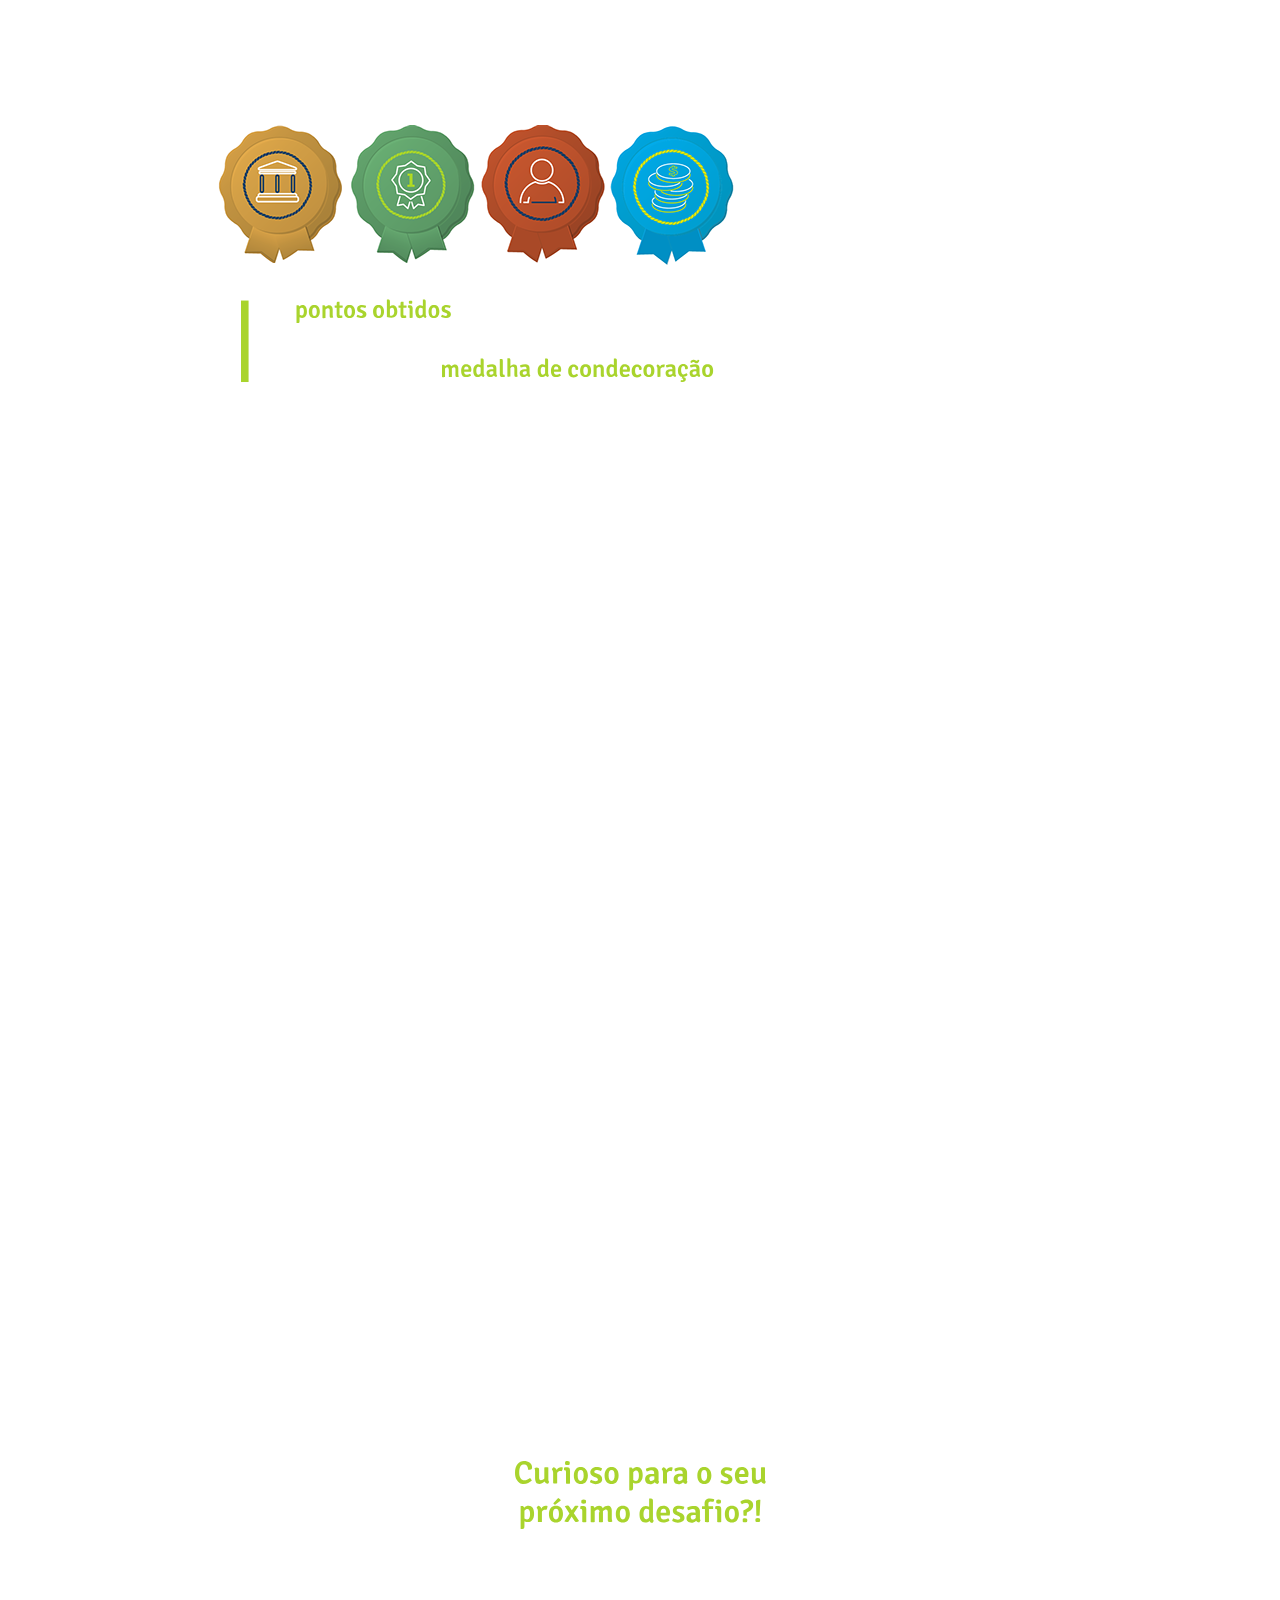
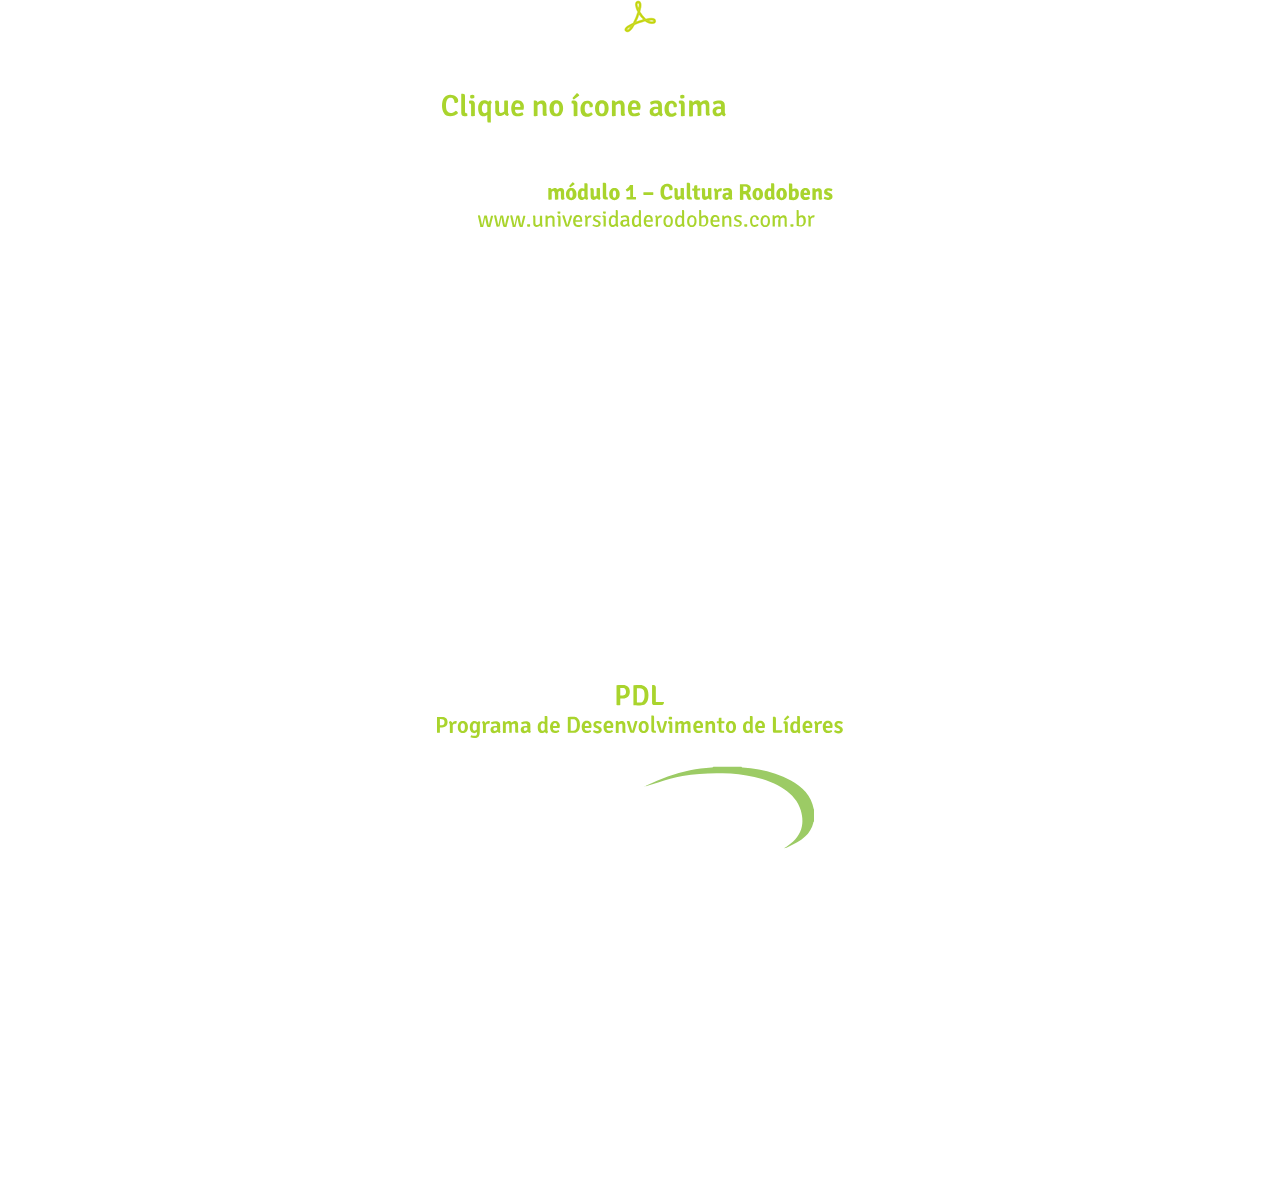
<file: views/infografico/4.html>
<style>

.version.condecoracao /* version checker */
{
	color: #00000B;
	background-color: #40AC76;
}

.html
{
	background-color: #008C95;
}

#page
{
	z-index: 1;
	width: 960px;
	min-height: 500px;
	background-image: none;
	border-style: none;
	border-color: #000000;
	background-color: transparent;
	border-radius: 0px 0px 0px 10px ;
	margin-left: auto;
	margin-right: auto;
}

#page_position_content
{
	padding-top: 75px;
	padding-bottom: 62px;
	width: 0.01px;
}

#u1253
{
	z-index: 25;
	min-height: 228px;
}

#u1253-bw
{
	z-index: 25;
	position: fixed;
	left: 0px;
	right: 0px;
	top: -70px;
}

#u1195
{
	z-index: 28;
	width: 24px;
	height: 42px;
	position: fixed;
	top: 42px;
	left: 412px;
}

#u1194
{
	z-index: 27;
	width: 24px;
	height: 44px;
	position: fixed;
	top: 39px;
	left: 454px;
}

#u1192
{
	z-index: 26;
	width: 24px;
	height: 45px;
	position: fixed;
	top: 39px;
	left: 495px;
}

#pu1410
{
	width: 0.01px;
	margin-left: 99px;
}

#u1410
{
	z-index: 3;
	position: relative;
	margin-right: -10000px;
}

#u2287
{
	z-index: 4;
	position: relative;
	margin-right: -10000px;
	margin-top: 101px;
	left: 418px;
}

#pu1671
{
	width: 0.01px;
	padding-bottom: 57px;
	margin-left: 682px;
	margin-top: -35px;
}

#u1671
{
	z-index: 29;
	position: fixed;
	top: 423px;
	left: 682px;
}

#u1068
{
	z-index: 18;
	position: fixed;
	top: 423px;
	left: 883px;
}

.js #u1671.ose_pre_init,.js #u1068.ose_pre_init
{
	opacity: 1;
	-ms-filter: "progid:DXImageTransform.Microsoft.Alpha(Opacity=100)";
	filter: alpha(opacity=100);
}

#u1694
{
	z-index: 6;
	opacity: 0.9;
	-ms-filter: "progid:DXImageTransform.Microsoft.Alpha(Opacity=90)";
	filter: alpha(opacity=90);
	position: fixed;
	top: 626px;
	left: -177px;
}

#u1696
{
	z-index: 7;
	opacity: 0.9;
	-ms-filter: "progid:DXImageTransform.Microsoft.Alpha(Opacity=90)";
	filter: alpha(opacity=90);
	position: fixed;
	top: 724px;
	left: 90px;
}

#u1009
{
	z-index: 11;
	position: fixed;
	top: 1365px;
	left: 343px;
}

#u1287
{
	z-index: 23;
	width: 127px;
	background-color: transparent;
	position: fixed;
	top: 1725px;
	left: 217px;
}

#u1285
{
	z-index: 21;
	width: 127px;
	background-color: transparent;
	position: fixed;
	top: 1725px;
	left: 348px;
}

#u1283
{
	z-index: 19;
	width: 127px;
	background-color: transparent;
	position: fixed;
	top: 1725px;
	left: 479px;
}

#u1619
{
	z-index: 8;
	width: 126px;
	background-color: transparent;
	position: fixed;
	top: 1725px;
	left: 610px;
}

#u2295
{
	z-index: 2;
	position: fixed;
	top: 1898px;
	left: 241px;
}

#u1035
{
	z-index: 14;
	margin-left: 355px;
	margin-top: 2534px;
	position: relative;
}

#u1029
{
	z-index: 12;
	width: 68px;
	background-color: transparent;
	margin-left: 446px;
	margin-top: 48px;
	position: relative;
}

#u1040
{
	z-index: 15;
	margin-left: 282px;
	margin-top: 48px;
	position: relative;
}

#u1674
{
	z-index: 5;
	overflow: hidden;
	margin-left: 282px;
	margin-top: 27px;
	position: relative;
}

#u1048
{
	z-index: 17;
	margin-left: 277px;
	margin-top: 458px;
	position: relative;
}

#u1045
{
	z-index: 16;
	margin-left: 305px;
	margin-top: 23px;
	position: relative;
}

.js #u1694.ose_pre_init,.js #u1696.ose_pre_init,.js #u1674.ose_pre_init,.js #u1048.ose_pre_init,.js #u1045.ose_pre_init
{
	opacity: 0;
	-ms-filter: "progid:DXImageTransform.Microsoft.Alpha(Opacity=0)";
	filter: alpha(opacity=0);
}

#u935
{
	z-index: 10;
	width: 143px;
	height: 191px;
	margin-top: 34px;
	position: relative;
}

.ie #u1195,.ie #u1194,.ie #u1192,.ie #u935
{
	background-color: #FFFFFF;
	opacity: 0.01;
	-ms-filter: "progid:DXImageTransform.Microsoft.Alpha(Opacity=1)";
	filter: alpha(opacity=1);
}

body
{
	position: relative;
	min-width: 960px;
	padding-top: 36px;
	padding-bottom: 36px;
}

#page .verticalspacer
{
	clear: both;
}



</style>
 <body>

  <div class="rounded-corners clearfix" id="page"><!-- column -->
   <div class="position_content" id="page_position_content">
    <div class="browser_width mse_pre_init" id="u1253-bw">
     <img class="svg btn4" id="u1253" src="images/svg%20colado%20871x67.svg" width="100%" height="228" alt="" data-mu-svgfallback="images/svg%20colado%20871x67_poster_.png"/><!-- svg -->
    </div>
    <a class="nonblock nontext mse_pre_init btn1" id="u1195" href="#"><!-- simple frame --></a>
    <a class="nonblock nontext mse_pre_init btn2" id="u1194" href="#"><!-- simple frame --></a>
    <a class="nonblock nontext mse_pre_init btn3" id="u1192" href="#"><!-- simple frame --></a>
    <div class="clearfix colelem" id="pu1410"><!-- group -->
     <img class="svg grpelem" id="u1410" src="images/svg%20colado%203739x3702.svg" width="387" height="382" alt="" data-mu-svgfallback="images/svg%20colado%203739x370_poster_.png"/><!-- svg -->
     <img class="svg grpelem" id="u2287" src="images/svg%20colado%202622x126.svg" width="376" height="181" alt="" data-mu-svgfallback="images/svg%20colado%202622x126_poster_.png"/><!-- svg -->
    </div>
    <div class="clearfix colelem" id="pu1671"><!-- group -->
     <img class="svg ose_pre_init mse_pre_init" id="u1671" src="images/svg%20colado%201337x40.svg" width="186" height="56" alt="" data-mu-svgfallback="images/svg%20colado%201337x40_poster_.png"/><!-- svg -->
     <img class="svg ose_pre_init mse_pre_init" id="u1068" src="images/svg%20colado%20197x27.svg" width="40" height="57" alt="" data-mu-svgfallback="images/svg%20colado%20197x27_poster_.png"/><!-- svg -->
    </div>
    <img class="svg ose_pre_init mse_pre_init" id="u1694" src="images/svg%20colado%201487x722.svg" width="1325" height="643" alt=""/><!-- svg -->
    <img class="svg ose_pre_init mse_pre_init" id="u1696" src="images/svg%20colado%201024.svg" width="802" height="429" alt=""/><!-- svg -->
    <img class="svg mse_pre_init" id="u1009" src="images/svg%20colado%201365x38.svg" width="291" height="82" alt="" data-mu-svgfallback="images/svg%20colado%201365x38_poster_.png"/><!-- svg -->
    <div class="clip_frame mse_pre_init" id="u1287"><!-- image -->
     <img class="block" id="u1287_img" src="images/rodobens_learning%20map-28.png" alt="" width="127" height="138"/>
    </div>
    <div class="clip_frame mse_pre_init" id="u1285"><!-- image -->
     <img class="block" id="u1285_img" src="images/rodobens_learning%20map-27.png" alt="" width="127" height="138"/>
    </div>
    <div class="clip_frame mse_pre_init" id="u1283"><!-- image -->
     <img class="block" id="u1283_img" src="images/rodobens_learning%20map-26.png" alt="" width="127" height="138"/>
    </div>
    <div class="clip_frame mse_pre_init" id="u1619"><!-- image -->
     <img class="block" id="u1619_img" src="images/elementos_storyline_rodobens-22.png" alt="" width="126" height="140"/>
    </div>
    <img class="svg mse_pre_init" id="u2295" src="images/svg%20colado%202523x43.svg" width="478" height="86" alt="" data-mu-svgfallback="images/svg%20colado%202523x43_poster_.png"/><!-- svg -->
    <img class="svg colelem" id="u1035" src="images/svg%20colado%20125x33.svg" width="251" height="68" alt="" data-mu-svgfallback="images/svg%20colado%20125x33_poster_.png"/><!-- svg -->
    <div class="clip_frame colelem" id="u1029"><!-- image -->
     
     <a href="./pdf/pdl1.pdf" target="_blank"><img class="block" id="u1029_img" src="images/pdf.png" alt="" width="68" height="68"/></a>
    
    </div>
    <img class="svg colelem" id="u1040" src="images/svg%20colado%201683x26.svg" width="395" height="63" alt="" data-mu-svgfallback="images/svg%20colado%201683x26_poster_.png"/><!-- svg -->
    <a class="nonblock nontext ose_pre_init colelem" id="u1674" href="http://www.universidaderodobens.com.br"><!-- svg --><img class="svg" src="images/svg%20colado%202158x37.svg" width="408" height="71" alt=""/></a>
    <img class="svg ose_pre_init colelem" id="u1048" src="images/svg%20colado%202809x36.svg" width="406" height="53" alt=""/><!-- svg -->
    <img class="svg ose_pre_init colelem" id="u1045" src="images/svg%20colado%202627x622.svg" width="349" height="95" alt=""/><!-- svg -->
    <div class="colelem" id="u935"><!-- simple frame --></div>
    <div class="verticalspacer"></div>
   </div>
  </div>
  <!-- JS includes -->
  <script type="text/javascript">
  // if (document.location.protocol != 'https:') document.write('\x3Cscript src="http://musecdn2.businesscatalyst.com/scripts/4.0/jquery-1.8.3.min.js" type="text/javascript">\x3C/script>');
</script>
  <script type="text/javascript">
  // window.jQuery || document.write('\x3Cscript src="scripts/jquery-1.8.3.min.js" type="text/javascript">\x3C/script>');
</script>
  <script src="scripts/museutils.js?521960461" type="text/javascript"></script>
  <script src="scripts/jquery.scrolleffects.js?4038615763" type="text/javascript"></script>
  <script src="scripts/jquery.watch.js?56779320" type="text/javascript"></script>
  <!-- Other scripts -->
  <script type="text/javascript">
   $(document).ready(function() { try {
(function(){var a={},b=function(a){if(a.match(/^rgb/))return a=a.replace(/\s+/g,"").match(/([\d\,]+)/gi)[0].split(","),(parseInt(a[0])<<16)+(parseInt(a[1])<<8)+parseInt(a[2]);if(a.match(/^\#/))return parseInt(a.substr(1),16);return 0};(function(){$('link[type="text/css"]').each(function(){var b=($(this).attr("href")||"").match(/\/?css\/([\w\-]+\.css)\?(\d+)/);b&&b[1]&&b[2]&&(a[b[1]]=b[2])})})();(function(){$("body").append('<div class="version" style="display:none; width:1px; height:1px;"></div>');
for(var c=$(".version"),d=0;d<Muse.assets.required.length;){var f=Muse.assets.required[d],g=f.match(/([\w\-\.]+)\.(\w+)$/),k=g&&g[1]?g[1]:null,g=g&&g[2]?g[2]:null;switch(g.toLowerCase()){case "css":k=k.replace(/\W/gi,"_").replace(/^([^a-z])/gi,"_$1");c.addClass(k);var g=b(c.css("color")),h=b(c.css("background-color"));g!=0||h!=0?(Muse.assets.required.splice(d,1),"undefined"!=typeof a[f]&&(g!=a[f]>>>24||h!=(a[f]&16777215))&&Muse.assets.outOfDate.push(f)):d++;c.removeClass(k);break;case "js":k.match(/^jquery-[\d\.]+/gi)&&
typeof $!="undefined"?Muse.assets.required.splice(d,1):d++;break;default:throw Error("Unsupported file type: "+g);}}c.remove();if(Muse.assets.outOfDate.length||Muse.assets.required.length)c="Alguns arquivos no servidor podem estar ausentes ou incorretos. Limpe o cache do navegador e tente novamente. Se o problema persistir, entre em contato com o autor do site.",(d=location&&location.search&&location.search.match&&location.search.match(/muse_debug/gi))&&Muse.assets.outOfDate.length&&(c+="\nOut of date: "+Muse.assets.outOfDate.join(",")),d&&Muse.assets.required.length&&(c+="\nMissing: "+Muse.assets.required.join(",")),alert(c)})()})();
/* body */
Muse.Utils.transformMarkupToFixBrowserProblemsPreInit();/* body */
Muse.Utils.prepHyperlinks(true);/* body */
$('#u1253-bw').registerPositionScrollEffect([{"speed":[null,0],"in":[-Infinity,83]},{"speed":[null,0],"in":[83,Infinity]}]);/* scroll effect */
Muse.Utils.resizeHeight()/* resize height */
$('#u1195').registerPositionScrollEffect([{"speed":[0,0],"in":[-Infinity,62.42]},{"speed":[0,0],"in":[62.42,Infinity]}]);/* scroll effect */
$('#u1194').registerPositionScrollEffect([{"speed":[0,0],"in":[-Infinity,60.1]},{"speed":[0,0],"in":[60.1,Infinity]}]);/* scroll effect */
$('#u1192').registerPositionScrollEffect([{"speed":[0,0],"in":[-Infinity,59.34]},{"speed":[0,0],"in":[59.34,Infinity]}]);/* scroll effect */
$('#u1671').registerPositionScrollEffect([{"speed":[0,0],"in":[-Infinity,17.95]},{"speed":[0,0],"in":[17.95,Infinity]}]);/* scroll effect */
$('#u1671').registerOpacityScrollEffect([{"in":[-Infinity,17.95],"opacity":100,"fade":50},{"in":[17.95,17.95],"opacity":100},{"in":[17.95,Infinity],"opacity":0,"fade":199.25}]);/* scroll effect */
$('#u1068').registerPositionScrollEffect([{"speed":[0,0],"in":[-Infinity,21.21]},{"speed":[0,0],"in":[21.21,Infinity]}]);/* scroll effect */
$('#u1068').registerOpacityScrollEffect([{"in":[-Infinity,21.21],"opacity":100,"fade":50},{"in":[21.21,21.21],"opacity":100},{"in":[21.21,Infinity],"opacity":0,"fade":194.4}]);/* scroll effect */
$('#u1694').registerPositionScrollEffect([{"speed":[0,0],"in":[-Infinity,660]},{"speed":[0,0],"in":[660,Infinity]}]);/* scroll effect */
$('#u1694').registerOpacityScrollEffect([{"in":[-Infinity,660],"opacity":0,"fade":239},{"in":[660,660],"opacity":90},{"in":[660,Infinity],"opacity":10,"fade":486}]);/* scroll effect */
$('#u1696').registerPositionScrollEffect([{"speed":[0,0],"in":[-Infinity,661.8]},{"speed":[0,0],"in":[661.8,Infinity]}]);/* scroll effect */
$('#u1696').registerOpacityScrollEffect([{"in":[-Infinity,661.8],"opacity":0,"fade":240},{"in":[661.8,661.8],"opacity":90},{"in":[661.8,Infinity],"opacity":10,"fade":482.2}]);/* scroll effect */
$('#u1009').registerPositionScrollEffect([{"speed":[4,0],"in":[-Infinity,1136.54]},{"speed":[0,1],"in":[1136.54,Infinity]}]);/* scroll effect */
$('#u1287').registerPositionScrollEffect([{"speed":[2,1],"in":[-Infinity,1560.9]},{"speed":[0,0.5],"in":[1560.9,Infinity]}]);/* scroll effect */
$('#u1285').registerPositionScrollEffect([{"speed":[2,1],"in":[-Infinity,1563.9]},{"speed":[0,0.5],"in":[1563.9,Infinity]}]);/* scroll effect */
$('#u1283').registerPositionScrollEffect([{"speed":[-2,1],"in":[-Infinity,1564.9]},{"speed":[0,0.5],"in":[1564.9,Infinity]}]);/* scroll effect */
$('#u1619').registerPositionScrollEffect([{"speed":[-2,1],"in":[-Infinity,1560.75]},{"speed":[0,0.5],"in":[1560.75,Infinity]}]);/* scroll effect */
$('#u2295').registerPositionScrollEffect([{"speed":[0,4],"in":[-Infinity,1545]},{"speed":[0,0.5],"in":[1545,Infinity]}]);/* scroll effect */
$('#u1674').registerOpacityScrollEffect([{"in":[-Infinity,2912],"opacity":0,"fade":116},{"in":[2912,2912],"opacity":100},{"in":[2912,Infinity],"opacity":100,"fade":498}]);/* scroll effect */
$('#u1048').registerOpacityScrollEffect([{"in":[-Infinity,3563],"opacity":0,"fade":50},{"in":[3563,3563],"opacity":100},{"in":[3563,Infinity],"opacity":100,"fade":50}]);/* scroll effect */
$('#u1045').registerOpacityScrollEffect([{"in":[-Infinity,3591],"opacity":0,"fade":50},{"in":[3591,3591],"opacity":100},{"in":[3591,Infinity],"opacity":100,"fade":50}]);/* scroll effect */
Muse.Utils.fullPage('#page');/* 100% height page */
Muse.Utils.showWidgetsWhenReady();/* body */
Muse.Utils.transformMarkupToFixBrowserProblems();/* body */
} catch(e) { if (e && 'function' == typeof e.notify) e.notify(); else Muse.Assert.fail('Error calling selector function:' + e); }}
                    
);
</script>
   </body>
</file>
<file: views/infografico/css/site_global.css>
html
{
	min-height: 100%;
	min-width: 100%;
	-ms-text-size-adjust: none;
}

body,div,dl,dt,dd,ul,ol,li,nav,h1,h2,h3,h4,h5,h6,pre,code,form,fieldset,legend,input,button,textarea,p,blockquote,th,td,a
{
	margin: 0;
	padding: 0;
	border-width: 0;
	-webkit-transform-origin: left top;
	-ms-transform-origin: left top;
	-o-transform-origin: left top;
	transform-origin: left top;
}

table
{
	border-collapse: collapse;
	border-spacing: 0;
}

fieldset,img
{
	border: 0;
	-webkit-transform-origin: left top;
	-ms-transform-origin: left top;
	-o-transform-origin: left top;
	transform-origin: left top;
}

address,caption,cite,code,dfn,em,strong,th,var,optgroup
{
	font-style: inherit;
	font-weight: inherit;
}

del,ins
{
	text-decoration: none;
}

li
{
	list-style: none;
}

caption,th
{
	text-align: left;
}

h1,h2,h3,h4,h5,h6
{
	font-size: 100%;
	font-weight: inherit;
}

input,button,textarea,select,optgroup,option
{
	font-family: inherit;
	font-size: inherit;
	font-style: inherit;
	font-weight: inherit;
}

body
{
	font-family: Arial, Helvetica Neue, Helvetica, sans-serif;
	text-align: left;
	font-size: 14px;
	line-height: 17px;
	word-wrap: break-word;
	text-rendering: optimizeLegibility;/* kerning, primarily */
}

@media screen and (-webkit-min-device-pixel-ratio:0)
{
	body { text-rendering:auto; }
}

a:link
{
	color: #0000FF;
	text-decoration: underline;
}

a:visited
{
	color: #800080;
	text-decoration: underline;
}

a:hover
{
	color: #0000FF;
	text-decoration: underline;
}

a:active
{
	color: #EE0000;
	text-decoration: underline;
}

a.nontext /* used to override default properties of 'a' tag */
{
	color: black;
	text-decoration: none;
	font-style: normal;
	font-weight: normal;
}

.normal_text
{
	color: #000000;
	direction: ltr;
	font-family: Arial, Helvetica Neue, Helvetica, sans-serif;
	font-size: 14px;
	font-style: normal;
	font-weight: normal;
	letter-spacing: 0px;
	line-height: 17px;
	text-align: left;
	text-decoration: none;
	text-indent: 0px;
	text-transform: none;
	vertical-align: 0px;
	padding: 0px;
}

.list0 li:before
{
	position: absolute;
	right: 100%;
	letter-spacing: 0px;
	text-decoration: none;
	font-weight: normal;
	font-style: normal;
}

.rtl-list li:before
{
	right: auto;
	left: 100%;
}

.nls-None > li:before,.nls-None .list3 > li:before,.nls-None .list6 > li:before
{
	margin-right: 6px;
	content: '•';
}

.nls-None .list1 > li:before,.nls-None .list4 > li:before,.nls-None .list7 > li:before
{
	margin-right: 6px;
	content: '○';
}

.nls-None,.nls-None .list1,.nls-None .list2,.nls-None .list3,.nls-None .list4,.nls-None .list5,.nls-None .list6,.nls-None .list7,.nls-None .list8
{
	padding-left: 34px;
}

.nls-None.rtl-list,.nls-None .list1.rtl-list,.nls-None .list2.rtl-list,.nls-None .list3.rtl-list,.nls-None .list4.rtl-list,.nls-None .list5.rtl-list,.nls-None .list6.rtl-list,.nls-None .list7.rtl-list,.nls-None .list8.rtl-list
{
	padding-left: 0px;
	padding-right: 34px;
}

.nls-None .list2 > li:before,.nls-None .list5 > li:before,.nls-None .list8 > li:before
{
	margin-right: 6px;
	content: '-';
}

.nls-None.rtl-list > li:before,.nls-None .list1.rtl-list > li:before,.nls-None .list2.rtl-list > li:before,.nls-None .list3.rtl-list > li:before,.nls-None .list4.rtl-list > li:before,.nls-None .list5.rtl-list > li:before,.nls-None .list6.rtl-list > li:before,.nls-None .list7.rtl-list > li:before,.nls-None .list8.rtl-list > li:before
{
	margin-right: 0px;
	margin-left: 6px;
}

.TabbedPanelsTab
{
	white-space: nowrap;
}

.MenuBar  .MenuBarView,.MenuBar  .SubMenuView /* Resets for ul and li in menus */
{
	display: block;
	list-style: none;
}

.MenuBar .SubMenu
{
	display: none;
	position: absolute;
}

.NoWrap
{
	white-space: nowrap;
	word-wrap: normal;
}

.rootelem /* the root of the artwork tree */
{
	margin-left: auto;
	margin-right: auto;
}

.colelem /* a child element of a column */
{
	display: inline;
	float: left;
	clear: both;
}

.colelem100 /* a child element of a column that is 100% width */
{
	clear: both;
}

.grpelem /* a child element of a group */
{
	display: inline;
	float: left;
}

.clearfix:after /* force a container to fit around floated items */
{
	content: "\0020";
	visibility: hidden;
	display: block;
	height: 0;
	clear: both;
}

*:first-child+html .clearfix /* IE7 */
{
	zoom: 1;
}

.clip_frame /* used to clip the contents as in the case of an image frame */
{
	overflow: hidden;
}

.inclusion_context /* context for positioning a group of elements that share the same height */
{
	display: table;
	table-layout: fixed;
	width: 0.01px;
}

.inclelem /* element of an inclusion context */
{
	display: table-cell;
	vertical-align: top;
}

.f3s_mid /* 3-slice frame, middle slice */
{
	background-repeat: repeat;
}

.f3s_top,.f3s_bot /* 3-slice frame, top slice */
{
	background-repeat: no-repeat;
}

.f9s_top_left,.f9s_bot_left /* 9-slice frame, left corner slice */
{
	background-repeat: no-repeat;
	background-position: left;
}

.f9s_top_right,.f9s_bot_right /* 9-slice frame, right corner slice */
{
	background-repeat: no-repeat;
	background-position: right;
}

.f9s_top_mid,.f9s_bot_mid /* 9-slice frame, top/bottom horizontal slice */
{
	background-repeat: repeat-x;
	background-position: 0px 0px;
}

.f9s_mid_left /* 9-slice frame, left vertical slice */
{
	background-repeat: repeat-y;
	background-position: left;
}

.f9s_mid_right /* 9-slice frame, right vertical slice */
{
	background-repeat: repeat-y;
	background-position: right;
}

.f9s_center /* 9-slice frame, center slice */
{
	background-repeat: repeat;
	background-position: 0px 0px;
}

.popup_anchor /* anchors an abspos popup */
{
	position: relative;
	width: 0px;
	height: 0px;
}

.popup_element
{
	z-index: 100000;
}

.svg
{
	display: block;
	vertical-align: top;
}

span.wrap /* used to force wrap after floated array when nested inside a paragraph */
{
	content: '';
	clear: left;
	display: block;
}

span.actAsInlineDiv /* used to simulate a DIV with inline display when already nested inside a paragraph */
{
	display: inline-block;
}

.position_content,.excludeFromNormalFlow /* used when child content is larger than parent */
{
	float: left;
}

.preload_images /* used to preload images used in non-default states */
{
	position: absolute;
	overflow: hidden;
	left: -9999px;
	top: -9999px;
	height: 1px;
	width: 1px;
}

preload /* used to specifiy the dimension of preload item */
{
	height: 1px;
	width: 1px;
}

.animateStates
{
	-webkit-transition: 0.3s ease-in-out;
	-moz-transition: 0.3s ease-in-out;
	-o-transition: 0.3s ease-in-out;
	transition: 0.3s ease-in-out;
}

input:focus,textarea:focus /* remove default focussed input styling */
{
	outline: none;
}

textarea
{
	resize: none;
	overflow: auto;
}

.fld-prompt /* form placeholders cursor behavior */
{
	pointer-events: none;
}

.wrapped-input /* form inputs & placeholders let div styling show thru */
{
	position: absolute;
	top: 0;
	left: 0;
	background: transparent;
	border: none;
}

.submit-btn /* form submit buttons on top of sibling elements */
{
	z-index: 50000;
	cursor: pointer;
}

.anchor_item /* used to specify anchor properties */
{
	width: 22px;
	height: 18px;
}

.MenuBar .SubMenuVisible,.MenuBarVertical .SubMenuVisible,.MenuBar .SubMenu .SubMenuVisible,.popup_element.Active,span.actAsPara,.actAsDiv,a.nonblock.nontext,img.block
{
	display: block;
}

.ose_ei
{
	visibility: hidden;
	z-index: 0;
}

.widget_invisible,.js .invi,.js .mse_pre_init,.js .an_invi /* used to hide the widget before loaded */
{
	visibility: hidden;
}

.no_vert_scroll
{
	overflow-y: hidden;
}

.always_vert_scroll
{
	overflow-y: scroll;
}

.always_horz_scroll
{
	overflow-x: scroll;
}

.popup_element.Inactive,.js .disn,.hidden
{
	display: none;
}

.fullscreen
{
	overflow: hidden;
	left: 0px;
	top: 0px;
	position: fixed;
	height: 100%;
	width: 100%;
	-moz-box-sizing: border-box;
	-webkit-box-sizing: border-box;
	-ms-box-sizing: border-box;
	box-sizing: border-box;
}

.fullwidth
{
	position: absolute;
}

.borderbox
{
	-moz-box-sizing: border-box;
	-webkit-box-sizing: border-box;
	-ms-box-sizing: border-box;
	box-sizing: border-box;
}

.scroll_wrapper
{
	position: absolute;
	overflow: auto;
	left: 0px;
	right: 0px;
	top: 0px;
	bottom: 0px;
	padding-top: 0px;
	padding-bottom: 0px;
	margin-top: 0px;
	margin-bottom: 0px;
}

.browser_width > *
{
	position: absolute;
	left: 0px;
	right: 0px;
}

.list0 li,.MenuBar .MenuItemContainer,.SlideShowContentPanel .fullscreen img
{
	position: relative;
}

.accordion_wrapper
{
	display: inline;
	float: left;
	width: 0px;
}

.fld-checkbox input[type=checkbox] /* Hide native checkbox */
{
	position: absolute;
	overflow: hidden;
	clip: rect(0px, 0px, 0px, 0px);
	height: 1px;
	width: 1px;
	margin: -1px;
	padding: 0;
	border: 0;
}

.fld-checkbox input[type=checkbox] + label
{
	display: inline-block;
	background-repeat: no-repeat;
	cursor: pointer;
	float: left;
	width: 100%;
	height: 100%;
}

.pointer_cursor,.fld-recaptcha-mode,.fld-recaptcha-refresh,.fld-recaptcha-help
{
	cursor: pointer;
}

p,h1,h2,h3,h4,h5,h6,ol,ul,span.actAsPara /* disable Android font boosting */
{
	max-height: 1000000px;
}

.superscript
{
	vertical-align: super;
	font-size: 66%;
	line-height: 0;
}

.subscript
{
	vertical-align: sub;
	font-size: 66%;
	line-height: 0;
}
</file>
<file: views/infografico/css/o-programa.css>
.version.o_programa /* version checker */
{
	color: #000009;
	background-color: #E637EA;
}

.html
{
	background-color: #008C95;
}

#page
{
	z-index: 1;
	width: 132px;
	min-height: 0px;
	background-image: none;
	border-style: none;
	border-color: #000000;
	background-color: transparent;
	margin-left: auto;
	margin-right: auto;
	padding: 10405px 399px 62px 429px;
}

#u1242
{
	z-index: 29;
	min-height: 179px;
}

#u1242-bw
{
	z-index: 29;
	position: fixed;
	left: 0px;
	right: 0px;
	top: -81px;
}

#u1546
{
	z-index: 2;
	opacity: 0.45;
	-ms-filter: "progid:DXImageTransform.Microsoft.Alpha(Opacity=45)";
	filter: alpha(opacity=45);
	position: fixed;
	top: 10px;
	left: -252px;
}

#u1162
{
	z-index: 32;
	width: 24px;
	height: 33px;
	position: fixed;
	top: 11px;
	left: 413px;
}

#u1158
{
	z-index: 30;
	width: 24px;
	height: 34px;
	position: fixed;
	top: 11px;
	left: 493px;
}

#u1159
{
	z-index: 31;
	width: 24px;
	height: 33px;
	position: fixed;
	top: 11px;
	left: 538px;
}

#u2227
{
	z-index: 3;
	position: fixed;
	top: 98px;
	left: 84px;
}

#u1640
{
	z-index: 27;
	position: fixed;
	top: 542px;
	left: 674px;
}

#u1076
{
	z-index: 26;
	position: fixed;
	top: 539px;
	left: 866px;
}

.js #u1640.ose_pre_init,.js #u1076.ose_pre_init
{
	opacity: 1;
	-ms-filter: "progid:DXImageTransform.Microsoft.Alpha(Opacity=100)";
	filter: alpha(opacity=100);
}

#u2247
{
	z-index: 33;
	position: fixed;
	top: 786px;
	left: 485px;
}

#u2641
{
	z-index: 4;
	position: fixed;
	top: 1364px;
	left: 125px;
}

#u2355
{
	z-index: 35;
	position: fixed;
	top: 1693px;
	left: 301px;
}

#u2744
{
	z-index: 37;
	position: fixed;
	top: 2215px;
	left: 652px;
}

#u2252
{
	z-index: 34;
	position: fixed;
	top: 2904px;
	left: 427px;
}

#u2699
{
	z-index: 6;
	position: fixed;
	top: 3363px;
	left: 270px;
}

#u2646
{
	z-index: 5;
	position: fixed;
	top: 3363px;
	left: 270px;
}

#u2705
{
	z-index: 8;
	position: fixed;
	top: 3878px;
	left: 294px;
}

#u2651
{
	z-index: 7;
	position: fixed;
	top: 3878px;
	left: 294px;
}

#u2656
{
	z-index: 9;
	position: fixed;
	top: 4484px;
	left: 304px;
}

#u2711
{
	z-index: 10;
	position: fixed;
	top: 4484px;
	left: 304px;
}

#u2661
{
	z-index: 11;
	position: fixed;
	top: 5179px;
	left: 282px;
}

#u2714
{
	z-index: 12;
	position: fixed;
	top: 5179px;
	left: 282px;
}

#u2666
{
	z-index: 13;
	position: fixed;
	top: 5862px;
	left: 266px;
}

#u2720
{
	z-index: 14;
	position: fixed;
	top: 5862px;
	left: 266px;
}

#u2726
{
	z-index: 16;
	position: fixed;
	top: 6604px;
	left: 258px;
}

#u2671
{
	z-index: 15;
	position: fixed;
	top: 6604px;
	left: 258px;
}

#u2732
{
	z-index: 18;
	position: fixed;
	top: 7168px;
	left: 218px;
}

#u2676
{
	z-index: 17;
	position: fixed;
	top: 7168px;
	left: 218px;
}

#u2681
{
	z-index: 19;
	position: fixed;
	top: 7881px;
	left: 208px;
}

#u2735
{
	z-index: 20;
	position: fixed;
	top: 7881px;
	left: 208px;
}

#u2738
{
	z-index: 22;
	position: fixed;
	top: 8707px;
	left: 200px;
}

#u2686
{
	z-index: 21;
	position: fixed;
	top: 8707px;
	left: 200px;
}

#u2741
{
	z-index: 24;
	position: fixed;
	top: 9314px;
	left: 172px;
}

#u2691
{
	z-index: 23;
	position: fixed;
	top: 9314px;
	left: 172px;
}

#u2624
{
	z-index: 25;
	overflow: hidden;
	position: fixed;
	top: 9981px;
	left: 122px;
}

.js #u2641.ose_pre_init,.js #u2355.ose_pre_init,.js #u2744.ose_pre_init,.js #u2699.ose_pre_init,.js #u2646.ose_pre_init,.js #u2705.ose_pre_init,.js #u2651.ose_pre_init,.js #u2656.ose_pre_init,.js #u2711.ose_pre_init,.js #u2661.ose_pre_init,.js #u2714.ose_pre_init,.js #u2666.ose_pre_init,.js #u2720.ose_pre_init,.js #u2726.ose_pre_init,.js #u2671.ose_pre_init,.js #u2732.ose_pre_init,.js #u2676.ose_pre_init,.js #u2681.ose_pre_init,.js #u2735.ose_pre_init,.js #u2738.ose_pre_init,.js #u2686.ose_pre_init,.js #u2741.ose_pre_init,.js #u2691.ose_pre_init,.js #u2624.ose_pre_init
{
	opacity: 0;
	-ms-filter: "progid:DXImageTransform.Microsoft.Alpha(Opacity=0)";
	filter: alpha(opacity=0);
}

#u2562
{
	z-index: 36;
	position: fixed;
	top: 10020px;
	left: 601px;
}

#u864
{
	z-index: 28;
	width: 132px;
	height: 132px;
	position: relative;
}

.ie #u1162,.ie #u1158,.ie #u1159,.ie #u864
{
	background-color: #FFFFFF;
	opacity: 0.01;
	-ms-filter: "progid:DXImageTransform.Microsoft.Alpha(Opacity=1)";
	filter: alpha(opacity=1);
}

body
{
	position: relative;
	min-width: 960px;
	padding-top: 36px;
	padding-bottom: 36px;
}

#page .verticalspacer
{
	clear: both;
}
</file>
<file: views/infografico/css/ferramentas.css>
.version.ferramentas /* version checker */
{
	color: #0000EB;
	background-color: #6B71FB;
}

.html
{
	background-color: #008C95;
}

#page
{
	z-index: 1;
	width: 747px;
	min-height: 393.846604502678px;
	background-image: none;
	border-style: none;
	border-color: #000000;
	background-color: transparent;
	margin-left: auto;
	margin-right: auto;
	padding: 44px 145px 62.15339549732198px 68px;
}

#u1206
{
	z-index: 12;
	min-height: 102px;
}

#u1206-bw
{
	z-index: 12;
	position: fixed;
	left: 0px;
	right: 0px;
	top: -46px;
}

#u1171
{
	z-index: 15;
	width: 24px;
	height: 33px;
	position: fixed;
	top: 11px;
	left: 412px;
}

#u1170
{
	z-index: 14;
	width: 24px;
	height: 33px;
	position: fixed;
	top: 11px;
	left: 454px;
}

#u1169
{
	z-index: 13;
	width: 24px;
	height: 33px;
	position: fixed;
	top: 11px;
	left: 538px;
}

#pu1643
{
	width: 0.01px;
	margin-left: 40px;
}

#u1643
{
	z-index: 2;
	position: relative;
	margin-right: -10000px;
	margin-top: 181px;
	left: 333px;
}

#u880
{
	z-index: 3;
	position: relative;
	margin-right: -10000px;
}

#u1648
{
	z-index: 17;
	position: fixed;
	top: 513px;
	left: 690px;
}

#u1073
{
	z-index: 11;
	position: fixed;
	top: 513px;
	left: 889px;
}

.js #u1648.ose_pre_init,.js #u1073.ose_pre_init
{
	opacity: 1;
	-ms-filter: "progid:DXImageTransform.Microsoft.Alpha(Opacity=100)";
	filter: alpha(opacity=100);
}

#u903
{
	z-index: 6;
	position: fixed;
	top: 662px;
	left: 588px;
}

#u898
{
	z-index: 5;
	position: fixed;
	top: 746px;
	left: 99px;
}

#u908
{
	z-index: 7;
	position: fixed;
	top: 1173px;
	left: 604px;
}

#u913
{
	z-index: 8;
	position: fixed;
	top: 1433px;
	left: 632px;
}

#u918
{
	z-index: 9;
	position: fixed;
	top: 1615px;
	left: 610px;
}

#u1437
{
	z-index: 16;
	overflow: hidden;
	position: fixed;
	top: 1688px;
	left: 175px;
}

#u926
{
	z-index: 10;
	position: fixed;
	top: 1728px;
	left: 647px;
}

.js #u898.ose_pre_init,.js #u908.ose_pre_init,.js #u913.ose_pre_init,.js #u918.ose_pre_init,.js #u1437.ose_pre_init,.js #u926.ose_pre_init
{
	opacity: 0;
	-ms-filter: "progid:DXImageTransform.Microsoft.Alpha(Opacity=0)";
	filter: alpha(opacity=0);
}

#u897
{
	z-index: 4;
	width: 143px;
	height: 191px;
	margin-top: 1498px;
	position: relative;
}

.ie #u1171,.ie #u1170,.ie #u1169,.ie #u897
{
	background-color: #FFFFFF;
	opacity: 0.01;
	-ms-filter: "progid:DXImageTransform.Microsoft.Alpha(Opacity=1)";
	filter: alpha(opacity=1);
}

body
{
	position: relative;
	min-width: 960px;
	padding-top: 36px;
	padding-bottom: 36px;
}

#page .verticalspacer
{
	clear: both;
}
</file>
<file: views/infografico/tablet/css/index.css>
.version.index /* version checker */
{
	color: #00001F;
	background-color: #435330;
}

@-ms-viewport
{
	width: 768px;
}

@-webkit-viewport
{
	width: 768px;
}

@-o-viewport
{
	width: 768px;
}

@-moz-viewport
{
	width: 768px;
}

@viewport
{
	width: 768px;
}

.html
{
	background: #FFFFFF url("../../images/rodobens_learning%20map-34.svg") repeat left top scroll;
	background-size: 1023px 712px;
}

.nosvg.html,.nosvg .html
{
	background-image: url('../../images/rodobens_learning%20map-34_poster_u235.png');
}

#page
{
	z-index: 1;
	width: 768px;
	min-height: 826px;
	background-image: none;
	border-style: none;
	border-color: #000000;
	background-color: transparent;
	padding-top: 70px;
	padding-bottom: 128px;
}

#u108,#u108-bw
{
	z-index: 4;
	min-height: 46px;
}

#u102
{
	z-index: 5;
	margin-left: 26px;
	margin-top: 24px;
	position: relative;
}

#u96
{
	z-index: 2;
	min-height: 46px;
}

#u96-bw
{
	z-index: 2;
	min-height: 46px;
	margin-top: 25px;
}

#u121
{
	z-index: 6;
	position: fixed;
	top: 676px;
	left: 159px;
}

#u142
{
	z-index: 3;
	position: fixed;
	top: 735px;
	left: 80px;
}

#u137
{
	z-index: 7;
	position: fixed;
	top: 782px;
	left: 214px;
}

.js #u121.ose_pre_init,.js #u137.ose_pre_init
{
	opacity: 0;
	-ms-filter: "progid:DXImageTransform.Microsoft.Alpha(Opacity=0)";
	filter: alpha(opacity=0);
}

#u145
{
	z-index: 8;
	position: fixed;
	top: 943px;
	left: 39px;
}

#u164
{
	z-index: 9;
	margin-left: 278px;
	margin-top: 939px;
	position: relative;
}

body
{
	position: relative;
	min-width: 768px;
}

#page .verticalspacer
{
	clear: both;
}
</file>
<file: views/##inforgrafico/viewer.css>
/* Copyright 2014 Mozilla Foundation
 *
 * Licensed under the Apache License, Version 2.0 (the "License");
 * you may not use this file except in compliance with the License.
 * You may obtain a copy of the License at
 *
 *     http://www.apache.org/licenses/LICENSE-2.0
 *
 * Unless required by applicable law or agreed to in writing, software
 * distributed under the License is distributed on an "AS IS" BASIS,
 * WITHOUT WARRANTIES OR CONDITIONS OF ANY KIND, either express or implied.
 * See the License for the specific language governing permissions and
 * limitations under the License.
 */

 .hideElement {
      display: none !important;
 }

.textLayer {
  position: absolute;
  left: 0;
  top: 0;
  right: 0;
  bottom: 0;
  overflow: hidden;
  opacity: 0.2;
}

.textLayer > div {
  color: transparent;
  position: absolute;
  white-space: pre;
  cursor: text;
  -webkit-transform-origin: 0% 0%;
  -moz-transform-origin: 0% 0%;
  -o-transform-origin: 0% 0%;
  -ms-transform-origin: 0% 0%;
  transform-origin: 0% 0%;
}

.textLayer .highlight {
  margin: -1px;
  padding: 1px;

  background-color: rgb(180, 0, 170);
  border-radius: 4px;
}

.textLayer .highlight.begin {
  border-radius: 4px 0px 0px 4px;
}

.textLayer .highlight.end {
  border-radius: 0px 4px 4px 0px;
}

.textLayer .highlight.middle {
  border-radius: 0px;
}

.textLayer .highlight.selected {
  background-color: rgb(0, 100, 0);
}

.textLayer ::selection { background: rgb(0,0,255); }
.textLayer ::-moz-selection { background: rgb(0,0,255); }

.pdfViewer .canvasWrapper {
  overflow: hidden;
}

.pdfViewer .page {
  direction: ltr;
  width: 816px;
  height: 1056px;
  margin: 1px auto -8px auto;
  position: relative;
  overflow: visible;
  border: 9px solid transparent;
  background-clip: content-box;
  border-image: url(images/shadow.png) 9 9 repeat;
  background-color: white;
}

.pdfViewer.removePageBorders .page {
  margin: 0px auto 10px auto;
  border: none;
}

.pdfViewer .page canvas {
  margin: 0;
  display: block;
}

.pdfViewer .page .loadingIcon {
  position: absolute;
  display: block;
  left: 0;
  top: 0;
  right: 0;
  bottom: 0;
  background: url('images/loading-icon.gif') center no-repeat;
}

.pdfViewer .page .annotLink > a:hover {
  opacity: 0.2;
  background: #ff0;
  box-shadow: 0px 2px 10px #ff0;
}

.pdfPresentationMode:-webkit-full-screen .pdfViewer .page {
  margin-bottom: 100%;
  border: 0;
}

.pdfPresentationMode:-moz-full-screen .pdfViewer .page {
  margin-bottom: 100%;
  border: 0;
}

.pdfPresentationMode:-ms-fullscreen .pdfViewer .page {
  margin-bottom: 100% !important;
  border: 0;
}

.pdfPresentationMode:fullscreen .pdfViewer .page {
  margin-bottom: 100%;
  border: 0;
}

.pdfViewer .page .annotText > img {
  position: absolute;
  cursor: pointer;
}

.pdfViewer .page .annotTextContentWrapper {
  position: absolute;
  width: 20em;
}

.pdfViewer .page .annotTextContent {
  z-index: 200;
  float: left;
  max-width: 20em;
  background-color: #FFFF99;
  box-shadow: 0px 2px 5px #333;
  border-radius: 2px;
  padding: 0.6em;
  cursor: pointer;
}

.pdfViewer .page .annotTextContent > h1 {
  font-size: 1em;
  border-bottom: 1px solid #000000;
  padding-bottom: 0.2em;
}

.pdfViewer .page .annotTextContent > p {
  padding-top: 0.2em;
}

.pdfViewer .page .annotLink > a {
  position: absolute;
  font-size: 1em;
  top: 0;
  left: 0;
  width: 100%;
  height: 100%;
}

.pdfViewer .page .annotLink > a /* -ms-a */  {
  background: url("[data-uri]\
                   LAAAAAABAAEAAAIBRAA7") 0 0 repeat;
}

* {
  padding: 0;
  margin: 0;
}

html {
  height: 100%;
  /* Font size is needed to make the activity bar the correct size. */
  font-size: 10px;
  overflow: hidden;
}

body {
  height: 100%;
  background-color: #404040;
  background-image: url(images/texture.png);
}

body,
input,
button,
select {
  font: message-box;
  outline: none;
}

.hidden {
  display: none !important;
}
[hidden] {
  display: none !important;
}

#viewerContainer.pdfPresentationMode:-webkit-full-screen {
  top: 0px;
  border-top: 2px solid transparent;
  background-color: #000;
  width: 100%;
  height: 100%;
  overflow: hidden;
  cursor: none;
  -webkit-user-select: none;
}

#viewerContainer.pdfPresentationMode:-moz-full-screen {
  top: 0px;
  border-top: 2px solid transparent;
  background-color: #000;
  width: 100%;
  height: 100%;
  overflow: hidden;
  cursor: none;
  -moz-user-select: none;
}

#viewerContainer.pdfPresentationMode:-ms-fullscreen {
  top: 0px !important;
  border-top: 2px solid transparent;
  width: 100%;
  height: 100%;
  overflow: hidden !important;
  cursor: none;
  -ms-user-select: none;
}

#viewerContainer.pdfPresentationMode:-ms-fullscreen::-ms-backdrop {
  background-color: #000;
}

#viewerContainer.pdfPresentationMode:fullscreen {
  top: 0px;
  border-top: 2px solid transparent;
  background-color: #000;
  width: 100%;
  height: 100%;
  overflow: hidden;
  cursor: none;
  -webkit-user-select: none;
  -moz-user-select: none;
  -ms-user-select: none;
}

.pdfPresentationMode:-webkit-full-screen a:not(.internalLink) {
  display: none;
}

.pdfPresentationMode:-moz-full-screen a:not(.internalLink) {
  display: none;
}

.pdfPresentationMode:-ms-fullscreen a:not(.internalLink) {
  display: none !important;
}

.pdfPresentationMode:fullscreen a:not(.internalLink) {
  display: none;
}

.pdfPresentationMode:-webkit-full-screen .textLayer > div {
  cursor: none;
}

.pdfPresentationMode:-moz-full-screen .textLayer > div {
  cursor: none;
}

.pdfPresentationMode:-ms-fullscreen .textLayer > div {
  cursor: none;
}

.pdfPresentationMode:fullscreen .textLayer > div {
  cursor: none;
}

.pdfPresentationMode.pdfPresentationModeControls > *,
.pdfPresentationMode.pdfPresentationModeControls .textLayer > div {
  cursor: default;
}

/* outer/inner center provides horizontal center */
.outerCenter {
  pointer-events: none;
  position: relative;
}
html[dir='ltr'] .outerCenter {
  float: right;
  right: 50%;
}
html[dir='rtl'] .outerCenter {
  float: left;
  left: 50%;
}
.innerCenter {
  pointer-events: auto;
  position: relative;
}
html[dir='ltr'] .innerCenter {
  float: right;
  right: -50%;
}
html[dir='rtl'] .innerCenter {
  float: left;
  left: -50%;
}

#outerContainer {
  width: 100%;
  height: 100%;
  position: relative;
}

#sidebarContainer {
  position: absolute;
  top: 0;
  bottom: 0;
  width: 200px;
  visibility: hidden;
  -webkit-transition-duration: 200ms;
  -webkit-transition-timing-function: ease;
  transition-duration: 200ms;
  transition-timing-function: ease;

}
html[dir='ltr'] #sidebarContainer {
  -webkit-transition-property: left;
  transition-property: left;
  left: -200px;
}
html[dir='rtl'] #sidebarContainer {
  -webkit-transition-property: right;
  transition-property: right;
  right: -200px;
}

#outerContainer.sidebarMoving > #sidebarContainer,
#outerContainer.sidebarOpen > #sidebarContainer {
  visibility: visible;
}
html[dir='ltr'] #outerContainer.sidebarOpen > #sidebarContainer {
  left: 0px;
}
html[dir='rtl'] #outerContainer.sidebarOpen > #sidebarContainer {
  right: 0px;
}

#mainContainer {
  position: absolute;
  top: 0;
  right: 0;
  bottom: 0;
  left: 0;
  min-width: 320px;
  -webkit-transition-duration: 200ms;
  -webkit-transition-timing-function: ease;
  transition-duration: 200ms;
  transition-timing-function: ease;
}
html[dir='ltr'] #outerContainer.sidebarOpen > #mainContainer {
  -webkit-transition-property: left;
  transition-property: left;
  left: 200px;
}
html[dir='rtl'] #outerContainer.sidebarOpen > #mainContainer {
  -webkit-transition-property: right;
  transition-property: right;
  right: 200px;
}

#sidebarContent {
  top: 32px;
  bottom: 0;
  overflow: auto;
  -webkit-overflow-scrolling: touch;
  position: absolute;
  width: 200px;
  background-color: hsla(0,0%,0%,.1);
}
html[dir='ltr'] #sidebarContent {
  left: 0;
  box-shadow: inset -1px 0 0 hsla(0,0%,0%,.25);
}
html[dir='rtl'] #sidebarContent {
  right: 0;
  box-shadow: inset 1px 0 0 hsla(0,0%,0%,.25);
}

#viewerContainer {
  overflow: auto;
  -webkit-overflow-scrolling: touch;
  position: absolute;
  top: 32px;
  right: 0;
  bottom: 0;
  left: 0;
  outline: none;
}
html[dir='ltr'] #viewerContainer {
  box-shadow: inset 1px 0 0 hsla(0,0%,100%,.05);
}
html[dir='rtl'] #viewerContainer {
  box-shadow: inset -1px 0 0 hsla(0,0%,100%,.05);
}

.toolbar {
  position: relative;
  left: 0;
  right: 0;
  z-index: 9999;
  cursor: default;
}

#toolbarContainer {
  width: 100%;
}

#toolbarSidebar {
  width: 200px;
  height: 32px;
  background-color: #424242; /* fallback */
  background-image: url(images/texture.png),
                    linear-gradient(hsla(0,0%,30%,.99), hsla(0,0%,25%,.95));
}
html[dir='ltr'] #toolbarSidebar {
  box-shadow: inset -1px 0 0 rgba(0, 0, 0, 0.25),
              inset 0 -1px 0 hsla(0,0%,100%,.05),
              0 1px 0 hsla(0,0%,0%,.15),
              0 0 1px hsla(0,0%,0%,.1);
}
html[dir='rtl'] #toolbarSidebar {
  box-shadow: inset 1px 0 0 rgba(0, 0, 0, 0.25),
              inset 0 1px 0 hsla(0,0%,100%,.05),
              0 1px 0 hsla(0,0%,0%,.15),
              0 0 1px hsla(0,0%,0%,.1);
}

#toolbarContainer, .findbar, .secondaryToolbar {
  position: relative;
  height: 32px;
  background-color: #474747; /* fallback */
  background-image: url(images/texture.png),
                    linear-gradient(hsla(0,0%,32%,.99), hsla(0,0%,27%,.95));
}
html[dir='ltr'] #toolbarContainer, .findbar, .secondaryToolbar {
  box-shadow: inset 1px 0 0 hsla(0,0%,100%,.08),
              inset 0 1px 1px hsla(0,0%,0%,.15),
              inset 0 -1px 0 hsla(0,0%,100%,.05),
              0 1px 0 hsla(0,0%,0%,.15),
              0 1px 1px hsla(0,0%,0%,.1);
}
html[dir='rtl'] #toolbarContainer, .findbar, .secondaryToolbar {
  box-shadow: inset -1px 0 0 hsla(0,0%,100%,.08),
              inset 0 1px 1px hsla(0,0%,0%,.15),
              inset 0 -1px 0 hsla(0,0%,100%,.05),
              0 1px 0 hsla(0,0%,0%,.15),
              0 1px 1px hsla(0,0%,0%,.1);
}

#toolbarViewer {
  height: 32px;
}

#loadingBar {
  position: relative;
  width: 100%;
  height: 4px;
  background-color: #333;
  border-bottom: 1px solid #333;
}

#loadingBar .progress {
  position: absolute;
  top: 0;
  left: 0;
  width: 0%;
  height: 100%;
  background-color: #ddd;
  overflow: hidden;
  -webkit-transition: width 200ms;
  transition: width 200ms;
}

@-webkit-keyframes progressIndeterminate {
  0% { left: 0%; }
  50% { left: 100%; }
  100% { left: 100%; }
}

@keyframes progressIndeterminate {
  0% { left: 0%; }
  50% { left: 100%; }
  100% { left: 100%; }
}

#loadingBar .progress.indeterminate {
  background-color: #999;
  -webkit-transition: none;
  transition: none;
}

#loadingBar .indeterminate .glimmer {
  position: absolute;
  top: 0;
  left: 0;
  height: 100%;
  width: 50px;

  background-image: linear-gradient(to right, #999 0%, #fff 50%, #999 100%);
  background-size: 100% 100%;
  background-repeat: no-repeat;

  -webkit-animation: progressIndeterminate 2s linear infinite;
  animation: progressIndeterminate 2s linear infinite;
}

.findbar, .secondaryToolbar {
  top: 32px;
  position: absolute;
  z-index: 10000;
  height: 32px;

  min-width: 16px;
  padding: 0px 6px 0px 6px;
  margin: 4px 2px 4px 2px;
  color: hsl(0,0%,85%);
  font-size: 12px;
  line-height: 14px;
  text-align: left;
  cursor: default;
}

html[dir='ltr'] .findbar {
  left: 68px;
}

html[dir='rtl'] .findbar {
  right: 68px;
}

.findbar label {
  -webkit-user-select: none;
  -moz-user-select: none;
}

#findInput[data-status="pending"] {
  background-image: url(images/loading-small.png);
  background-repeat: no-repeat;
  background-position: right;
}
html[dir='rtl'] #findInput[data-status="pending"] {
  background-position: left;
}

.secondaryToolbar {
  padding: 6px;
  height: auto;
  z-index: 30000;
}
html[dir='ltr'] .secondaryToolbar {
  right: 4px;
}
html[dir='rtl'] .secondaryToolbar {
  left: 4px;
}

#secondaryToolbarButtonContainer {
  max-width: 200px;
  max-height: 400px;
  overflow-y: auto;
  -webkit-overflow-scrolling: touch;
  margin-bottom: -4px;
}

.doorHanger,
.doorHangerRight {
  border: 1px solid hsla(0,0%,0%,.5);
  border-radius: 2px;
  box-shadow: 0 1px 4px rgba(0, 0, 0, 0.3);
}
.doorHanger:after, .doorHanger:before,
.doorHangerRight:after, .doorHangerRight:before {
  bottom: 100%;
  border: solid transparent;
  content: " ";
  height: 0;
  width: 0;
  position: absolute;
  pointer-events: none;
}
.doorHanger:after,
.doorHangerRight:after {
  border-bottom-color: hsla(0,0%,32%,.99);
  border-width: 8px;
}
.doorHanger:before,
.doorHangerRight:before {
  border-bottom-color: hsla(0,0%,0%,.5);
  border-width: 9px;
}

html[dir='ltr'] .doorHanger:after,
html[dir='rtl'] .doorHangerRight:after {
  left: 13px;
  margin-left: -8px;
}

html[dir='ltr'] .doorHanger:before,
html[dir='rtl'] .doorHangerRight:before {
  left: 13px;
  margin-left: -9px;
}

html[dir='rtl'] .doorHanger:after,
html[dir='ltr'] .doorHangerRight:after {
  right: 13px;
  margin-right: -8px;
}

html[dir='rtl'] .doorHanger:before,
html[dir='ltr'] .doorHangerRight:before {
  right: 13px;
  margin-right: -9px;
}

#findMsg {
  font-style: italic;
  color: #A6B7D0;
}

#findInput.notFound {
  background-color: rgb(255, 102, 102);
}

html[dir='ltr'] #toolbarViewerLeft {
  margin-left: -1px;
}
html[dir='rtl'] #toolbarViewerRight {
  margin-right: -1px;
}

html[dir='ltr'] #toolbarViewerLeft,
html[dir='rtl'] #toolbarViewerRight {
  position: absolute;
  top: 0;
  left: 0;
}
html[dir='ltr'] #toolbarViewerRight,
html[dir='rtl'] #toolbarViewerLeft {
  position: absolute;
  top: 0;
  right: 0;
}
html[dir='ltr'] #toolbarViewerLeft > *,
html[dir='ltr'] #toolbarViewerMiddle > *,
html[dir='ltr'] #toolbarViewerRight > *,
html[dir='ltr'] .findbar > * {
  position: relative;
  float: left;
}
html[dir='rtl'] #toolbarViewerLeft > *,
html[dir='rtl'] #toolbarViewerMiddle > *,
html[dir='rtl'] #toolbarViewerRight > *,
html[dir='rtl'] .findbar > * {
  position: relative;
  float: right;
}

html[dir='ltr'] .splitToolbarButton {
  margin: 3px 2px 4px 0;
  display: inline-block;
}
html[dir='rtl'] .splitToolbarButton {
  margin: 3px 0 4px 2px;
  display: inline-block;
}
html[dir='ltr'] .splitToolbarButton > .toolbarButton {
  border-radius: 0;
  float: left;
}
html[dir='rtl'] .splitToolbarButton > .toolbarButton {
  border-radius: 0;
  float: right;
}

.toolbarButton,
.secondaryToolbarButton,
.overlayButton {
  border: 0 none;
  background: none;
  width: 32px;
  height: 25px;
}

.toolbarButton > span {
  display: inline-block;
  width: 0;
  height: 0;
  overflow: hidden;
}

.toolbarButton[disabled],
.secondaryToolbarButton[disabled],
.overlayButton[disabled] {
  opacity: .5;
}

.toolbarButton.group {
  margin-right: 0;
}

.splitToolbarButton.toggled .toolbarButton {
  margin: 0;
}

.splitToolbarButton:hover > .toolbarButton,
.splitToolbarButton:focus > .toolbarButton,
.splitToolbarButton.toggled > .toolbarButton,
.toolbarButton.textButton {
  background-color: hsla(0,0%,0%,.12);
  background-image: linear-gradient(hsla(0,0%,100%,.05), hsla(0,0%,100%,0));
  background-clip: padding-box;
  border: 1px solid hsla(0,0%,0%,.35);
  border-color: hsla(0,0%,0%,.32) hsla(0,0%,0%,.38) hsla(0,0%,0%,.42);
  box-shadow: 0 1px 0 hsla(0,0%,100%,.05) inset,
              0 0 1px hsla(0,0%,100%,.15) inset,
              0 1px 0 hsla(0,0%,100%,.05);
  -webkit-transition-property: background-color, border-color, box-shadow;
  -webkit-transition-duration: 150ms;
  -webkit-transition-timing-function: ease;
  transition-property: background-color, border-color, box-shadow;
  transition-duration: 150ms;
  transition-timing-function: ease;

}
.splitToolbarButton > .toolbarButton:hover,
.splitToolbarButton > .toolbarButton:focus,
.dropdownToolbarButton:hover,
.overlayButton:hover,
.toolbarButton.textButton:hover,
.toolbarButton.textButton:focus {
  background-color: hsla(0,0%,0%,.2);
  box-shadow: 0 1px 0 hsla(0,0%,100%,.05) inset,
              0 0 1px hsla(0,0%,100%,.15) inset,
              0 0 1px hsla(0,0%,0%,.05);
  z-index: 199;
}
.splitToolbarButton > .toolbarButton {
  position: relative;
}
html[dir='ltr'] .splitToolbarButton > .toolbarButton:first-child,
html[dir='rtl'] .splitToolbarButton > .toolbarButton:last-child {
  position: relative;
  margin: 0;
  margin-right: -1px;
  border-top-left-radius: 2px;
  border-bottom-left-radius: 2px;
  border-right-color: transparent;
}
html[dir='ltr'] .splitToolbarButton > .toolbarButton:last-child,
html[dir='rtl'] .splitToolbarButton > .toolbarButton:first-child {
  position: relative;
  margin: 0;
  margin-left: -1px;
  border-top-right-radius: 2px;
  border-bottom-right-radius: 2px;
  border-left-color: transparent;
}
.splitToolbarButtonSeparator {
  padding: 8px 0;
  width: 1px;
  background-color: hsla(0,0%,0%,.5);
  z-index: 99;
  box-shadow: 0 0 0 1px hsla(0,0%,100%,.08);
  display: inline-block;
  margin: 5px 0;
}
html[dir='ltr'] .splitToolbarButtonSeparator {
  float: left;
}
html[dir='rtl'] .splitToolbarButtonSeparator {
  float: right;
}
.splitToolbarButton:hover > .splitToolbarButtonSeparator,
.splitToolbarButton.toggled > .splitToolbarButtonSeparator {
  padding: 12px 0;
  margin: 1px 0;
  box-shadow: 0 0 0 1px hsla(0,0%,100%,.03);
  -webkit-transition-property: padding;
  -webkit-transition-duration: 10ms;
  -webkit-transition-timing-function: ease;
  transition-property: padding;
  transition-duration: 10ms;
  transition-timing-function: ease;
}

.toolbarButton,
.dropdownToolbarButton,
.secondaryToolbarButton,
.overlayButton {
  min-width: 16px;
  padding: 2px 6px 0;
  border: 1px solid transparent;
  border-radius: 2px;
  color: hsla(0,0%,100%,.8);
  font-size: 12px;
  line-height: 14px;
  -webkit-user-select: none;
  -moz-user-select: none;
  -ms-user-select: none;
  /* Opera does not support user-select, use <... unselectable="on"> instead */
  cursor: default;
  -webkit-transition-property: background-color, border-color, box-shadow;
  -webkit-transition-duration: 150ms;
  -webkit-transition-timing-function: ease;
  transition-property: background-color, border-color, box-shadow;
  transition-duration: 150ms;
  transition-timing-function: ease;
}

html[dir='ltr'] .toolbarButton,
html[dir='ltr'] .overlayButton,
html[dir='ltr'] .dropdownToolbarButton {
  margin: 3px 2px 4px 0;
}
html[dir='rtl'] .toolbarButton,
html[dir='rtl'] .overlayButton,
html[dir='rtl'] .dropdownToolbarButton {
  margin: 3px 0 4px 2px;
}

.toolbarButton:hover,
.toolbarButton:focus,
.dropdownToolbarButton,
.overlayButton,
.secondaryToolbarButton:hover,
.secondaryToolbarButton:focus {
  background-color: hsla(0,0%,0%,.12);
  background-image: linear-gradient(hsla(0,0%,100%,.05), hsla(0,0%,100%,0));
  background-clip: padding-box;
  border: 1px solid hsla(0,0%,0%,.35);
  border-color: hsla(0,0%,0%,.32) hsla(0,0%,0%,.38) hsla(0,0%,0%,.42);
  box-shadow: 0 1px 0 hsla(0,0%,100%,.05) inset,
              0 0 1px hsla(0,0%,100%,.15) inset,
              0 1px 0 hsla(0,0%,100%,.05);
}

.toolbarButton:hover:active,
.overlayButton:hover:active,
.dropdownToolbarButton:hover:active,
.secondaryToolbarButton:hover:active {
  background-color: hsla(0,0%,0%,.2);
  background-image: linear-gradient(hsla(0,0%,100%,.05), hsla(0,0%,100%,0));
  border-color: hsla(0,0%,0%,.35) hsla(0,0%,0%,.4) hsla(0,0%,0%,.45);
  box-shadow: 0 1px 1px hsla(0,0%,0%,.1) inset,
              0 0 1px hsla(0,0%,0%,.2) inset,
              0 1px 0 hsla(0,0%,100%,.05);
  -webkit-transition-property: background-color, border-color, box-shadow;
  -webkit-transition-duration: 10ms;
  -webkit-transition-timing-function: linear;
  transition-property: background-color, border-color, box-shadow;
  transition-duration: 10ms;
  transition-timing-function: linear;
}

.toolbarButton.toggled,
.splitToolbarButton.toggled > .toolbarButton.toggled,
.secondaryToolbarButton.toggled {
  background-color: hsla(0,0%,0%,.3);
  background-image: linear-gradient(hsla(0,0%,100%,.05), hsla(0,0%,100%,0));
  border-color: hsla(0,0%,0%,.4) hsla(0,0%,0%,.45) hsla(0,0%,0%,.5);
  box-shadow: 0 1px 1px hsla(0,0%,0%,.1) inset,
              0 0 1px hsla(0,0%,0%,.2) inset,
              0 1px 0 hsla(0,0%,100%,.05);
  -webkit-transition-property: background-color, border-color, box-shadow;
  -webkit-transition-duration: 10ms;
  -webkit-transition-timing-function: linear;
  transition-property: background-color, border-color, box-shadow;
  transition-duration: 10ms;
  transition-timing-function: linear;
}

.toolbarButton.toggled:hover:active,
.splitToolbarButton.toggled > .toolbarButton.toggled:hover:active,
.secondaryToolbarButton.toggled:hover:active {
  background-color: hsla(0,0%,0%,.4);
  border-color: hsla(0,0%,0%,.4) hsla(0,0%,0%,.5) hsla(0,0%,0%,.55);
  box-shadow: 0 1px 1px hsla(0,0%,0%,.2) inset,
              0 0 1px hsla(0,0%,0%,.3) inset,
              0 1px 0 hsla(0,0%,100%,.05);
}

.dropdownToolbarButton {
  width: 120px;
  max-width: 120px;
  padding: 0;
  overflow: hidden;
  background: url(images/toolbarButton-menuArrows.png) no-repeat;
}
html[dir='ltr'] .dropdownToolbarButton {
  background-position: 95%;
}
html[dir='rtl'] .dropdownToolbarButton {
  background-position: 5%;
}

.dropdownToolbarButton > select {
  min-width: 140px;
  font-size: 12px;
  color: hsl(0,0%,95%);
  margin: 0;
  padding: 3px 2px 2px;
  border: none;
  background: rgba(0,0,0,0); /* Opera does not support 'transparent' <select> background */
}

.dropdownToolbarButton > select > option {
  background: hsl(0,0%,24%);
}

#customScaleOption {
  display: none;
}

#pageWidthOption {
  border-bottom: 1px rgba(255, 255, 255, .5) solid;
}

html[dir='ltr'] .splitToolbarButton:first-child,
html[dir='ltr'] .toolbarButton:first-child,
html[dir='rtl'] .splitToolbarButton:last-child,
html[dir='rtl'] .toolbarButton:last-child {
  margin-left: 4px;
}
html[dir='ltr'] .splitToolbarButton:last-child,
html[dir='ltr'] .toolbarButton:last-child,
html[dir='rtl'] .splitToolbarButton:first-child,
html[dir='rtl'] .toolbarButton:first-child {
  margin-right: 4px;
}

.toolbarButtonSpacer {
  width: 30px;
  display: inline-block;
  height: 1px;
}

.toolbarButtonFlexibleSpacer {
  -webkit-box-flex: 1;
  -moz-box-flex: 1;
  min-width: 30px;
}

html[dir='ltr'] #findPrevious {
  margin-left: 3px;
}
html[dir='ltr'] #findNext {
  margin-right: 3px;
}

html[dir='rtl'] #findPrevious {
  margin-right: 3px;
}
html[dir='rtl'] #findNext {
  margin-left: 3px;
}

.toolbarButton::before,
.secondaryToolbarButton::before {
  /* All matching images have a size of 16x16
   * All relevant containers have a size of 32x25 */
  position: absolute;
  display: inline-block;
  top: 4px;
  left: 7px;
}

html[dir="ltr"] .secondaryToolbarButton::before {
  left: 4px;
}
html[dir="rtl"] .secondaryToolbarButton::before {
  right: 4px;
}

html[dir='ltr'] .toolbarButton#sidebarToggle::before {
  content: url(images/toolbarButton-sidebarToggle.png);
}
html[dir='rtl'] .toolbarButton#sidebarToggle::before {
  content: url(images/toolbarButton-sidebarToggle-rtl.png);
}

html[dir='ltr'] .toolbarButton#secondaryToolbarToggle::before {
  content: url(images/toolbarButton-secondaryToolbarToggle.png);
}
html[dir='rtl'] .toolbarButton#secondaryToolbarToggle::before {
  content: url(images/toolbarButton-secondaryToolbarToggle-rtl.png);
}

html[dir='ltr'] .toolbarButton.findPrevious::before {
  content: url(images/findbarButton-previous.png);
}
html[dir='rtl'] .toolbarButton.findPrevious::before {
  content: url(images/findbarButton-previous-rtl.png);
}

html[dir='ltr'] .toolbarButton.findNext::before {
  content: url(images/findbarButton-next.png);
}
html[dir='rtl'] .toolbarButton.findNext::before {
  content: url(images/findbarButton-next-rtl.png);
}

html[dir='ltr'] .toolbarButton.pageUp::before {
  content: url(images/toolbarButton-pageUp.png);
}
html[dir='rtl'] .toolbarButton.pageUp::before {
  content: url(images/toolbarButton-pageUp-rtl.png);
}

html[dir='ltr'] .toolbarButton.pageDown::before {
  content: url(images/toolbarButton-pageDown.png);
}
html[dir='rtl'] .toolbarButton.pageDown::before {
  content: url(images/toolbarButton-pageDown-rtl.png);
}

.toolbarButton.zoomOut::before {
  content: url(images/toolbarButton-zoomOut.png);
}

.toolbarButton.zoomIn::before {
  content: url(images/toolbarButton-zoomIn.png);
}

.toolbarButton.presentationMode::before,
.secondaryToolbarButton.presentationMode::before {
  content: url(images/toolbarButton-presentationMode.png);
}

.toolbarButton.print::before,
.secondaryToolbarButton.print::before {
  content: url(images/toolbarButton-print.png);
}

.toolbarButton.openFile::before,
.secondaryToolbarButton.openFile::before {
  content: url(images/toolbarButton-openFile.png);
}

.toolbarButton.download::before,
.secondaryToolbarButton.download::before {
  content: url(images/toolbarButton-download.png);
}

.toolbarButton.bookmark,
.secondaryToolbarButton.bookmark {
  -webkit-box-sizing: border-box;
  -moz-box-sizing: border-box;
  box-sizing: border-box;
  outline: none;
  padding-top: 4px;
  text-decoration: none;
}
.secondaryToolbarButton.bookmark {
  padding-top: 5px;
}

.bookmark[href='#'] {
  opacity: .5;
  pointer-events: none;
}

.toolbarButton.bookmark::before,
.secondaryToolbarButton.bookmark::before {
  content: url(images/toolbarButton-bookmark.png);
}

#viewThumbnail.toolbarButton::before {
  content: url(images/toolbarButton-viewThumbnail.png);
}

html[dir="ltr"] #viewOutline.toolbarButton::before {
  content: url(images/toolbarButton-viewOutline.png);
}
html[dir="rtl"] #viewOutline.toolbarButton::before {
  content: url(images/toolbarButton-viewOutline-rtl.png);
}

#viewAttachments.toolbarButton::before {
  content: url(images/toolbarButton-viewAttachments.png);
}

#viewFind.toolbarButton::before {
  content: url(images/toolbarButton-search.png);
}

.secondaryToolbarButton {
  position: relative;
  margin: 0 0 4px 0;
  padding: 3px 0 1px 0;
  height: auto;
  min-height: 25px;
  width: auto;
  min-width: 100%;
  white-space: normal;
}
html[dir="ltr"] .secondaryToolbarButton {
  padding-left: 24px;
  text-align: left;
}
html[dir="rtl"] .secondaryToolbarButton {
  padding-right: 24px;
  text-align: right;
}
html[dir="ltr"] .secondaryToolbarButton.bookmark {
  padding-left: 27px;
}
html[dir="rtl"] .secondaryToolbarButton.bookmark {
  padding-right: 27px;
}

html[dir="ltr"] .secondaryToolbarButton > span {
  padding-right: 4px;
}
html[dir="rtl"] .secondaryToolbarButton > span {
  padding-left: 4px;
}

.secondaryToolbarButton.firstPage::before {
  content: url(images/secondaryToolbarButton-firstPage.png);
}

.secondaryToolbarButton.lastPage::before {
  content: url(images/secondaryToolbarButton-lastPage.png);
}

.secondaryToolbarButton.rotateCcw::before {
  content: url(images/secondaryToolbarButton-rotateCcw.png);
}

.secondaryToolbarButton.rotateCw::before {
  content: url(images/secondaryToolbarButton-rotateCw.png);
}

.secondaryToolbarButton.handTool::before {
  content: url(images/secondaryToolbarButton-handTool.png);
}

.secondaryToolbarButton.documentProperties::before {
  content: url(images/secondaryToolbarButton-documentProperties.png);
}

.verticalToolbarSeparator {
  display: block;
  padding: 8px 0;
  margin: 8px 4px;
  width: 1px;
  background-color: hsla(0,0%,0%,.5);
  box-shadow: 0 0 0 1px hsla(0,0%,100%,.08);
}
html[dir='ltr'] .verticalToolbarSeparator {
  margin-left: 2px;
}
html[dir='rtl'] .verticalToolbarSeparator {
  margin-right: 2px;
}

.horizontalToolbarSeparator {
  display: block;
  margin: 0 0 4px 0;
  height: 1px;
  width: 100%;
  background-color: hsla(0,0%,0%,.5);
  box-shadow: 0 0 0 1px hsla(0,0%,100%,.08);
}

.toolbarField {
  padding: 3px 6px;
  margin: 4px 0 4px 0;
  border: 1px solid transparent;
  border-radius: 2px;
  background-color: hsla(0,0%,100%,.09);
  background-image: linear-gradient(hsla(0,0%,100%,.05), hsla(0,0%,100%,0));
  background-clip: padding-box;
  border: 1px solid hsla(0,0%,0%,.35);
  border-color: hsla(0,0%,0%,.32) hsla(0,0%,0%,.38) hsla(0,0%,0%,.42);
  box-shadow: 0 1px 0 hsla(0,0%,0%,.05) inset,
              0 1px 0 hsla(0,0%,100%,.05);
  color: hsl(0,0%,95%);
  font-size: 12px;
  line-height: 14px;
  outline-style: none;
  transition-property: background-color, border-color, box-shadow;
  transition-duration: 150ms;
  transition-timing-function: ease;
}

.toolbarField[type=checkbox] {
  display: inline-block;
  margin: 8px 0px;
}

.toolbarField.pageNumber {
  -moz-appearance: textfield; /* hides the spinner in moz */
  min-width: 16px;
  text-align: right;
  width: 40px;
}

.toolbarField.pageNumber.visiblePageIsLoading {
  background-image: url(images/loading-small.png);
  background-repeat: no-repeat;
  background-position: 1px;
}

.toolbarField.pageNumber::-webkit-inner-spin-button,
.toolbarField.pageNumber::-webkit-outer-spin-button {
    -webkit-appearance: none;
    margin: 0;
}

.toolbarField:hover {
  background-color: hsla(0,0%,100%,.11);
  border-color: hsla(0,0%,0%,.4) hsla(0,0%,0%,.43) hsla(0,0%,0%,.45);
}

.toolbarField:focus {
  background-color: hsla(0,0%,100%,.15);
  border-color: hsla(204,100%,65%,.8) hsla(204,100%,65%,.85) hsla(204,100%,65%,.9);
}

.toolbarLabel {
  min-width: 16px;
  padding: 3px 6px 3px 2px;
  margin: 4px 2px 4px 0;
  border: 1px solid transparent;
  border-radius: 2px;
  color: hsl(0,0%,85%);
  font-size: 12px;
  line-height: 14px;
  text-align: left;
  -webkit-user-select: none;
  -moz-user-select: none;
  cursor: default;
}

#thumbnailView {
  position: absolute;
  width: 120px;
  top: 0;
  bottom: 0;
  padding: 10px 40px 0;
  overflow: auto;
  -webkit-overflow-scrolling: touch;
}

.thumbnail {
  float: left;
  margin-bottom: 5px;
}

#thumbnailView > a:last-of-type > .thumbnail {
  margin-bottom: 10px;
}

#thumbnailView > a:last-of-type > .thumbnail:not([data-loaded]) {
  margin-bottom: 9px;
}

.thumbnail:not([data-loaded]) {
  border: 1px dashed rgba(255, 255, 255, 0.5);
  margin: -1px -1px 4px -1px;
}

.thumbnailImage {
  border: 1px solid transparent;
  box-shadow: 0 0 0 1px rgba(0, 0, 0, 0.5), 0 2px 8px rgba(0, 0, 0, 0.3);
  opacity: 0.8;
  z-index: 99;
  background-color: white;
  background-clip: content-box;
}

.thumbnailSelectionRing {
  border-radius: 2px;
  padding: 7px;
}

a:focus > .thumbnail > .thumbnailSelectionRing > .thumbnailImage,
.thumbnail:hover > .thumbnailSelectionRing > .thumbnailImage {
  opacity: .9;
}

a:focus > .thumbnail > .thumbnailSelectionRing,
.thumbnail:hover > .thumbnailSelectionRing {
  background-color: hsla(0,0%,100%,.15);
  background-image: linear-gradient(hsla(0,0%,100%,.05), hsla(0,0%,100%,0));
  background-clip: padding-box;
  box-shadow: 0 1px 0 hsla(0,0%,100%,.05) inset,
              0 0 1px hsla(0,0%,100%,.2) inset,
              0 0 1px hsla(0,0%,0%,.2);
  color: hsla(0,0%,100%,.9);
}

.thumbnail.selected > .thumbnailSelectionRing > .thumbnailImage {
  box-shadow: 0 0 0 1px hsla(0,0%,0%,.5);
  opacity: 1;
}

.thumbnail.selected > .thumbnailSelectionRing {
  background-color: hsla(0,0%,100%,.3);
  background-image: linear-gradient(hsla(0,0%,100%,.05), hsla(0,0%,100%,0));
  background-clip: padding-box;
  box-shadow: 0 1px 0 hsla(0,0%,100%,.05) inset,
              0 0 1px hsla(0,0%,100%,.1) inset,
              0 0 1px hsla(0,0%,0%,.2);
  color: hsla(0,0%,100%,1);
}

#outlineView,
#attachmentsView {
  position: absolute;
  width: 192px;
  top: 0;
  bottom: 0;
  overflow: auto;
  -webkit-overflow-scrolling: touch;
  -webkit-user-select: none;
  -moz-user-select: none;
}

#outlineView {
  padding: 4px 4px 0;
}
#attachmentsView {
  padding: 3px 4px 0;
}

html[dir='ltr'] .outlineItem > .outlineItems {
  margin-left: 20px;
}

html[dir='rtl'] .outlineItem > .outlineItems {
  margin-right: 20px;
}

.outlineItem > a,
.attachmentsItem > button {
  text-decoration: none;
  display: inline-block;
  min-width: 95%;
  height: auto;
  margin-bottom: 1px;
  border-radius: 2px;
  color: hsla(0,0%,100%,.8);
  font-size: 13px;
  line-height: 15px;
  -moz-user-select: none;
  white-space: normal;
}

.attachmentsItem > button {
  border: 0 none;
  background: none;
  cursor: pointer;
  width: 100%;
}

html[dir='ltr'] .outlineItem > a {
  padding: 2px 0 5px 10px;
}
html[dir='ltr'] .attachmentsItem > button {
  padding: 2px 0 3px 7px;
  text-align: left;
}

html[dir='rtl'] .outlineItem > a {
  padding: 2px 10px 5px 0;
}
html[dir='rtl'] .attachmentsItem > button {
  padding: 2px 7px 3px 0;
  text-align: right;
}

.outlineItem > a:hover,
.attachmentsItem > button:hover {
  background-color: hsla(0,0%,100%,.02);
  background-image: linear-gradient(hsla(0,0%,100%,.05), hsla(0,0%,100%,0));
  background-clip: padding-box;
  box-shadow: 0 1px 0 hsla(0,0%,100%,.05) inset,
              0 0 1px hsla(0,0%,100%,.2) inset,
              0 0 1px hsla(0,0%,0%,.2);
  color: hsla(0,0%,100%,.9);
}

.outlineItem.selected {
  background-color: hsla(0,0%,100%,.08);
  background-image: linear-gradient(hsla(0,0%,100%,.05), hsla(0,0%,100%,0));
  background-clip: padding-box;
  box-shadow: 0 1px 0 hsla(0,0%,100%,.05) inset,
              0 0 1px hsla(0,0%,100%,.1) inset,
              0 0 1px hsla(0,0%,0%,.2);
  color: hsla(0,0%,100%,1);
}

.noResults {
  font-size: 12px;
  color: hsla(0,0%,100%,.8);
  font-style: italic;
  cursor: default;
}

/* TODO: file FF bug to support ::-moz-selection:window-inactive
   so we can override the opaque grey background when the window is inactive;
   see https://bugzilla.mozilla.org/show_bug.cgi?id=706209 */
::selection { background: rgba(0,0,255,0.3); }
::-moz-selection { background: rgba(0,0,255,0.3); }

#errorWrapper {
  background: none repeat scroll 0 0 #FF5555;
  color: white;
  left: 0;
  position: absolute;
  right: 0;
  z-index: 1000;
  padding: 3px;
  font-size: 0.8em;
}
.loadingInProgress #errorWrapper {
  top: 37px;
}

#errorMessageLeft {
  float: left;
}

#errorMessageRight {
  float: right;
}

#errorMoreInfo {
  background-color: #FFFFFF;
  color: black;
  padding: 3px;
  margin: 3px;
  width: 98%;
}

.overlayButton {
  width: auto;
  margin: 3px 4px 2px 4px !important;
  padding: 2px 6px 3px 6px;
}

#overlayContainer {
  display: table;
  position: absolute;
  width: 100%;
  height: 100%;
  background-color: hsla(0,0%,0%,.2);
  z-index: 40000;
}
#overlayContainer > * {
  overflow: auto;
  -webkit-overflow-scrolling: touch;
}

#overlayContainer > .container {
  display: table-cell;
  vertical-align: middle;
  text-align: center;
}

#overlayContainer > .container > .dialog {
  display: inline-block;
  padding: 15px;
  border-spacing: 4px;
  color: hsl(0,0%,85%);
  font-size: 12px;
  line-height: 14px;
  background-color: #474747; /* fallback */
  background-image: url(images/texture.png),
                    linear-gradient(hsla(0,0%,32%,.99), hsla(0,0%,27%,.95));
  box-shadow: inset 1px 0 0 hsla(0,0%,100%,.08),
              inset 0 1px 1px hsla(0,0%,0%,.15),
              inset 0 -1px 0 hsla(0,0%,100%,.05),
              0 1px 0 hsla(0,0%,0%,.15),
              0 1px 1px hsla(0,0%,0%,.1);
  border: 1px solid hsla(0,0%,0%,.5);
  border-radius: 4px;
  box-shadow: 0 1px 4px rgba(0, 0, 0, 0.3);
}

.dialog > .row {
  display: table-row;
}

.dialog > .row > * {
  display: table-cell;
}

.dialog .toolbarField {
  margin: 5px 0;
}

.dialog .separator {
  display: block;
  margin: 4px 0 4px 0;
  height: 1px;
  width: 100%;
  background-color: hsla(0,0%,0%,.5);
  box-shadow: 0 0 0 1px hsla(0,0%,100%,.08);
}

.dialog .buttonRow {
  text-align: center;
  vertical-align: middle;
}

#passwordOverlay > .dialog {
  text-align: center;
}
#passwordOverlay .toolbarField {
  width: 200px;
}

#documentPropertiesOverlay > .dialog {
  text-align: left;
}
#documentPropertiesOverlay .row > * {
  min-width: 100px;
}
html[dir='ltr'] #documentPropertiesOverlay .row > * {
  text-align: left;
}
html[dir='rtl'] #documentPropertiesOverlay .row > * {
  text-align: right;
}
#documentPropertiesOverlay .row > span {
  width: 125px;
  word-wrap: break-word;
}
#documentPropertiesOverlay .row > p {
  max-width: 225px;
  word-wrap: break-word;
}
#documentPropertiesOverlay .buttonRow {
  margin-top: 10px;
}

.clearBoth {
  clear: both;
}

.fileInput {
  background: white;
  color: black;
  margin-top: 5px;
  visibility: hidden;
  position: fixed;
  right: 0;
  top: 0;
}

#PDFBug {
  background: none repeat scroll 0 0 white;
  border: 1px solid #666666;
  position: fixed;
  top: 32px;
  right: 0;
  bottom: 0;
  font-size: 10px;
  padding: 0;
  width: 300px;
}
#PDFBug .controls {
    background:#EEEEEE;
    border-bottom: 1px solid #666666;
    padding: 3px;
}
#PDFBug .panels {
  bottom: 0;
  left: 0;
  overflow: auto;
  -webkit-overflow-scrolling: touch;
  position: absolute;
  right: 0;
  top: 27px;
}
#PDFBug button.active {
  font-weight: bold;
}
.debuggerShowText {
  background: none repeat scroll 0 0 yellow;
  color: blue;
}
.debuggerHideText:hover {
  background: none repeat scroll 0 0 yellow;
}
#PDFBug .stats {
  font-family: courier;
  font-size: 10px;
  white-space: pre;
}
#PDFBug .stats .title {
    font-weight: bold;
}
#PDFBug table {
  font-size: 10px;
}

#viewer.textLayer-visible .textLayer > div,
#viewer.textLayer-hover .textLayer > div:hover {
  background-color: white;
  color: black;
}

#viewer.textLayer-shadow .textLayer > div {
  background-color: rgba(255,255,255, .6);
  color: black;
}

.grab-to-pan-grab {
  cursor: url("images/grab.cur"), move !important;
  cursor: -webkit-grab !important;
  cursor: -moz-grab !important;
  cursor: grab !important;
}
.grab-to-pan-grab *:not(input):not(textarea):not(button):not(select):not(:link) {
  cursor: inherit !important;
}
.grab-to-pan-grab:active,
.grab-to-pan-grabbing {
  cursor: url("images/grabbing.cur"), move !important;
  cursor: -webkit-grabbing !important;
  cursor: -moz-grabbing !important;
  cursor: grabbing !important;

  position: fixed;
  background: transparent;
  display: block;
  top: 0;
  left: 0;
  right: 0;
  bottom: 0;
  overflow: hidden;
  z-index: 50000; /* should be higher than anything else in PDF.js! */
}

@page {
  margin: 0;
}

#printContainer {
  display: none;
}

@media screen and (min-resolution: 2dppx) {
  /* Rules for Retina screens */
  .toolbarButton::before {
    -webkit-transform: scale(0.5);
    transform: scale(0.5);
    top: -5px;
  }

  .secondaryToolbarButton::before {
    -webkit-transform: scale(0.5);
    transform: scale(0.5);
    top: -4px;
  }

  html[dir='ltr'] .toolbarButton::before,
  html[dir='rtl'] .toolbarButton::before {
    left: -1px;
  }

  html[dir='ltr'] .secondaryToolbarButton::before {
    left: -2px;
  }
  html[dir='rtl'] .secondaryToolbarButton::before {
    left: 186px;
  }

  .toolbarField.pageNumber.visiblePageIsLoading,
  #findInput[data-status="pending"] {
    background-image: url(images/loading-small@2x.png);
    background-size: 16px 17px;
  }

  .dropdownToolbarButton {
    background: url(images/toolbarButton-menuArrows@2x.png) no-repeat;
    background-size: 7px 16px;
  }

  html[dir='ltr'] .toolbarButton#sidebarToggle::before {
    content: url(images/toolbarButton-sidebarToggle@2x.png);
  }
  html[dir='rtl'] .toolbarButton#sidebarToggle::before {
    content: url(images/toolbarButton-sidebarToggle-rtl@2x.png);
  }

  html[dir='ltr'] .toolbarButton#secondaryToolbarToggle::before {
    content: url(images/toolbarButton-secondaryToolbarToggle@2x.png);
  }
  html[dir='rtl'] .toolbarButton#secondaryToolbarToggle::before {
    content: url(images/toolbarButton-secondaryToolbarToggle-rtl@2x.png);
  }

  html[dir='ltr'] .toolbarButton.findPrevious::before {
    content: url(images/findbarButton-previous@2x.png);
  }
  html[dir='rtl'] .toolbarButton.findPrevious::before {
    content: url(images/findbarButton-previous-rtl@2x.png);
  }

  html[dir='ltr'] .toolbarButton.findNext::before {
    content: url(images/findbarButton-next@2x.png);
  }
  html[dir='rtl'] .toolbarButton.findNext::before {
    content: url(images/findbarButton-next-rtl@2x.png);
  }

  html[dir='ltr'] .toolbarButton.pageUp::before {
    content: url(images/toolbarButton-pageUp@2x.png);
  }
  html[dir='rtl'] .toolbarButton.pageUp::before {
    content: url(images/toolbarButton-pageUp-rtl@2x.png);
  }

  html[dir='ltr'] .toolbarButton.pageDown::before {
    content: url(images/toolbarButton-pageDown@2x.png);
  }
  html[dir='rtl'] .toolbarButton.pageDown::before {
    content: url(images/toolbarButton-pageDown-rtl@2x.png);
  }

  .toolbarButton.zoomIn::before {
    content: url(images/toolbarButton-zoomIn@2x.png);
  }

  .toolbarButton.zoomOut::before {
    content: url(images/toolbarButton-zoomOut@2x.png);
  }

  .toolbarButton.presentationMode::before,
  .secondaryToolbarButton.presentationMode::before {
    content: url(images/toolbarButton-presentationMode@2x.png);
  }

  .toolbarButton.print::before,
  .secondaryToolbarButton.print::before {
    content: url(images/toolbarButton-print@2x.png);
  }

  .toolbarButton.openFile::before,
  .secondaryToolbarButton.openFile::before {
    content: url(images/toolbarButton-openFile@2x.png);
  }

  .toolbarButton.download::before,
  .secondaryToolbarButton.download::before {
    content: url(images/toolbarButton-download@2x.png);
  }

  .toolbarButton.bookmark::before,
  .secondaryToolbarButton.bookmark::before {
    content: url(images/toolbarButton-bookmark@2x.png);
  }

  #viewThumbnail.toolbarButton::before {
    content: url(images/toolbarButton-viewThumbnail@2x.png);
  }

  html[dir="ltr"] #viewOutline.toolbarButton::before {
    content: url(images/toolbarButton-viewOutline@2x.png);
  }
  html[dir="rtl"] #viewOutline.toolbarButton::before {
    content: url(images/toolbarButton-viewOutline-rtl@2x.png);
  }

  #viewAttachments.toolbarButton::before {
    content: url(images/toolbarButton-viewAttachments@2x.png);
  }

  #viewFind.toolbarButton::before {
    content: url(images/toolbarButton-search@2x.png);
  }

  .secondaryToolbarButton.firstPage::before {
    content: url(images/secondaryToolbarButton-firstPage@2x.png);
  }

  .secondaryToolbarButton.lastPage::before {
    content: url(images/secondaryToolbarButton-lastPage@2x.png);
  }

  .secondaryToolbarButton.rotateCcw::before {
    content: url(images/secondaryToolbarButton-rotateCcw@2x.png);
  }

  .secondaryToolbarButton.rotateCw::before {
    content: url(images/secondaryToolbarButton-rotateCw@2x.png);
  }

  .secondaryToolbarButton.handTool::before {
    content: url(images/secondaryToolbarButton-handTool@2x.png);
  }

  .secondaryToolbarButton.documentProperties::before {
    content: url(images/secondaryToolbarButton-documentProperties@2x.png);
  }
}

@media print {
  /* General rules for printing. */
  body {
    background: transparent none;
  }

  /* Rules for browsers that don't support mozPrintCallback. */
  #sidebarContainer, #secondaryToolbar, .toolbar, #loadingBox, #errorWrapper, .textLayer {
    display: none;
  }
  #viewerContainer {
    overflow: visible;
  }

  #mainContainer, #viewerContainer, .page, .page canvas {
    position: static;
    padding: 0;
    margin: 0;
  }

  .page {
    float: left;
    display: none;
    border: none;
    box-shadow: none;
    background-clip: content-box;
    background-color: white;
  }

  .page[data-loaded] {
    display: block;
  }

  .fileInput {
    display: none;
  }

  /* Rules for browsers that support mozPrintCallback */
  body[data-mozPrintCallback] #outerContainer {
    display: none;
  }
  body[data-mozPrintCallback] #printContainer {
    display: block;
  }
  /* wrapper around (scaled) print canvas elements */
  #printContainer > div {
    position: relative;
    top: 0;
    left: 0;
    overflow: hidden;
  }
  #printContainer canvas {
    display: block;
  }
}

.visibleLargeView,
.visibleMediumView,
.visibleSmallView {
  display: none;
}

@media all and (max-width: 960px) {
  html[dir='ltr'] #outerContainer.sidebarMoving .outerCenter,
  html[dir='ltr'] #outerContainer.sidebarOpen .outerCenter {
    float: left;
    left: 205px;
  }
  html[dir='rtl'] #outerContainer.sidebarMoving .outerCenter,
  html[dir='rtl'] #outerContainer.sidebarOpen .outerCenter {
    float: right;
    right: 205px;
  }
}

@media all and (max-width: 900px) {
  .sidebarOpen .hiddenLargeView {
    display: none;
  }
  .sidebarOpen .visibleLargeView {
    display: inherit;
  }
}

@media all and (max-width: 860px) {
  .sidebarOpen .hiddenMediumView {
    display: none;
  }
  .sidebarOpen .visibleMediumView {
    display: inherit;
  }
}

@media all and (max-width: 770px) {
  #sidebarContainer {
    top: 32px;
    z-index: 100;
  }
  .loadingInProgress #sidebarContainer {
    top: 37px;
  }
  #sidebarContent {
    top: 32px;
    background-color: hsla(0,0%,0%,.7);
  }

  html[dir='ltr'] #outerContainer.sidebarOpen > #mainContainer {
    left: 0px;
  }
  html[dir='rtl'] #outerContainer.sidebarOpen > #mainContainer {
    right: 0px;
  }

  html[dir='ltr'] .outerCenter {
    float: left;
    left: 205px;
  }
  html[dir='rtl'] .outerCenter {
    float: right;
    right: 205px;
  }

  #outerContainer .hiddenLargeView,
  #outerContainer .hiddenMediumView {
    display: inherit;
  }
  #outerContainer .visibleLargeView,
  #outerContainer .visibleMediumView {
    display: none;
  }
}

@media all and (max-width: 700px) {
  #outerContainer .hiddenLargeView {
    display: none;
  }
  #outerContainer .visibleLargeView {
    display: inherit;
  }
}

@media all and (max-width: 660px) {
  #outerContainer .hiddenMediumView {
    display: none;
  }
  #outerContainer .visibleMediumView {
    display: inherit;
  }
}

@media all and (max-width: 600px) {
  .hiddenSmallView {
    display: none;
  }
  .visibleSmallView {
    display: inherit;
  }
  html[dir='ltr'] #outerContainer.sidebarMoving .outerCenter,
  html[dir='ltr'] #outerContainer.sidebarOpen .outerCenter,
  html[dir='ltr'] .outerCenter {
    left: 156px;
  }
  html[dir='rtl'] #outerContainer.sidebarMoving .outerCenter,
  html[dir='rtl'] #outerContainer.sidebarOpen .outerCenter,
  html[dir='rtl'] .outerCenter {
    right: 156px;
  }
  .toolbarButtonSpacer {
    width: 0;
  }
}

@media all and (max-width: 510px) {
  #scaleSelectContainer, #pageNumberLabel {
    display: none;
  }
}
</file>
